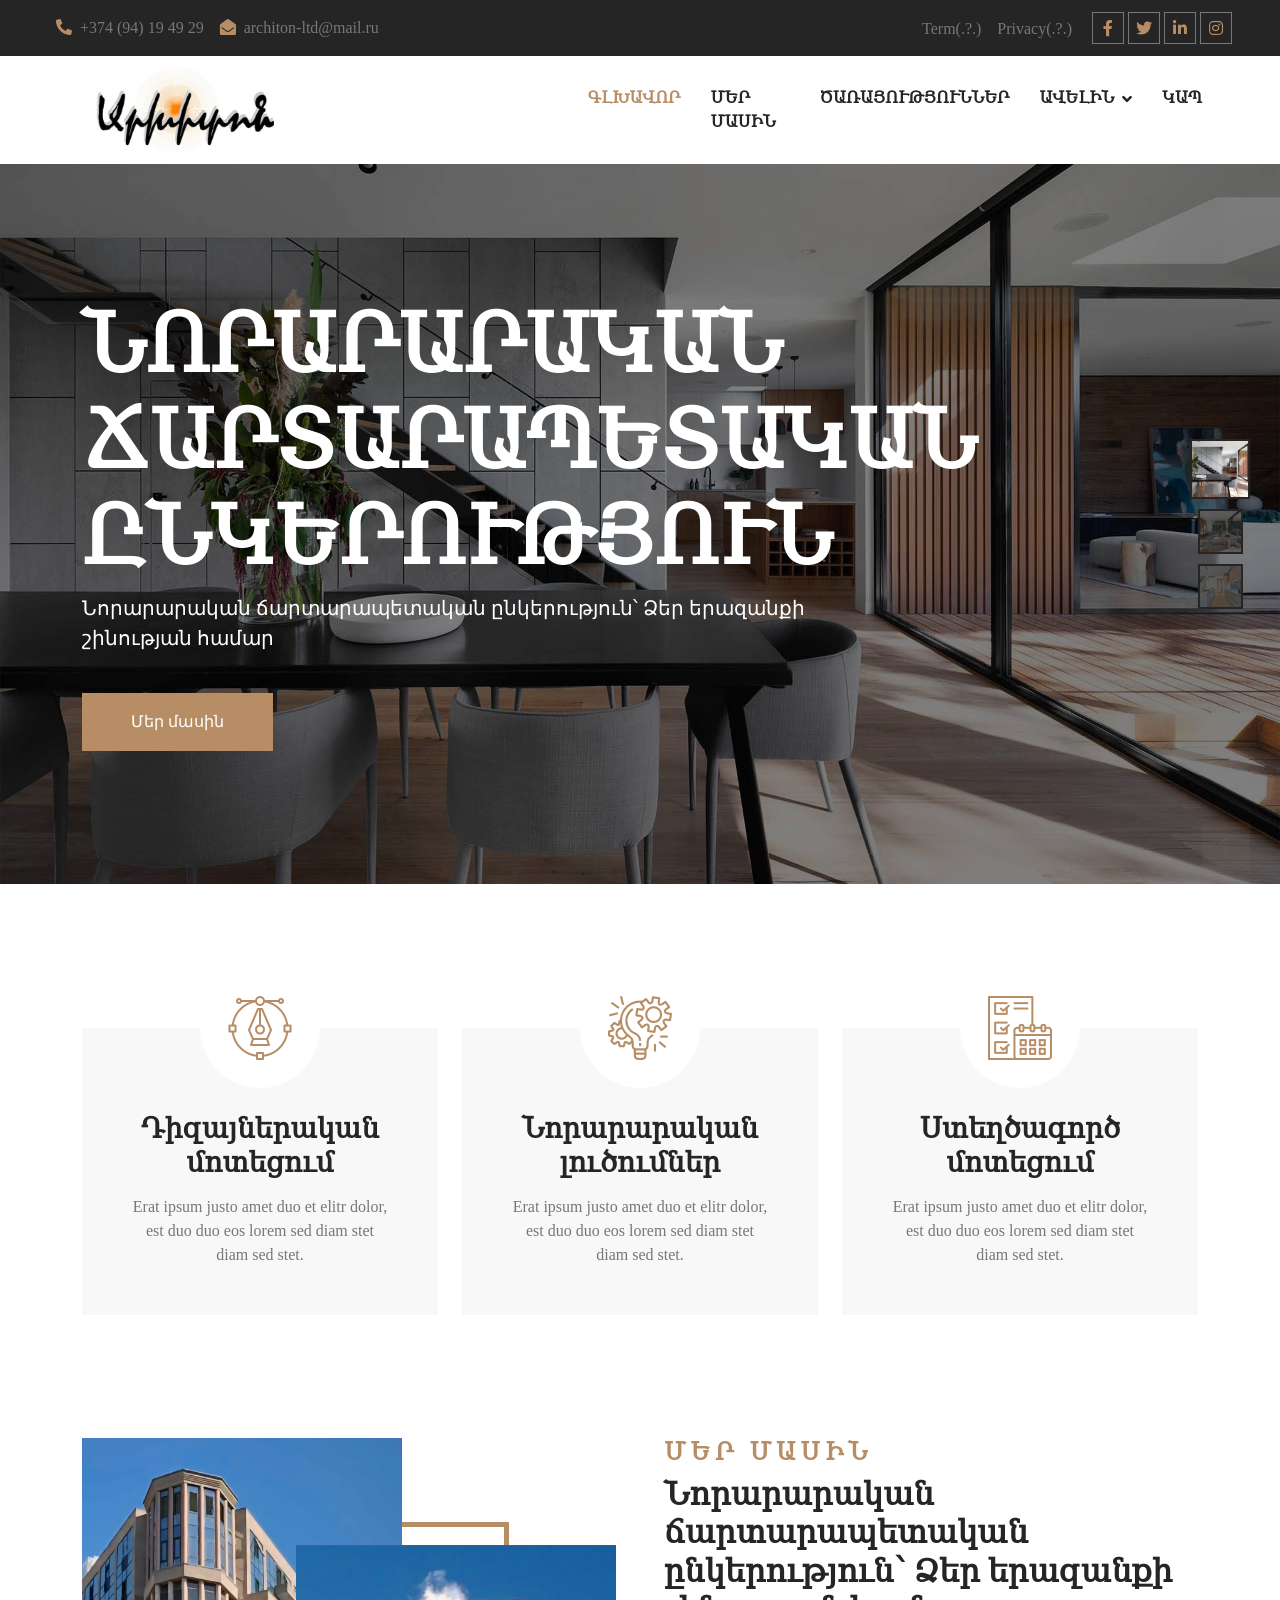
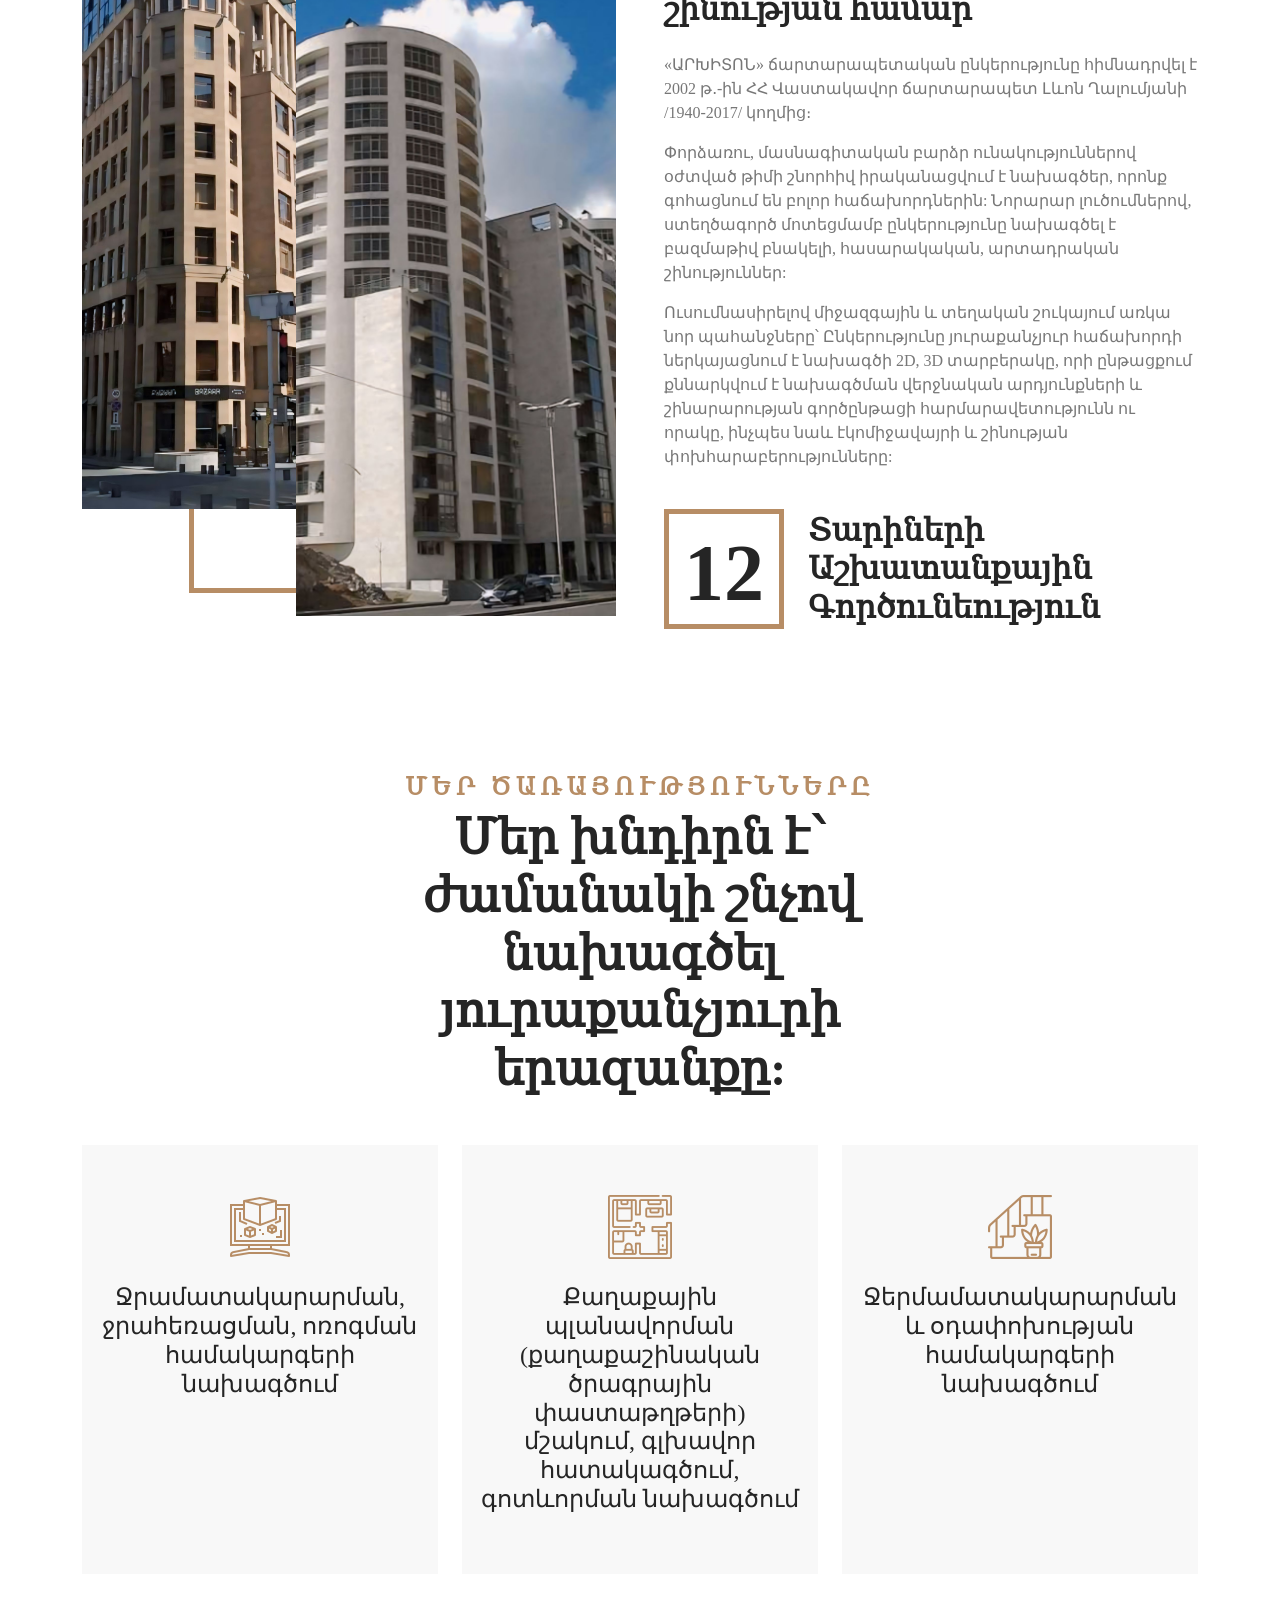
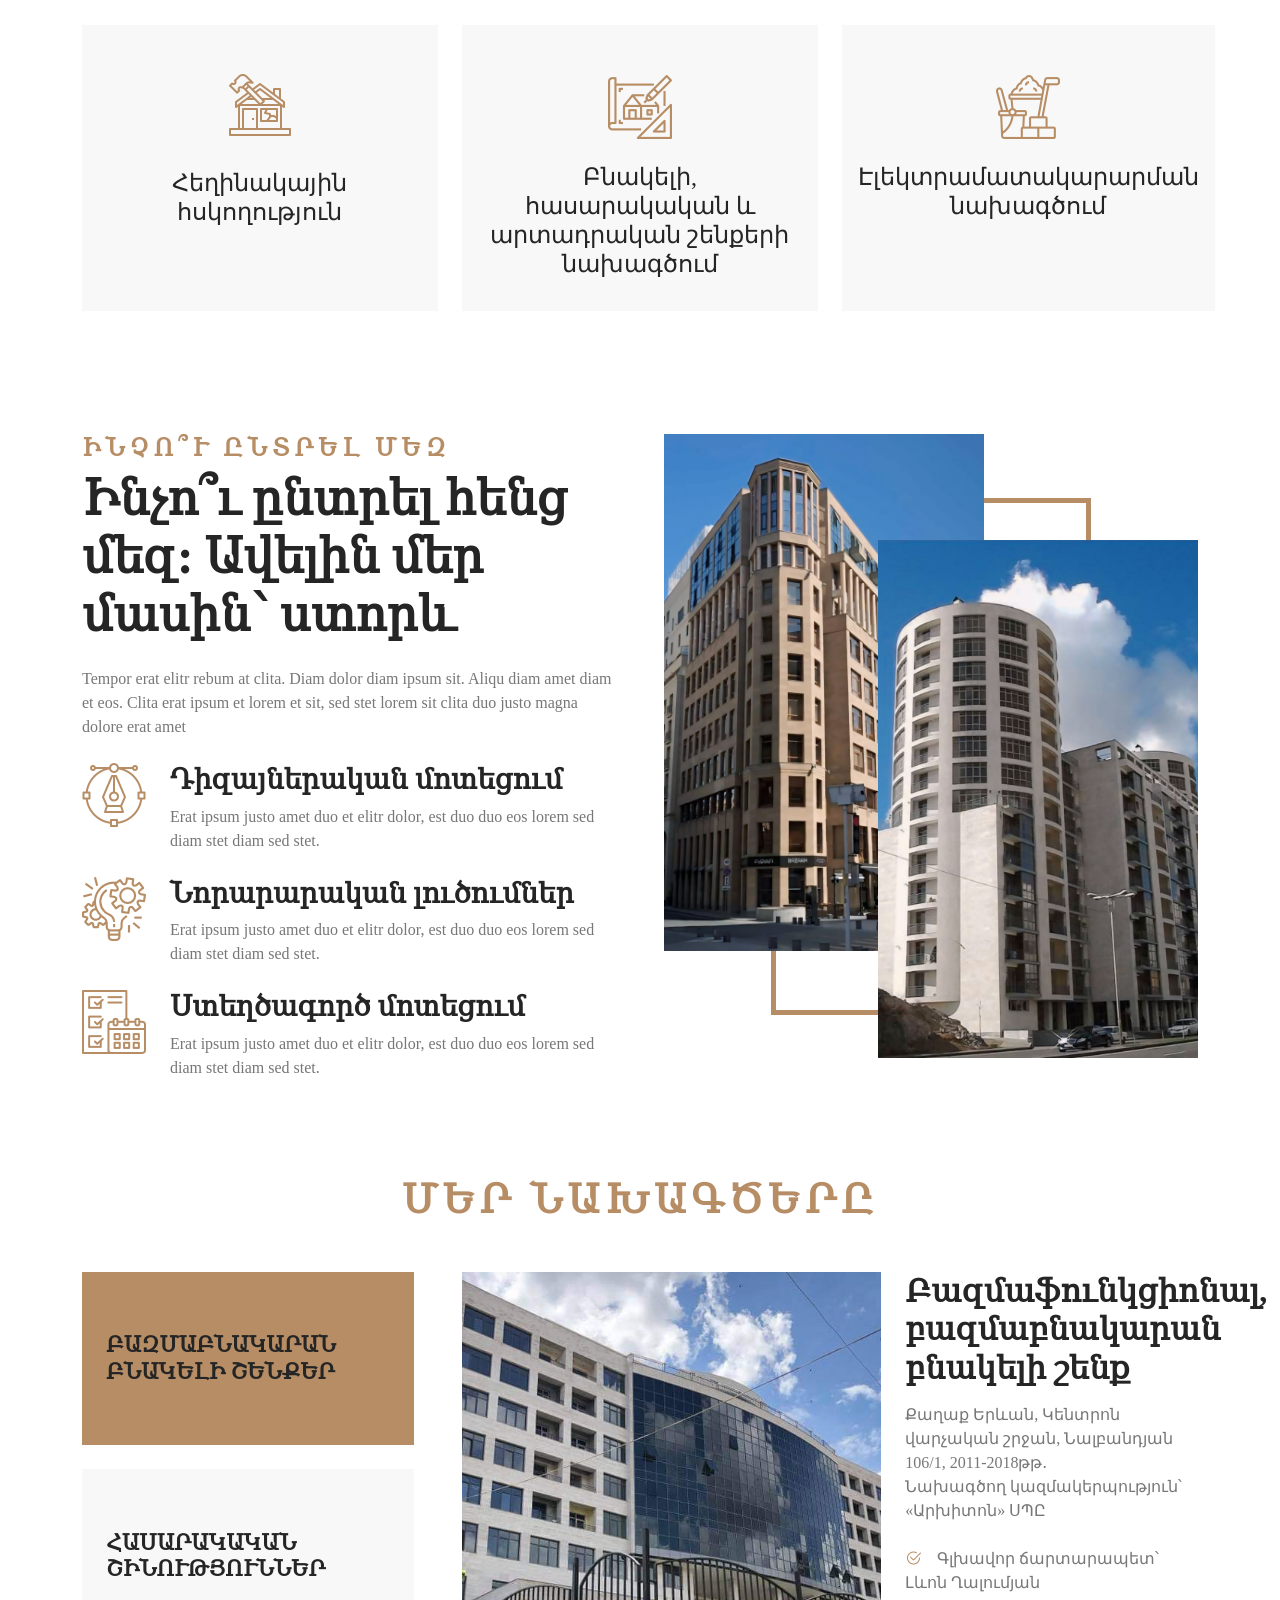
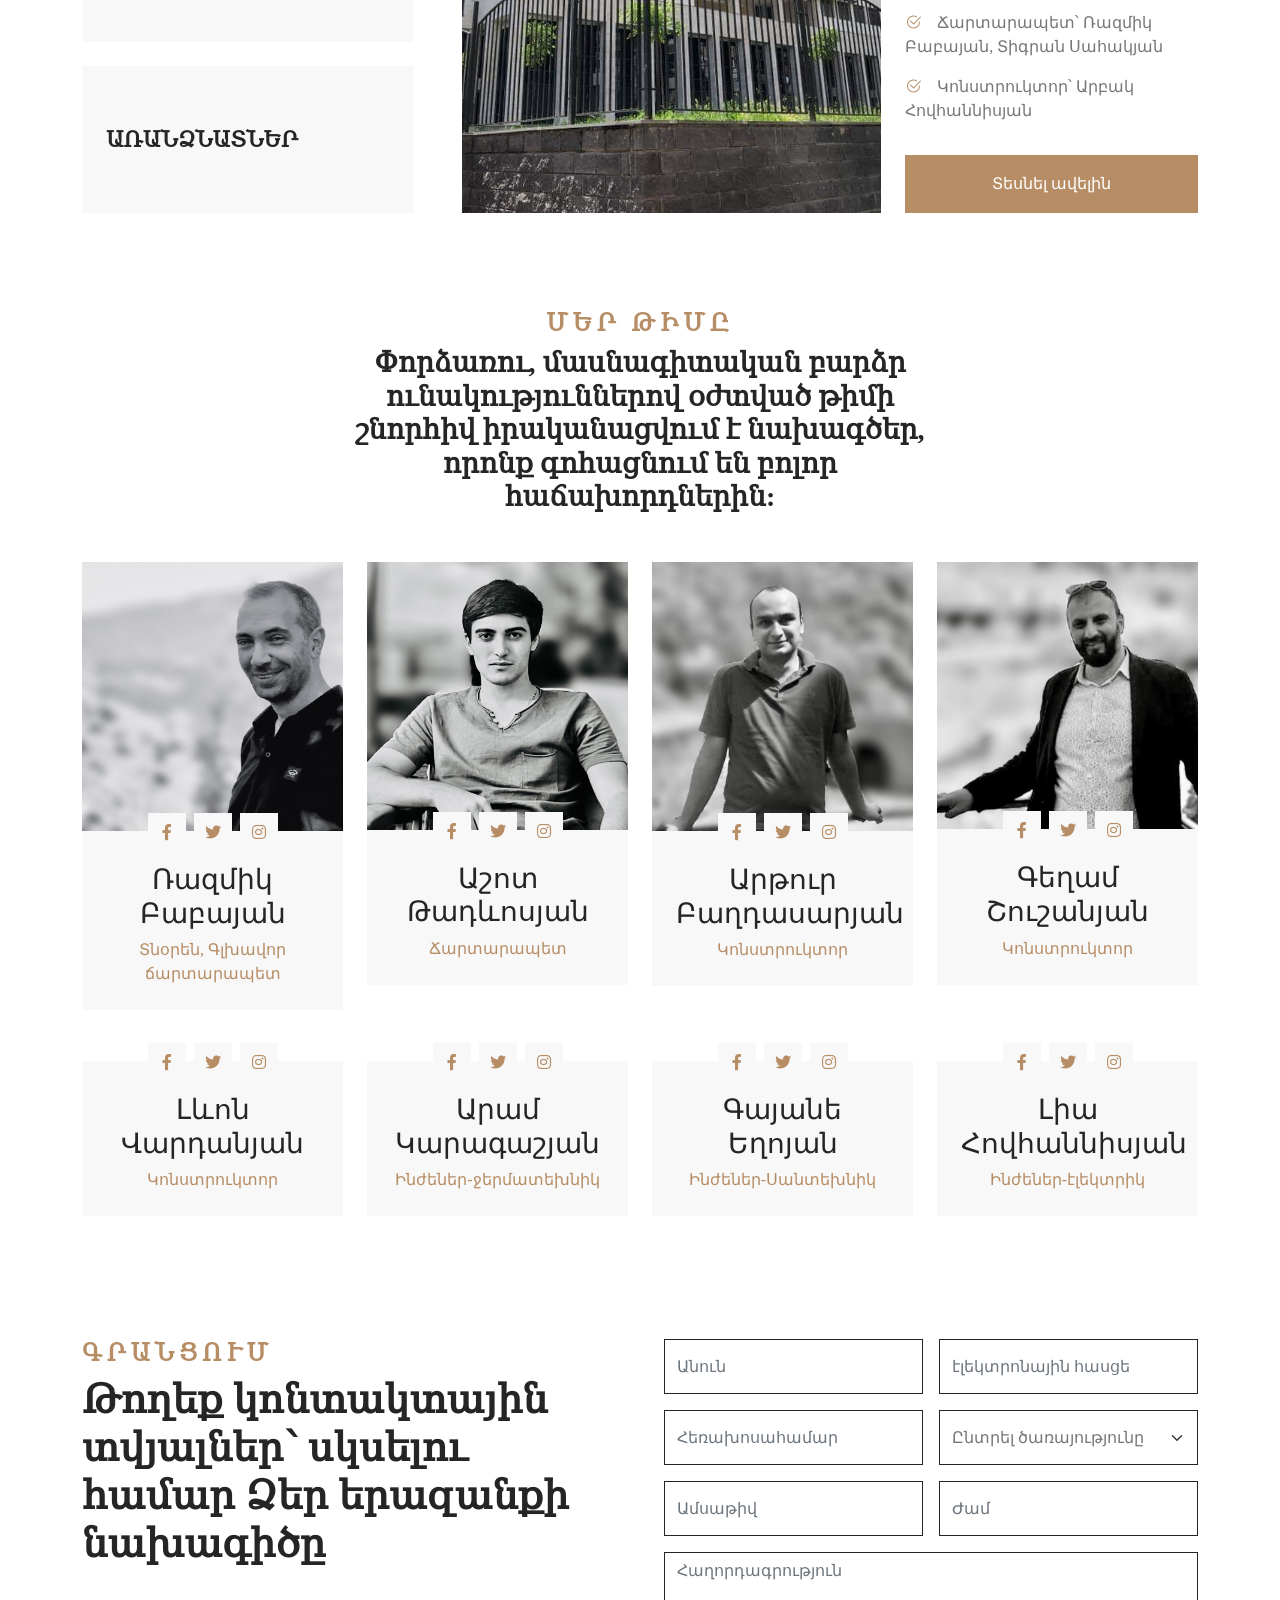
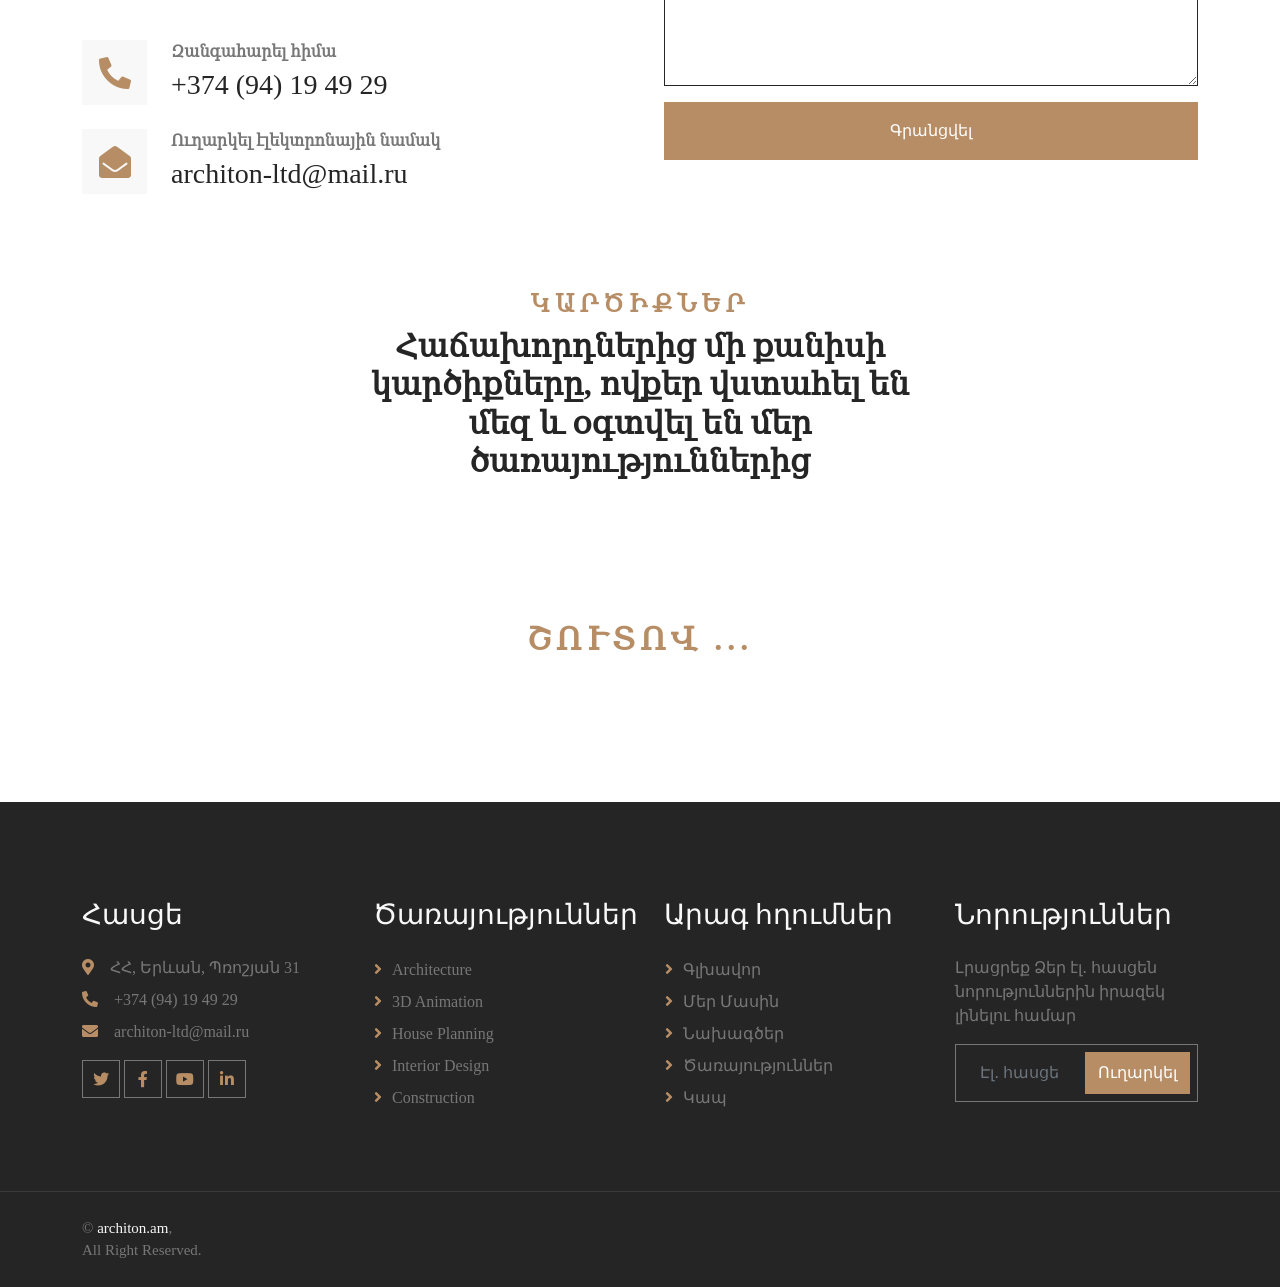
<file: index.html>
<!DOCTYPE html>
<html lang="en">

<head>
    <meta charset="utf-8">
    <title>Արխիտոն Ճարտարապետական արվեստանոց</title>
    <link rel="icon" href="realimg/architonFinalLogo.jpg">
    <meta content="width=device-width, initial-scale=1.0" name="viewport">
    <meta content="" name="keywords">
    <meta content="" name="description">

    <!-- Favicon -->
    <link href="img/favicon.ico" rel="icon">

    <!-- Google Web Fonts -->
    <link rel="preconnect" href="https://fonts.googleapis.com">
    <link rel="preconnect" href="https://fonts.gstatic.com" crossorigin>
    <link
        href="https://fonts.googleapis.com/css2?family=Open+Sans:wght@400;500;600&family=Teko:wght@400;500;600&display=swap"
        rel="stylesheet">

    <!-- Icon Font Stylesheet -->
    <link href="https://cdnjs.cloudflare.com/ajax/libs/font-awesome/5.10.0/css/all.min.css" rel="stylesheet">
    <link href="https://cdn.jsdelivr.net/npm/bootstrap-icons@1.4.1/font/bootstrap-icons.css" rel="stylesheet">

    <!-- Libraries Stylesheet -->
    <link href="lib/animate/animate.min.css" rel="stylesheet">
    <link href="lib/owlcarousel/assets/owl.carousel.min.css" rel="stylesheet">
    <link href="lib/tempusdominus/css/tempusdominus-bootstrap-4.min.css" rel="stylesheet" />

    <!-- Customized Bootstrap Stylesheet -->
    <link href="css/bootstrap.min.css" rel="stylesheet">

    <!-- Template Stylesheet -->
    <link href="css/style.css" rel="stylesheet">
</head>

<body>
    <!-- Spinner Start -->
    <div id="spinner"
        class="show bg-white position-fixed translate-middle w-100 vh-100 top-50 start-50 d-flex align-items-center justify-content-center">
        <div class="spinner-border position-relative text-primary" style="width: 6rem; height: 6rem;" role="status">
        </div>
        <img class="position-absolute top-50 start-50 translate-middle" src="img/icons/icon-1.png" alt="Icon">
    </div>
    <!-- Spinner End -->


    <!-- Topbar Start -->
    <div class="container-fluid bg-dark p-0 wow fadeIn" data-wow-delay="0.1s">
        <div class="row gx-0 d-none d-lg-flex">
            <div class="col-lg-7 px-5 text-start">
                <div class="h-100 d-inline-flex align-items-center py-3 me-3">
                    <a class="text-body px-2" href="tel:+0123456789"><i
                            class="fa fa-phone-alt text-primary me-2"></i>+374 (94) 19 49 29</a>
                    <a class="text-body px-2" href="mailto:info@example.com"><i
                            class="fa fa-envelope-open text-primary me-2"></i>architon-ltd@mail.ru</a>
                </div>
            </div>
            <div class="col-lg-5 px-5 text-end">
                <div class="h-100 d-inline-flex align-items-center py-3 me-2">
                    <a class="text-body px-2" href="">Term(.?.)</a>
                    <a class="text-body px-2" href="">Privacy(.?.)</a>
                </div>
                <div class="h-100 d-inline-flex align-items-center">
                    <a class="btn btn-sm-square btn-outline-body me-1" href=""><i class="fab fa-facebook-f"></i></a>
                    <a class="btn btn-sm-square btn-outline-body me-1" href=""><i class="fab fa-twitter"></i></a>
                    <a class="btn btn-sm-square btn-outline-body me-1" href=""><i class="fab fa-linkedin-in"></i></a>
                    <a class="btn btn-sm-square btn-outline-body me-0" href=""><i class="fab fa-instagram"></i></a>
                </div>
            </div>
        </div>
    </div>
    <!-- Topbar End -->


    <!-- Navbar Start -->
    <nav class="navbar navbar-expand-lg bg-white navbar-light sticky-top py-lg-0 px-lg-5 wow fadeIn"
        data-wow-delay="0.1s">
        <a href="index.html" class="firstNavAdapt navbar-brand ms-4 ms-lg-0">
            <div class="w-50 ">

                <img class="ms-5" style="width:68%;" src="realimg/architonFinalLogo.jpg" alt="Icon">

            </div>
        </a>
        <button type="button" class="navbar-toggler me-4" data-bs-toggle="collapse" data-bs-target="#navbarCollapse">
            <span class="navbar-toggler-icon"></span>
        </button>
        <div class="collapse navbar-collapse" id="navbarCollapse">
            <div class="navbar-nav ms-auto p-4 p-lg-0">
                <a href="index.html" class="nav-item nav-link active"><b>Գլխավոր</b></a>
                <a href="about.html" class="nav-item nav-link"><b>Մեր մասին</b></a>
                <a href="service.html" class="nav-item nav-link"><b>Ծառայություններ</b></a>
                <div class="nav-item dropdown">
                    <a href="#" class="nav-link dropdown-toggle" data-bs-toggle="dropdown"><b>Ավելին</b></a>
                    <div class="dropdown-menu border-0 m-0">
                        <a href="feature.html" class="dropdown-item"><b>Առանձնահատկություններ</b></a>
                        <a href="project.html" class="dropdown-item"><b>Նախագծեր</b></a>
                        <a href="team.html" class="dropdown-item"><b>Թիմ</b></a>
                        <a href="appointment.html" class="dropdown-item"><b>Գրանցում</b></a>
                        <!-- <a href="testimonial.html" class="dropdown-item">Testimonial</a>
                        <a href="404.html" class="dropdown-item">404 Page</a> -->
                    </div>
                </div>
                <a href="contact.html" class="nav-item nav-link"><b>Կապ</b></a>
            </div>
            <!-- <a href="https://htmlcodex.com/architecture-html-template-pro" class="btn btn-primary py-2 px-4 d-none d-lg-block">Pro Version</a> -->
        </div>
    </nav>
    <!-- Navbar End -->


    <!-- Carousel Start -->
    <div class="container-fluid p-0 pb-5 wow fadeIn" data-wow-delay="0.1s">
        <div class="owl-carousel main-carousel position-relative">
            <div class="owl-carousel-item position-relative" data-dot="<img src='img/carousel-1.jpg'>">
                <img class="img-fluid" src="img/carousel-1.jpg" alt="">
                <div class="owl-carousel-inner">
                    <div class="container">
                        <div class="row justify-content-start">
                            <div class="col-10 col-lg-8">
                                <h2 class="display-1 text-white animated slideInDown">ՆՈՐԱՐԱՐԱԿԱՆ ՃԱՐՏԱՐԱՊԵՏԱԿԱՆ
                                    ԸՆԿԵՐՈՒԹՅՈՒՆ </h2>
                                <p class="fs-5 fw-medium text-white mb-4 pb-3">Նորարարական ճարտարապետական ընկերություն՝
                                    Ձեր երազանքի շինության համար</p>
                                <a href="about.html" class="btn btn-primary py-3 px-5 animated slideInLeft">Մեր
                                    մասին</a>
                            </div>
                        </div>
                    </div>
                </div>
            </div>
            <div class="owl-carousel-item position-relative" data-dot="<img src='img/carousel-2.jpg'>">
                <img class="img-fluid" src="img/carousel-2.jpg" alt="">
                <div class="owl-carousel-inner">
                    <div class="container">
                        <div class="row justify-content-start">
                            <div class="col-10 col-lg-8">
                                <h2 class="display-1 text-white animated slideInDown">ՆՈՐԱՐԱՐԱԿԱՆ ՃԱՐՏԱՐԱՊԵՏԱԿԱՆ
                                    ԸՆԿԵՐՈՒԹՅՈՒՆ </h2>
                                <p class="fs-5 fw-medium text-white mb-4 pb-3">Նորարարական ճարտարապետական ընկերություն՝
                                    Ձեր երազանքի շինության համար</p>
                                <a href="about.html" class="btn btn-primary py-3 px-5 animated slideInLeft">Մեր
                                    մասին</a>
                            </div>

                        </div>
                    </div>
                </div>
            </div>
            <div class="owl-carousel-item position-relative" data-dot="<img src='img/carousel-3.jpg'>">
                <img class="img-fluid" src="img/carousel-3.jpg" alt="">
                <div class="owl-carousel-inner">
                    <div class="container">
                        <div class="row justify-content-start">
                            <div class="col-10 col-lg-8">
                                <h2 class="display-1 text-white animated slideInDown">ՆՈՐԱՐԱՐԱԿԱՆ ՃԱՐՏԱՐԱՊԵՏԱԿԱՆ
                                    ԸՆԿԵՐՈՒԹՅՈՒՆ </h2>
                                <p class="fs-5 fw-medium text-white mb-4 pb-3">Նորարարական ճարտարապետական ընկերություն՝
                                    Ձեր երազանքի շինության համար</p>
                                <a href="about.html" class="btn btn-primary py-3 px-5 animated slideInLeft">Մեր
                                    մասին</a>
                            </div>

                        </div>
                    </div>
                </div>
            </div>
        </div>
    </div>
    <!-- Carousel End -->


    <!-- Facts Start -->
    <div class="container-xxl py-5">
        <div class="container pt-5">
            <div class="row g-4">
                <div class="col-lg-4 col-md-6 wow fadeInUp" data-wow-delay="0.1s">
                    <div class="fact-item text-center bg-light h-100 p-5 pt-0">
                        <div class="fact-icon">
                            <img src="img/icons/icon-2.png" alt="Icon">
                        </div>
                        <h3 class="mb-3"><b>Դիզայներական մոտեցում</b></h3>
                        <p class="mb-0">Erat ipsum justo amet duo et elitr dolor, est duo duo eos lorem sed diam stet
                            diam sed stet.</p>
                    </div>
                </div>
                <div class="col-lg-4 col-md-6 wow fadeInUp" data-wow-delay="0.3s">
                    <div class="fact-item text-center bg-light h-100 p-5 pt-0">
                        <div class="fact-icon">
                            <img src="img/icons/icon-3.png" alt="Icon">
                        </div>
                        <h3 class="mb-3"><b>Նորարարական լուծումներ</b></h3>
                        <p class="mb-0">Erat ipsum justo amet duo et elitr dolor, est duo duo eos lorem sed diam stet
                            diam sed stet.</p>
                    </div>
                </div>
                <div class="col-lg-4 col-md-6 wow fadeInUp" data-wow-delay="0.5s">
                    <div class="fact-item text-center bg-light h-100 p-5 pt-0">
                        <div class="fact-icon">
                            <img src="img/icons/icon-4.png" alt="Icon">
                        </div>
                        <h3 class="mb-3"><b>Ստեղծագործ մոտեցում</b></h3>
                        <p class="mb-0">Erat ipsum justo amet duo et elitr dolor, est duo duo eos lorem sed diam stet
                            diam sed stet.</p>
                    </div>
                </div>
            </div>
        </div>
    </div>
    <!-- Facts End -->



    <!-- About Start -->
    <div class="container-xxl py-5">
        <div class="container">
            <div class="row g-5">
                <div class="col-lg-6 wow fadeIn" data-wow-delay="0.1s">
                    <div class="about-img">
                        <img class="img-fluid" src="realimg/homePic4.jpg" alt="">
                        <img class="img-fluid" src="realimg/homePic2.jpg" alt="">
                    </div>
                </div>
                <div class="col-lg-6 wow fadeIn" data-wow-delay="0.5s">
                    <h4 class="section-title"><b>ՄԵՐ ՄԱՍԻՆ</b></h4>
                    <h1 class="display-5 mb-4 fs-2">Նորարարական ճարտարապետական ընկերություն՝ Ձեր երազանքի շինության
                        համար</h1>
                    <p>«ԱՐԽԻՏՈՆ» ճարտարապետական ընկերությունը հիմնադրվել է 2002 թ․-ին ՀՀ Վաստակավոր ճարտարապետ Լևոն
                        Ղալումյանի /1940-2017/ կողմից։
                    </p>
                    <p>Փորձառու, մասնագիտական բարձր ունակություններով օժտված թիմի շնորհիվ իրականացվում է նախագծեր, որոնք
                        գոհացնում են բոլոր հաճախորդներին: Նորարար լուծումներով, ստեղծագործ մոտեցմամբ ընկերությունը
                        նախագծել է բազմաթիվ բնակելի, հասարակական, արտադրական շինություններ: </p>
                    <p>Ուսումնասիրելով միջազգային և տեղական շուկայում առկա նոր պահանջները՝ Ընկերությունը յուրաքանչյուր
                        հաճախորդի ներկայացնում է նախագծի 2D, 3D տարբերակը, որի ընթացքում քննարկվում է նախագծման
                        վերջնական արդյունքների և շինարարության գործընթացի հարմարավետությունն ու որակը, ինչպես նաև
                        էկոմիջավայրի և շինության փոխհարաբերությունները: </p>
                    <br>
                    <div class="d-flex align-items-center mb-5">
                        <div class="d-flex flex-shrink-0 align-items-center justify-content-center border border-5 border-primary"
                            style="width: 120px; height: 120px;">
                            <h2 class="display-1 mb-n2" data-toggle="counter-up">22</h>
                        </div>
                        <div class="ps-4">
                            <h2 class="mb-0">Տարիների</h2>
                            <h2 class="mb-0">Աշխատանքային</h2>
                            <h2 class="mb-0">Գործունեություն</h2>
                        </div>
                    </div>
                    <!-- <a class="btn btn-primary py-3 px-5" href="">Read More</a> -->
                </div>
            </div>
        </div>
    </div>
    <!-- About End -->


    <!-- Service Start -->
    <div class="container-xxl py-5">
        <div class="container">
            <div class="text-center mx-auto mb-5 wow fadeInUp" data-wow-delay="0.1s" style="max-width: 600px;">
                <h4 class="section-title"><b>ՄԵՐ ԾԱՌԱՅՈՒԹՅՈՒՆՆԵՐԸ</b></h4>
                <h2 class="display-5 mb-4">Մեր խնդիրն է՝ ժամանակի շնչով նախագծել յուրաքանչյուրի երազանքը:
                </h2>
            </div>
            <div class="row g-4">
                <!-- 1 -->
                <div class="col-lg-4 col-md-6 wow fadeInUp" data-wow-delay="0.5s">
                    <div class="service-item d-flex position-relative text-center h-100">
                        <img class="bg-img" src="img/service-2.jpg" alt="">
                        <div class="service-text ppp">
                            <img class="mb-4" src="img/icons/icon-6.png" alt="Icon">
                            <h4 class="mb-3">Ջրամատակարարման, ջրահեռացման, ոռոգման համակարգերի նախագծում
                            </h4>
                            <!-- <p class="mb-4">Erat ipsum justo amet duo et elitr dolor, est duo duo eos lorem sed diam stet diam sed stet.</p> -->
                            <!-- <a class="btn" href=""><i class="fa fa-plus text-primary me-3"></i>Read More</a> -->
                        </div>
                    </div>
                </div>

                <!-- 2 -->
                <div class="col-lg-4 col-md-6 wow fadeInUp" data-wow-delay="0.3s">
                    <div class="service-item d-flex position-relative text-center h-100">
                        <img class="bg-img" src="img/service-3.jpg" alt="">
                        <div class="service-text ppp">
                            <img class="mb-4" src="img/icons/icon-7.png" alt="Icon">
                            <h4 class="mb-3">Քաղաքային պլանավորման (քաղաքաշինական ծրագրային փաստաթղթերի) մշակում,
                                գլխավոր հատակագծում, գոտևորման նախագծում
                                 </h4>
                            <!-- <p class="mb-4">Erat ipsum justo amet duo et elitr dolor, est duo duo eos lorem sed diam stet diam sed stet.</p> -->
                            <!-- <a class="btn" href=""><i class="fa fa-plus text-primary me-3"></i>Read More</a> -->
                        </div>
                    </div>
                </div>
                <!-- 3 -->

                <div class="col-lg-4 col-md-6 wow fadeInUp" data-wow-delay="0.3s">
                    <div class=" service-item d-flex position-relative text-center h-100">
                        <img class="bg-img" src="img/service-4.jpg" alt="">
                        <div class="box3 service-text ppp">
                            <img class="mb-4" src="img/icons/icon-8.png" alt="Icon">
                            <h4 class="mb-3">Ջերմամատակարարման և օդափոխության համակարգերի նախագծում
                            </h4>
                            <!-- <p class="mb-4">Erat ipsum justo amet duo et elitr dolor, est duo duo eos lorem sed diam stet diam sed stet.</p> -->
                            <!-- <a class="btn" href=""><i class="fa fa-plus text-primary me-3"></i>Read More</a> -->
                        </div>
                    </div>
                </div>
                <!-- 4 -->

                <div class="col-lg-4 col-md-6 wow fadeInUp" data-wow-delay="0.5s">
                    <div class=" service-item d-flex position-relative text-center h-100">
                        <img class="bg-img" src="img/service-5.jpg" alt="">
                        <div class="box4 service-text ppp">
                            <img class="mb-4" src="img/icons/icon-9.png" alt="Icon">
                            <h4 class="mb-3 p-2 abcde">Հեղինակային հսկողություն </h4>
                            <!-- <p class="mb-4">Erat ipsum justo amet duo et elitr dolor, est duo duo eos lorem sed diam stet diam sed stet.</p> -->
                            <!-- <a class="btn" href=""><i class="fa fa-plus text-primary me-3"></i>Read More</a> -->
                        </div>
                    </div>
                </div>
                <!-- 5 -->
                <div class="col-lg-4 col-md-6 wow fadeInUp" data-wow-delay="0.1s">
                    <div class="service-item d-flex position-relative text-center h-100">
                        <img class="bg-img" src="img/service-1.jpg" alt="">
                        <div class="service-text ppp">
                            <img class="mb-4" src="img/icons/icon-5.png" alt="Icon">
                            <h4 class="mb-3">Բնակելի,<br>հասարակական և արտադրական շենքերի նախագծում
                            </h4>
                            <!-- <p class="mb-4">Erat ipsum justo amet duo et elitr dolor, est duo duo eos lorem sed diam stet diam sed stet.</p> -->
                            <!-- <a class="btn" href=""><i class="fa fa-plus text-primary me-3"></i>Read More</a> -->
                        </div>
                    </div>
                </div>
                <!-- 6 -->
                <div class="col-lg-4 col-md-6 wow fadeInUp" data-wow-delay="0.1s">
                    <div class="service-item d-flex position-relative text-center h-100">
                        <img class="bg-img" src="img/service-6.jpg" alt="">
                        <div class="box6 service-text ppp">
                            <img class="mb-4" src="img/icons/icon-10.png" alt="Icon">
                            <h4 class="mb-3 abcd">Էլեկտրամատակարարման նախագծում</h4>
                            <!-- <p class="mb-4">Erat ipsum justo amet duo et elitr dolor, est duo duo eos lorem sed diam stet diam sed stet.</p> -->
                            <!-- <a class="btn" href=""><i class="fa fa-plus text-primary me-3"></i>Read More</a> -->
                        </div>
                    </div>
                </div>

            </div>
        </div>
    </div>
    <!-- Service End -->

    <!-- Feature Start -->
    <div class="container-xxl py-5">
        <div class="container">
            <div class="row g-5">
                <div class="col-lg-6 wow fadeInUp" data-wow-delay="0.1s">
                    <h4 class="section-title"><b>ԻՆՉՈ՞Ւ ԸՆՏՐԵԼ ՄԵԶ</b></h4>
                    <h1 class="display-5 mb-4">Ինչո՞ւ ընտրել հենց մեզ։ Ավելին մեր մասին՝ ստորև</h1>
                    <p class="mb-4">Tempor erat elitr rebum at clita. Diam dolor diam ipsum sit. Aliqu diam amet diam et
                        eos. Clita erat ipsum et lorem et sit, sed stet lorem sit clita duo justo magna dolore erat amet
                    </p>
                    <div class="row g-4">
                        <div class="col-12">
                            <div class="d-flex align-items-start">
                                <img class="flex-shrink-0" src="img/icons/icon-2.png" alt="Icon">
                                <div class="ms-4">
                                    <h3><b>Դիզայներական մոտեցում</b></h3>
                                    <p class="mb-0">Erat ipsum justo amet duo et elitr dolor, est duo duo eos lorem sed
                                        diam stet diam sed stet.</p>
                                </div>
                            </div>
                        </div>
                        <div class="col-12">
                            <div class="d-flex align-items-start">
                                <img class="flex-shrink-0" src="img/icons/icon-3.png" alt="Icon">
                                <div class="ms-4">
                                    <h3><b>Նորարարական լուծումներ</b></h3>
                                    <p class="mb-0">Erat ipsum justo amet duo et elitr dolor, est duo duo eos lorem sed
                                        diam stet diam sed stet.</p>
                                </div>
                            </div>
                        </div>
                        <div class="col-12">
                            <div class="d-flex align-items-start">
                                <img class="flex-shrink-0" src="img/icons/icon-4.png" alt="Icon">
                                <div class="ms-4">
                                    <h3><b>Ստեղծագործ մոտեցում</b></h3>
                                    <p class="mb-0">Erat ipsum justo amet duo et elitr dolor, est duo duo eos lorem sed
                                        diam stet diam sed stet.</p>
                                </div>
                            </div>
                        </div>
                    </div>
                </div>
                <div class="col-lg-6 wow fadeInUp" data-wow-delay="0.5s">
                    <div class="feature-img">
                        <img class="img-fluid" src="realimg/homePic4.jpg" alt="">
                        <img class="img-fluid" src="realimg/homePic2.jpg" alt="">
                    </div>
                </div>
            </div>
        </div>
    </div>
    <!-- Feature End -->


    <!-- Project Start -->
    <div class="container-xxl project py-5">
        <div class="container">

            <div class="text-center mx-auto mb-5 wow fadeInUp" data-wow-delay="0.1s" style="max-width: 600px;">
                <h4 class="section-title fs-1"><b>Մեր Նախագծերը</b></h4>
                <!-- <h1 class="display-5 mb-4">Visit Our Latest Projects And Our Innovative Works</h1> -->
            </div>

            <div class="row g-4 wow fadeInUp" data-wow-delay="0.3s">
                <div class="col-lg-4">
                    <div class="nav nav-pills d-flex justify-content-center ali w-100 h-100 me-4">

                        <button class="nav-link w-100 d-flex align-items-center text-start p-4 mb-4 active"
                            data-bs-toggle="pill" data-bs-target="#tab-pane-1" type="button">
                            <h2 class="m-0">ԲԱԶՄԱԲՆԱԿԱՐԱՆ ԲՆԱԿԵԼԻ ՇԵՆՔԵՐ</h2>
                        </button>

                        <button class="nav-link w-100 d-flex align-items-center text-start p-4 mb-4"
                            data-bs-toggle="pill" data-bs-target="#tab-pane-2" type="button">
                            <h2 class="m-0">ՀԱՍԱՐԱԿԱԿԱՆ ՇԻՆՈՒԹՅՈՒՆՆԵՐ</h2>
                        </button>

                        <button class="nav-link w-100 d-flex align-items-center text-start p-4 mb-0"
                            data-bs-toggle="pill" data-bs-target="#tab-pane-3" type="button">
                            <h2 class="m-0">ԱՌԱՆՁՆԱՏՆԵՐ</h2>
                        </button>
                    </div>
                </div>

                <div class="col-lg-8">
                    <div class="tab-content w-100">

                        <div class="tab-pane fade show active" id="tab-pane-1">
                            <div class="row g-4">
                                <div class="col-md-7" style="min-height: 350px;">
                                    <div class="position-relative h-100">
                                        <img class="position-absolute img-fluid w-100 h-100" src="realimg/sc8.jpg"
                                            style="object-fit: cover;" alt="">
                                    </div>
                                </div>
                                <div class="col-md-5">
                                    <h2 class="mb-3">Բազմաֆունկցիոնալ, բազմաբնակարան բնակելի շենք </h2>
                                    <p class="mb-4">Քաղաք Երևան, Կենտրոն վարչական շրջան, Նալբանդյան 106/1, 2011-2018թթ․
                                        <br>
                                        Նախագծող կազմակերպություն՝ «Արխիտոն» ՍՊԸ
                                    </p>
                                    <p><i class="bi bi-check2-circle text-primary me-3"></i>Գլխավոր ճարտարապետ՝ Լևոն
                                        Ղալումյան
                                    </p>
                                    <p><i class="bi bi-check2-circle text-primary me-3"></i>Ճարտարապետ՝ Ռազմիկ Բաբայան,
                                        Տիգրան
                                        Սահակյան</p>
                                    <p><i class="bi bi-check2-circle text-primary me-3"></i>Կոնստրուկտոր՝ Արբակ
                                        Հովհաննիսյան
                                    </p>
                                    <a href="project.html" class="container btn btn-primary py-3 px-5 mt-3">Տեսնել
                                        ավելին</a>

                                </div>
                            </div>

                        </div>

                        <div class="tab-pane fade" id="tab-pane-2">
                            <div class="row g-4">
                                <div class="col-md-7" style="min-height: 350px;">
                                    <div class="position-relative h-100">
                                        <img class="position-absolute img-fluid w-100 h-100" src="realimg/mor1.jpg"
                                            style="object-fit: cover;" alt="">
                                    </div>
                                </div>
                                <div class="col-md-5">
                                    <h2 class="mb-3">«Մորենա» ռեստորանային համալիր </h2>
                                    <p class="mb-4">Քաղաք Մասիս, 2022թ․
                                        Նախագծող կազմակերպություն՝ «Արխիտոն» ՍՊԸ</p>
                                    <p><i class="fa fa-circle text-primary me-3" s></i>Գլխավոր ճարտարապետ՝ Lorem
                                        ipsum dolor </p>
                                    <p><i class="fa fa-circle text-primary me-3"></i>Ճարտարապետներ՝ Lorem ipsum
                                        dolor</p>
                                    <p><i class="fa fa-circle text-primary me-3"></i>Կոնստրուկտոր՝ Lorem ipsum dolor
                                    </p>
                                    <br>
                                    <a href="project.html" class="container btn btn-primary py-3 px-5 mt-3">Տեսնել
                                        ավելին</a>


                                    <!-- <a href="" class="btn btn-primary py-3 px-5 mt-3">Read More</a> -->
                                </div>
                            </div>
                        </div>

                        <div class="tab-pane fade" id="tab-pane-3">
                            <div class="row g-4">
                                <div class="col-md-7" style="min-height: 350px;">
                                    <div class="position-relative h-100">
                                        <img class="position-absolute img-fluid w-100 h-100" src="realimg/bn-1.jpg"
                                            style="object-fit: cover;" alt="">
                                    </div>
                                </div>
                                <div class="col-md-5">
                                    <h2 class="mb-3">Անհատական բնակելի տուն </h2>
                                    <p class="mb-4">Քաղաք Երևան, lorem վարչական շրջան, lorem ipsum, 2000-2000թթ․ <br>
                                        Նախագծող կազմակերպություն՝ «Արխիտոն» ՍՊԸ</p>
                                    <p><i class="fa fa-circle text-primary me-3"></i>Գլխավոր ճարտարապետ՝ </p>

                                    <p><i class="fa fa-circle text-primary me-3"></i>Ճարտարապետ՝ </p>
                                    <p><i class="fa fa-circle text-primary me-3"></i>Կոնստրուկտոր՝ </p>
                                    <br><br>
                                    <a href="project.html" class="container btn btn-primary py-3 px-5 mt-3">Տեսնել
                                        ավելին</a>
                                </div>
                            </div>
                        </div>

                    </div>
                </div>
            </div>
        </div>


    </div>
    <!-- Project End -->


    <!-- Team Start -->
    <div class="container-xxl py-5">
        <div class="container">
            <div class="text-center mx-auto mb-5 wow fadeInUp" data-wow-delay="0.1s" style="max-width: 600px;">
                <h4 class="section-title"><b> Մեր թիմը </b></h4>
                <h2 class="display-5 mb-4 fs-3">Փորձառու, մասնագիտական բարձր ունակություններով օժտված թիմի շնորհիվ
                    իրականացվում է նախագծեր, որոնք գոհացնում են բոլոր հաճախորդներին: </h2>
            </div>
            <div class="row g-0 team-items">
                <div class="col-lg-3 col-md-6 wow fadeInUp" data-wow-delay="0.1s">
                    <div class="team-item position-relative">
                        <div class="position-relative">
                            <img class="img-fluid" src="realimg/1r.jpg" alt="">
                            <div class="team-social text-center">
                                <a class="btn btn-square" href=""><i class="fab fa-facebook-f"></i></a>
                                <a class="btn btn-square" href=""><i class="fab fa-twitter"></i></a>
                                <a class="btn btn-square" href=""><i class="fab fa-instagram"></i></a>
                            </div>
                        </div>
                        <div class="bg-light text-center p-4">
                            <h3 class="mt-2">Ռազմիկ Բաբայան</h3>
                            <span class="text-primary">Տնօրեն, Գլխավոր ճարտարապետ</span>
                        </div>
                    </div>
                </div>
                <div class="col-lg-3 col-md-6 wow fadeInUp" data-wow-delay="0.2s">
                    <div class="team-item position-relative">
                        <div class="position-relative">
                            <img class="img-fluid" src="realimg/2a.jpg" alt="">
                            <div class="team-social text-center">
                                <a class="btn btn-square" href=""><i class="fab fa-facebook-f"></i></a>
                                <a class="btn btn-square" href=""><i class="fab fa-twitter"></i></a>
                                <a class="btn btn-square" href=""><i class="fab fa-instagram"></i></a>
                            </div>
                        </div>
                        <div class="bg-light text-center p-4">
                            <h3 class="mt-2">Աշոտ Թադևոսյան</h3>
                            <span class="text-primary">Ճարտարապետ</span>
                        </div>
                    </div>
                </div>
                <div class="col-lg-3 col-md-6 wow fadeInUp" data-wow-delay="0.3s">
                    <div class="team-item position-relative">
                        <div class="position-relative">
                            <img class="img-fluid" src="realimg/3a.jpg" alt="">
                            <div class="team-social text-center">
                                <a class="btn btn-square" href=""><i class="fab fa-facebook-f"></i></a>
                                <a class="btn btn-square" href=""><i class="fab fa-twitter"></i></a>
                                <a class="btn btn-square" href=""><i class="fab fa-instagram"></i></a>
                            </div>
                        </div>
                        <div class="bg-light text-center p-4">
                            <h3 class="mt-2">Արթուր Բաղդասարյան</h3>
                            <span class="text-primary">Կոնստրուկտոր</span>
                        </div>
                    </div>
                </div>
                <div class="col-lg-3 col-md-6 wow fadeInUp" data-wow-delay="0.4s">
                    <div class="team-item position-relative">
                        <div class="position-relative">
                            <img class="img-fluid" src="realimg/4g.jpg" alt="">
                            <div class="team-social text-center">
                                <a class="btn btn-square" href=""><i class="fab fa-facebook-f"></i></a>
                                <a class="btn btn-square" href=""><i class="fab fa-twitter"></i></a>
                                <a class="btn btn-square" href=""><i class="fab fa-instagram"></i></a>
                            </div>
                        </div>
                        <div class="bg-light text-center p-4">
                            <h3 class="mt-2">Գեղամ Շուշանյան</h3>
                            <span class="text-primary">Կոնստրուկտոր</span>
                        </div>
                    </div>
                </div>
                <div class="col-lg-3 col-md-6 wow fadeInUp" data-wow-delay="0.5s">
                    <div class="team-item position-relative">
                        <div class="position-relative">
                            <!-- <img class="img-fluid" src="img/team-2.jpg" alt=""> -->
                            <div class="team-social text-center">
                                <a class="btn btn-square" href=""><i class="fab fa-facebook-f"></i></a>
                                <a class="btn btn-square" href=""><i class="fab fa-twitter"></i></a>
                                <a class="btn btn-square" href=""><i class="fab fa-instagram"></i></a>
                            </div>
                        </div>
                        <div class="bg-light text-center p-4">
                            <h3 class="mt-2">Լևոն Վարդանյան</h3>
                            <span class="text-primary">Կոնստրուկտոր</span>
                        </div>
                    </div>
                </div>
                <div class="col-lg-3 col-md-6 wow fadeInUp" data-wow-delay="0.6s">
                    <div class="team-item position-relative">
                        <div class="position-relative">
                            <!-- <img class="img-fluid" src="img/team-3.jpg" alt=""> -->
                            <div class="team-social text-center">
                                <a class="btn btn-square" href=""><i class="fab fa-facebook-f"></i></a>
                                <a class="btn btn-square" href=""><i class="fab fa-twitter"></i></a>
                                <a class="btn btn-square" href=""><i class="fab fa-instagram"></i></a>
                            </div>
                        </div>
                        <div class="bg-light text-center p-4">
                            <h3 class="mt-2">Արամ Կարագաշյան</h3>
                            <span class="text-primary">Ինժեներ-ջերմատեխնիկ</span>
                        </div>
                    </div>
                </div>
                <div class="col-lg-3 col-md-6 wow fadeInUp" data-wow-delay="0.7s">
                    <div class="team-item position-relative">
                        <div class="position-relative">
                            <!-- <img class="img-fluid" src="img/team-4.jpg" alt=""> -->
                            <div class="team-social text-center">
                                <a class="btn btn-square" href=""><i class="fab fa-facebook-f"></i></a>
                                <a class="btn btn-square" href=""><i class="fab fa-twitter"></i></a>
                                <a class="btn btn-square" href=""><i class="fab fa-instagram"></i></a>
                            </div>
                        </div>
                        <div class="bg-light text-center p-4">
                            <h3 class="mt-2">Գայանե Եղոյան</h3>
                            <span class="text-primary">Ինժեներ-Սանտեխնիկ</span>
                        </div>
                    </div>
                </div>
                <div class="col-lg-3 col-md-6 wow fadeInUp" data-wow-delay="0.8s">
                    <div class="team-item position-relative">
                        <div class="position-relative">
                            <!-- <img class="img-fluid" src="img/team-1.jpg" alt=""> -->
                            <div class="team-social text-center">
                                <a class="btn btn-square" href=""><i class="fab fa-facebook-f"></i></a>
                                <a class="btn btn-square" href=""><i class="fab fa-twitter"></i></a>
                                <a class="btn btn-square" href=""><i class="fab fa-instagram"></i></a>
                            </div>
                        </div>
                        <div class="bg-light text-center p-4">
                            <h3 class="mt-2">Լիա Հովհաննիսյան</h3>
                            <span class="text-primary">Ինժեներ-էլեկտրիկ</span>
                        </div>
                    </div>
                </div>
            </div>
        </div>
    </div>
    <!-- Team End -->


    <!-- Appointment Start -->
    <div class="container-xxl py-5">
        <div class="container">
            <div class="row g-5">
                <div class="col-lg-6 wow fadeInUp" data-wow-delay="0.1s">
                    <h4 class="section-title"><b>Գրանցում</b></h4>
                    <h2 class="display-5 mb-4 fs-1">Թողեք կոնտակտային տվյալներ՝ սկսելու համար Ձեր երազանքի նախագիծը</h2>
                    <!-- <p class="mb-4">Tempor erat elitr rebum at clita. Diam dolor diam ipsum sit. Aliqu diam amet diam et eos. Clita erat ipsum et lorem et sit, sed stet lorem sit clita duo justo magna dolore erat amet</p>-->

                    <br> <br>

                    <div class="row g-4">
                        <div class="col-12">
                            <div class="d-flex">
                                <div class="d-flex flex-shrink-0 align-items-center justify-content-center bg-light"
                                    style="width: 65px; height: 65px;">
                                    <i class="fa fa-2x fa-phone-alt text-primary"></i>
                                </div>
                                <div class="ms-4">
                                    <p class="mb-1"><b>Զանգահարել հիմա</b></p>
                                    <h3 class="mb-0">+374 (94) 19 49 29</h3>
                                </div>
                            </div>
                        </div>
                        <div class="col-12">
                            <div class="d-flex">
                                <div class="d-flex flex-shrink-0 align-items-center justify-content-center bg-light"
                                    style="width: 65px; height: 65px;">
                                    <i class="fa fa-2x fa-envelope-open text-primary"></i>
                                </div>
                                <div class="ms-4">
                                    <p class="mb-1"><b>Ուղարկել էլեկտրոնային նամակ </b></p>
                                    <h3 class="mb-0">architon-ltd@mail.ru</h3>
                                </div>
                            </div>
                        </div>
                    </div>
                </div>
                <div class="col-lg-6 wow fadeInUp" data-wow-delay="0.5s">
                    <div class="row g-3">
                        <div class="col-12 col-sm-6">
                            <input type="text" class="form-control" placeholder="Անուն" style="height: 55px;">
                        </div>
                        <div class="col-12 col-sm-6">
                            <input type="email" class="form-control" placeholder="էլեկտրոնային հասցե"
                                style="height: 55px;">
                        </div>
                        <div class="col-12 col-sm-6">
                            <input type="tel" inputmode="numeric" class="form-control" placeholder="Հեռախոսահամար"
                                style="height: 55px;">
                        </div>
                        <div class="col-12 col-sm-6">
                            <select class="form-select" style="height: 55px;">
                                <option selected>Ընտրել ծառայությունը</option>
                                <option value="1">Բնակելի, հասարակական և արտադրական շենքերի նախագծում</option>
                                <option value="2">Քաղաքային պլանավորման (քաղաքաշինական ծրագրային փաստաթղթերի) մշակում,
                                    գլխավոր հատակագծում, գոտևորման նախագծում </option>
                                <option value="3">Ջրամատակարարման, ջրահեռացման, ոռոգման համակարգերի նախագծում</option>
                                <option value="4">Էլեկտրամատակարարման նախագծում</option>
                                <option value="5">Ջերմամատակարարման և օդափոխության համակարգերի նախագծում</option>
                                <option value="6">Հեղինակային հսկողություն</option>
                                <option value="6">Այլ</option>
                            </select>
                        </div>
                        <div class="col-12 col-sm-6">
                            <div class="date" id="date" data-target-input="nearest">
                                <input type="text" class="form-control datetimepicker-input" placeholder="Ամսաթիվ"
                                    data-target="#date" data-toggle="datetimepicker" style="height: 55px;">
                            </div>
                        </div>
                        <div class="col-12 col-sm-6">
                            <div class="time" id="time" data-target-input="nearest">
                                <input type="text" class="form-control datetimepicker-input" placeholder="Ժամ"
                                    data-target="#time" data-toggle="datetimepicker" style="height: 55px;">
                            </div>
                        </div>
                        <div class="col-12">
                            <textarea class="form-control" rows="5" placeholder="Հաղորդագրություն"></textarea>
                        </div>
                        <div class="col-12">
                            <button class="btn btn-primary w-100 py-3" type="submit">Գրանցվել</button>
                        </div>
                    </div>
                </div>
            </div>
        </div>
    </div>
    <!-- Appointment End -->


    <!-- Testimonial Start -->
    <div class="container-xxl py-5">
        <div class="container">
            <div class="text-center mx-auto mb-5 wow fadeInUp" data-wow-delay="0.1s" style="max-width: 600px;">
                <h4 class="section-title"><b>Կարծիքներ</b></h4>
                <h2 class="display-5 mb-4 fs-2">Հաճախորդներից մի քանիսի կարծիքները, ովքեր վստահել են մեզ և օգտվել են մեր
                    ծառայություններից
                    <br><br><br><br>
                    <h2 class="section-title"><b>ՇՈՒՏՈՎ ...</b></h2>
                </h2>
            </div>
            <!-- <div class="fs-5 m-auto" data-wow-delay="0.1s">ՇՈՒՏՈՎ</div> -->

            <!--  <div class="owl-carousel testimonial-carousel wow fadeInUp" data-wow-delay="0.1s">
                <div class="testimonial-item text-center" data-dot="<img class='img-fluid' src='img/testimonial-1.jpg' alt=''>">
                    <p class="fs-5">Clita clita tempor justo dolor ipsum amet kasd amet duo justo duo duo labore sed sed. Magna ut diam sit et amet stet eos sed clita erat magna elitr erat sit sit erat at rebum justo sea clita.</p>
                    <h3>Client Name</h3>
                    <span class="text-primary">Profession</span>
                </div>
                <div class="testimonial-item text-center" data-dot="<img class='img-fluid' src='img/testimonial-2.jpg' alt=''>">
                    <p class="fs-5">Clita clita tempor justo dolor ipsum amet kasd amet duo justo duo duo labore sed sed. Magna ut diam sit et amet stet eos sed clita erat magna elitr erat sit sit erat at rebum justo sea clita.</p>
                    <h3>Client Name</h3>
                    <span class="text-primary">Profession</span>
                </div>
                <div class="testimonial-item text-center" data-dot="<img class='img-fluid' src='img/testimonial-3.jpg' alt=''>">
                    <p class="fs-5">Clita clita tempor justo dolor ipsum amet kasd amet duo justo duo duo labore sed sed. Magna ut diam sit et amet stet eos sed clita erat magna elitr erat sit sit erat at rebum justo sea clita.</p>
                    <h3>Client Name</h3>
                    <span class="text-primary">Profession</span>
                </div>
            </div>  -->
        </div>
    </div>
    <!-- Testimonial End -->


    <!-- Footer Start -->
    <div class="container-fluid bg-dark text-body footer mt-5 pt-5 px-0 wow fadeIn" data-wow-delay="0.1s">
        <div class="container py-5">
            <div class="row g-5">
                <div class="col-lg-3 col-md-6">
                    <h3 class="text-light mb-4">Հասցե</h3>
                    <p class="mb-2"><i class="fa fa-map-marker-alt text-primary me-3"></i>ՀՀ, Երևան, Պռոշյան 31</p>
                    <p class="mb-2"><i class="fa fa-phone-alt text-primary me-3"></i>+374 (94) 19 49 29</p>
                    <p class="mb-2"><i class="fa fa-envelope text-primary me-3"></i>architon-ltd@mail.ru</p>
                    <div class="d-flex pt-2">
                        <a class="btn btn-square btn-outline-body me-1" href=""><i class="fab fa-twitter"></i></a>
                        <a class="btn btn-square btn-outline-body me-1" href=""><i class="fab fa-facebook-f"></i></a>
                        <a class="btn btn-square btn-outline-body me-1" href=""><i class="fab fa-youtube"></i></a>
                        <a class="btn btn-square btn-outline-body me-0" href=""><i class="fab fa-linkedin-in"></i></a>
                    </div>
                </div>
                <div class="col-lg-3 col-md-6">
                    <h3 class="text-light mb-4">Ծառայություններ</h3>
                    <a class="btn btn-link" href="">Architecture</a>
                    <a class="btn btn-link" href="">3D Animation</a>
                    <a class="btn btn-link" href="">House Planning</a>
                    <a class="btn btn-link" href="">Interior Design</a>
                    <a class="btn btn-link" href="">Construction</a>
                </div>
                <div class="col-lg-3 col-md-6">
                    <h3 class="text-light mb-4">Արագ հղումներ</h3>
                    <a class="btn btn-link" href="index.html">Գլխավոր</a>
                    <a class="btn btn-link" href="about.html">Մեր մասին</a>
                    <a class="btn btn-link" href="project.html">Նախագծեր</a>
                    <a class="btn btn-link" href="service.html">Ծառայություններ</a>
                    <a class="btn btn-link" href="contact.html">Կապ</a>
                </div>
                <div class="col-lg-3 col-md-6">
                    <h3 class="text-light mb-4">Նորություններ</h3>
                    <p>Լրացրեք Ձեր էլ․ հասցեն նորություններին իրազեկ լինելու համար</p>
                    <div class="position-relative mx-auto" style="max-width: 400px;">
                        <input class="form-control bg-transparent w-100 py-3 ps-4 pe-5" type="text"
                            placeholder="Էլ․ հասցե">
                        <button type="button"
                            class="btn btn-primary py-2 position-absolute top-0 end-0 mt-2 me-2">Ուղարկել</button>
                    </div>
                </div>
            </div>
        </div>
        <div class="container-fluid copyright">
            <div class="container">
                <div class="row">
                    <div class="col-md-6 text-center text-md-start mb-3 mb-md-0">
                        &copy; <a href="#">architon.am</a>,<br> All Right Reserved.
                    </div>
                    <div class="col-md-6 text-center text-md-end" style=" color:  #252525; font-size:1px;">
                        <!--/*** This template is free as long as you keep the footer author’s credit link/attribution link/backlink. If you'd like to use the template without the footer author’s credit link/attribution link/backlink, you can purchase the Credit Removal License from "https://htmlcodex.com/credit-removal". Thank you for your support. ***/-->
                        Designed By <a href="https://htmlcodex.com" style=" color:  #252525; font-size:1px;">HTML
                            Codex</a>
                    </div>
                </div>
            </div>
        </div>
    </div>
    <!-- Footer End -->


    <!-- Back to Top -->
    <a href="#" class="btn btn-lg btn-primary btn-lg-square back-to-top"><i class="bi bi-arrow-up"></i></a>


    <!-- JavaScript Libraries -->
    <script src="https://code.jquery.com/jquery-3.4.1.min.js"></script>
    <script src="https://cdn.jsdelivr.net/npm/bootstrap@5.0.0/dist/js/bootstrap.bundle.min.js"></script>
    <script src="lib/wow/wow.min.js"></script>
    <script src="lib/easing/easing.min.js"></script>
    <script src="lib/waypoints/waypoints.min.js"></script>
    <script src="lib/counterup/counterup.min.js"></script>
    <script src="lib/owlcarousel/owl.carousel.min.js"></script>
    <script src="lib/tempusdominus/js/moment.min.js"></script>
    <script src="lib/tempusdominus/js/moment-timezone.min.js"></script>
    <script src="lib/tempusdominus/js/tempusdominus-bootstrap-4.min.js"></script>

    <!-- Template Javascript -->
    <script src="js/main.js"></script>
</body>

</html>
</file>
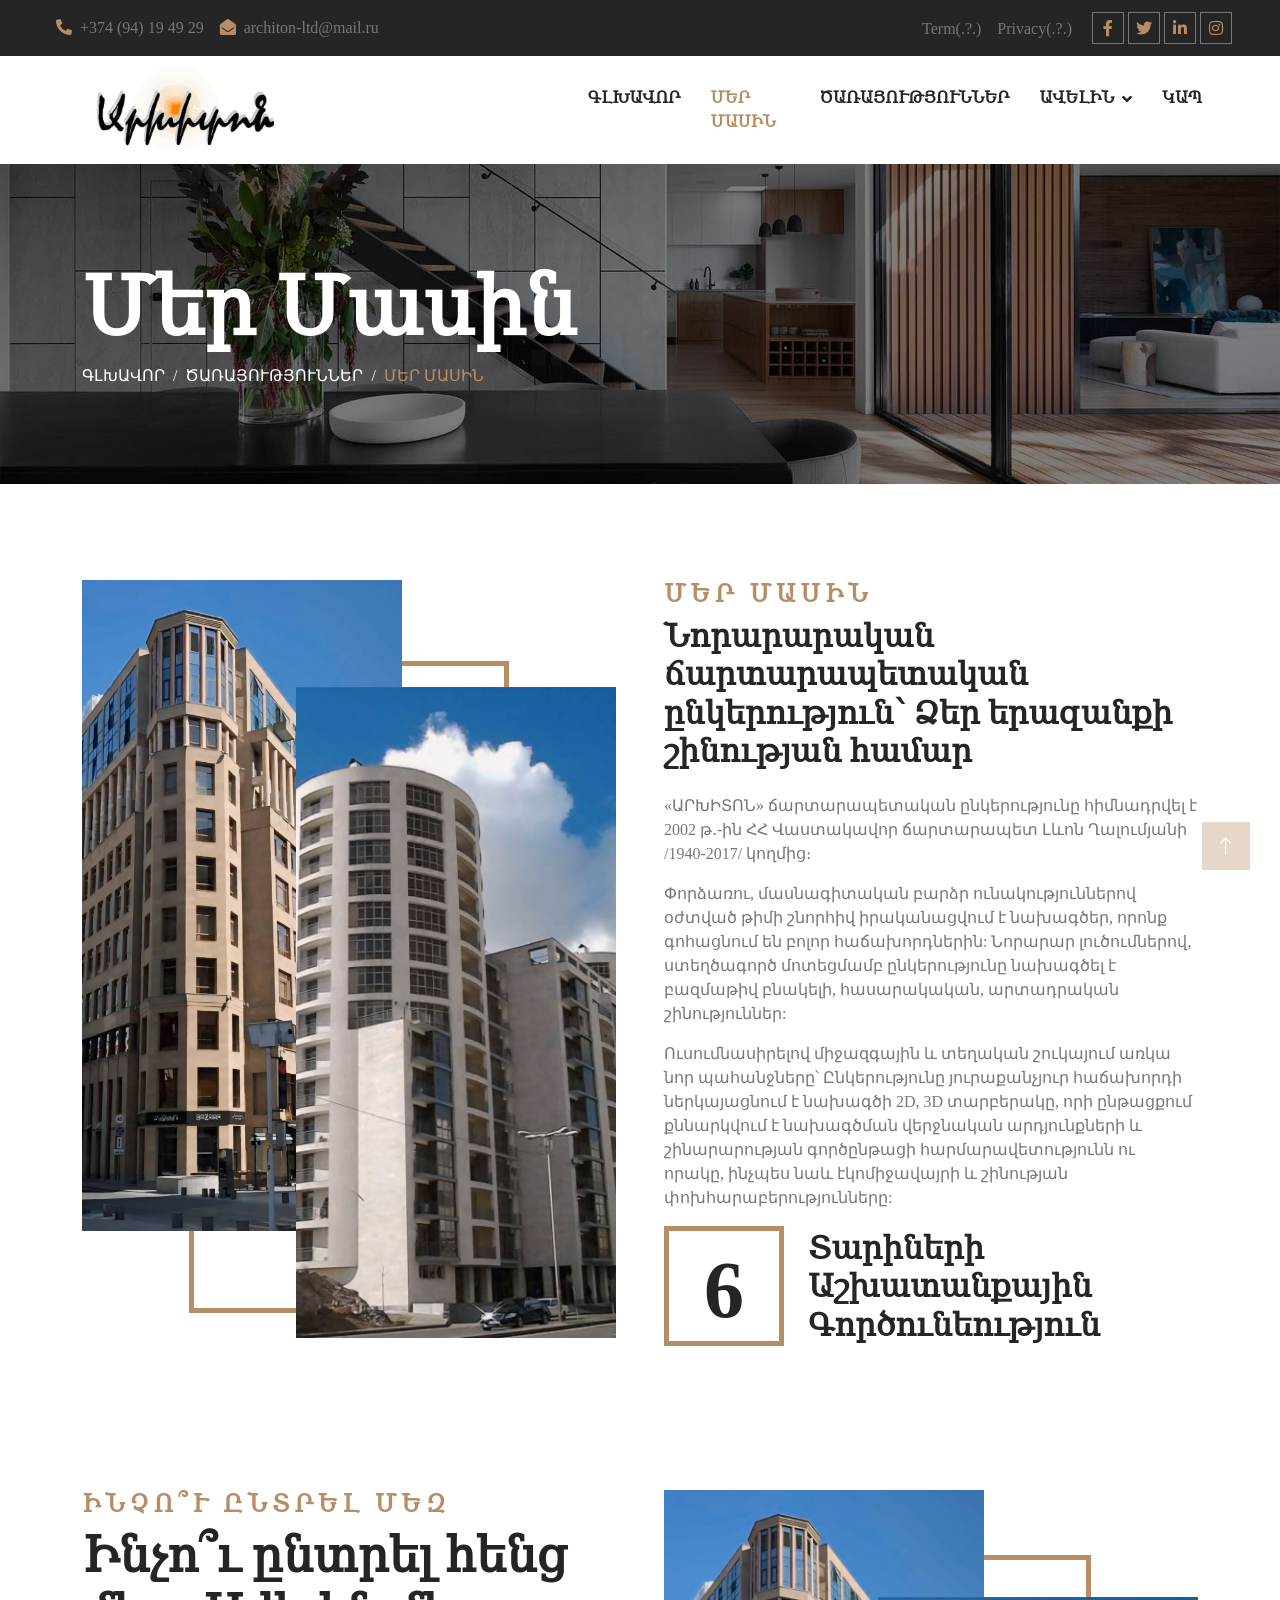
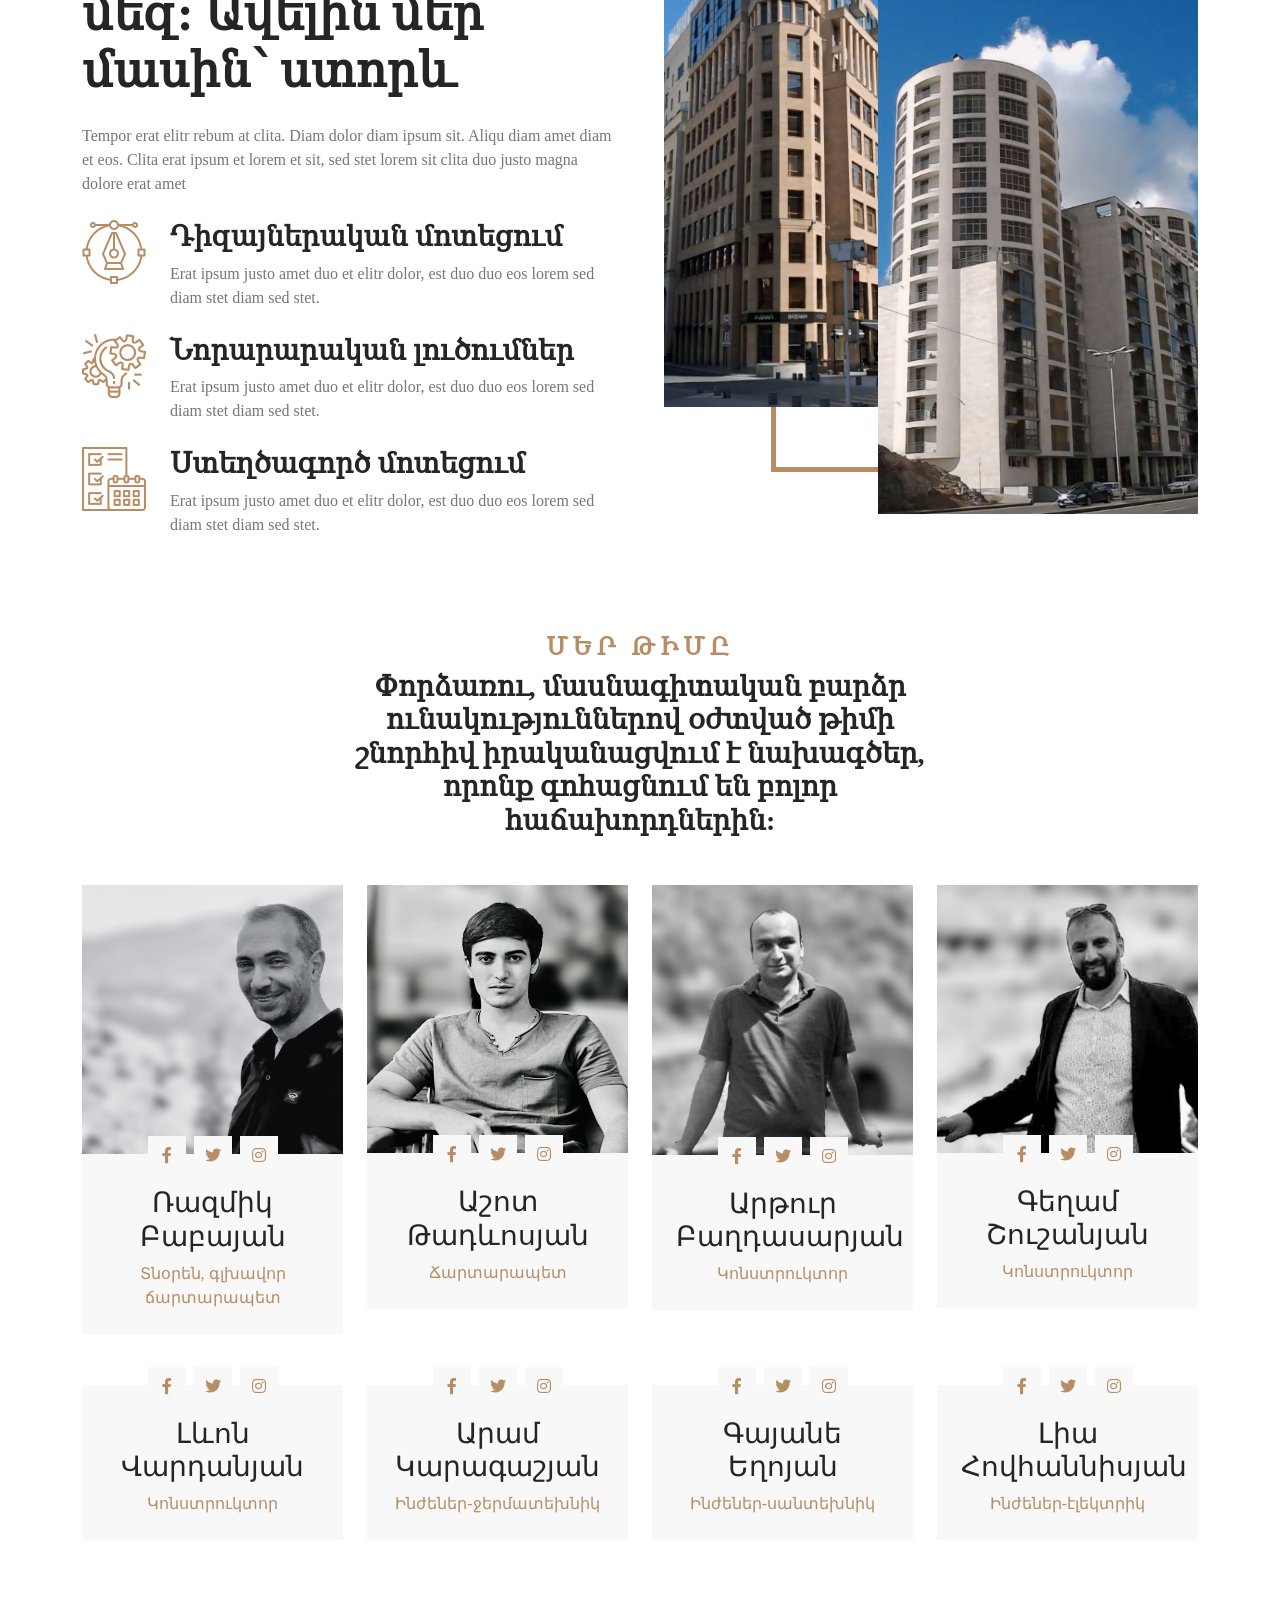
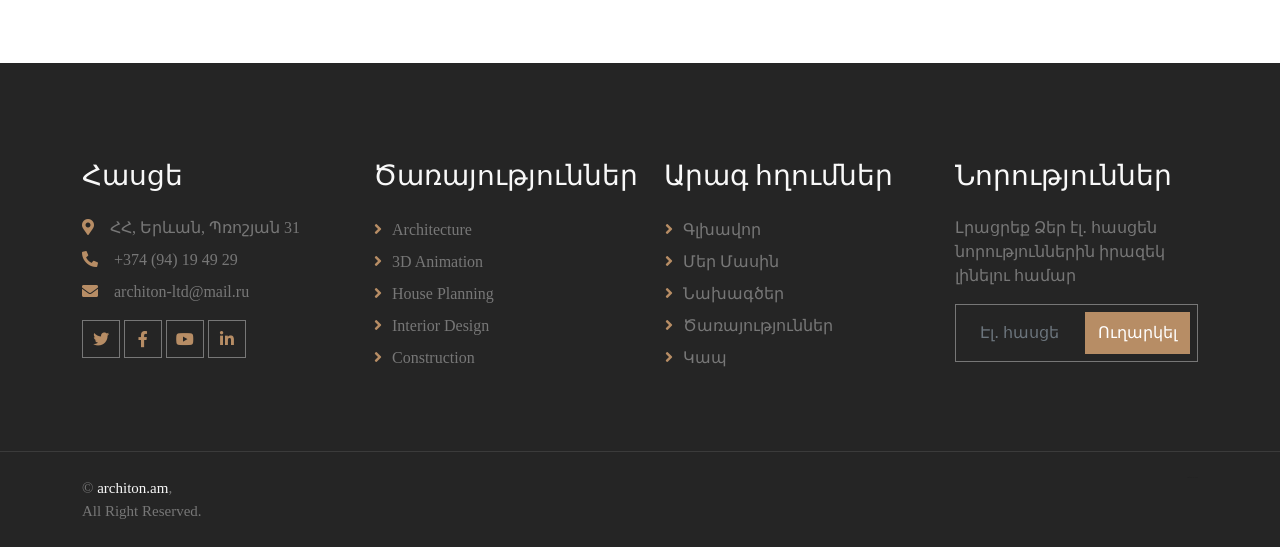
<file: about.html>
<!DOCTYPE html>
<html lang="en">

<head>
    <meta charset="utf-8">
    <title>Արխիտոն Ճարտարապետական արվեստանոց</title>
    <link rel="icon" href="realimg/architonFinalLogo.jpg">

    <meta content="width=device-width, initial-scale=1.0" name="viewport">
    <meta content="" name="keywords">
    <meta content="" name="description">

    <!-- Favicon -->
    <link href="img/favicon.ico" rel="icon" >

    <!-- Google Web Fonts -->
    <link rel="preconnect" href="https://fonts.googleapis.com">
    <link rel="preconnect" href="https://fonts.gstatic.com" crossorigin>
    <link
        href="https://fonts.googleapis.com/css2?family=Open+Sans:wght@400;500;600&family=Teko:wght@400;500;600&display=swap"
        rel="stylesheet">

    <!-- Icon Font Stylesheet -->
    <link href="https://cdnjs.cloudflare.com/ajax/libs/font-awesome/5.10.0/css/all.min.css" rel="stylesheet">
    <link href="https://cdn.jsdelivr.net/npm/bootstrap-icons@1.4.1/font/bootstrap-icons.css" rel="stylesheet">

    <!-- Libraries Stylesheet -->
    <link href="lib/animate/animate.min.css" rel="stylesheet">
    <link href="lib/owlcarousel/assets/owl.carousel.min.css" rel="stylesheet">
    <link href="lib/tempusdominus/css/tempusdominus-bootstrap-4.min.css" rel="stylesheet" />

    <!-- Customized Bootstrap Stylesheet -->
    <link href="css/bootstrap.min.css" rel="stylesheet">

    <!-- Template Stylesheet -->
    <link href="css/style.css" rel="stylesheet">
</head>

<body>
    <!-- Spinner Start -->
    <div id="spinner"
        class="show bg-white position-fixed translate-middle w-100 vh-100 top-50 start-50 d-flex align-items-center justify-content-center">
        <div class="spinner-border position-relative text-primary" style="width: 6rem; height: 6rem;" role="status">
        </div>
        <img class="position-absolute top-50 start-50 translate-middle" src="img/icons/icon-1.png" alt="Icon">
    </div>
    <!-- Spinner End -->


    <!-- Topbar Start -->
    <div class="container-fluid bg-dark p-0 wow fadeIn" data-wow-delay="0.1s">
        <div class="row gx-0 d-none d-lg-flex">
            <div class="col-lg-7 px-5 text-start">
                <div class="h-100 d-inline-flex align-items-center py-3 me-3">
                    <a class="text-body px-2" href="tel:+0123456789"><i
                            class="fa fa-phone-alt text-primary me-2"></i>+374 (94) 19 49 29</a>
                    <a class="text-body px-2" href="mailto:info@example.com"><i
                            class="fa fa-envelope-open text-primary me-2"></i>architon-ltd@mail.ru</a>
                </div>
            </div>
            <div class="col-lg-5 px-5 text-end">
                <div class="h-100 d-inline-flex align-items-center py-3 me-2">
                    <a class="text-body px-2" href="">Term(.?.)</a>
                    <a class="text-body px-2" href="">Privacy(.?.)</a>
                </div>
                <div class="h-100 d-inline-flex align-items-center">
                    <a class="btn btn-sm-square btn-outline-body me-1" href=""><i class="fab fa-facebook-f"></i></a>
                    <a class="btn btn-sm-square btn-outline-body me-1" href=""><i class="fab fa-twitter"></i></a>
                    <a class="btn btn-sm-square btn-outline-body me-1" href=""><i class="fab fa-linkedin-in"></i></a>
                    <a class="btn btn-sm-square btn-outline-body me-0" href=""><i class="fab fa-instagram"></i></a>
                </div>
            </div>
        </div>
    </div>
    <!-- Topbar End -->


    <!-- Navbar Start -->
    <nav class="navbar navbar-expand-lg bg-white navbar-light sticky-top py-lg-0 px-lg-5 wow fadeIn"
        data-wow-delay="0.1s">
        <a href="index.html" class="navbar-brand ms-4 ms-lg-0 padding: 0">
             <div class="w-50 ">

                <img class="ms-5" style="width:68%;" src="realimg/architonFinalLogo.jpg" alt="Icon">

            </div>
        </a>
        <button type="button" class="navbar-toggler me-4" data-bs-toggle="collapse" data-bs-target="#navbarCollapse">
            <span class="navbar-toggler-icon"></span>
        </button>
        <div class="collapse navbar-collapse" id="navbarCollapse">
            <div class="navbar-nav ms-auto p-4 p-lg-0">
                <a href="index.html" class="nav-item nav-link"><b>Գլխավոր</b></a>
                <a href="about.html" class="nav-item nav-link active"><b>Մեր մասին</b></a>
                <a href="service.html" class="nav-item nav-link"><b>Ծառայություններ</b></a>
                <div class="nav-item dropdown">
                    <a href="#" class="nav-link dropdown-toggle" data-bs-toggle="dropdown"><b>Ավելին</b></a>
                    <div class="dropdown-menu border-0 m-0">
                        <a href="feature.html" class="dropdown-item"><b>Առանձնահատկություններ</b></a>
                        <a href="project.html" class="dropdown-item"><b>Նախագծեր</b></a>
                        <a href="team.html" class="dropdown-item"><b>Թիմ</b></a>
                        <a href="appointment.html" class="dropdown-item"><b>Գրանցում</b></a>
                        <!-- <a href="testimonial.html" class="dropdown-item">Testimonial</a>
                        <a href="404.html" class="dropdown-item">404 Page</a> -->
                    </div>
                </div>
                <a href="contact.html" class="nav-item nav-link"><b>Կապ</b></a>
            </div>
            <!-- <a href="https://htmlcodex.com/architecture-html-template-pro" class="btn btn-primary py-2 px-4 d-none d-lg-block">Pro Version</a> -->
        </div>
    </nav>
    <!-- Navbar End -->


    <!-- Page Header Start -->
    <div class="container-fluid page-header py-5 mb-5 wow fadeIn" data-wow-delay="0.1s">
        <div class="container py-5">
            <h2 class="display-1 text-white animated slideInDown">Մեր Մասին</h2>
            <nav aria-label="breadcrumb animated slideInDown">
                <ol class="breadcrumb text-uppercase mb-0">
                    <li class="breadcrumb-item"><a class="text-white" href="index.html">Գլխավոր</a></li>
                    <li class="breadcrumb-item"><a class="text-white" href="service.html">Ծառայություններ</a></li>
                    <li class="breadcrumb-item text-primary active" aria-current="page">Մեր մասին</li>
                </ol>
            </nav>
        </div>
    </div>
    <!-- Page Header End -->


    <!-- About Start -->
    <div class="container-xxl py-5">
        <div class="container">
            <div class="row g-5">
                <div class="col-lg-6 wow fadeIn" data-wow-delay="0.1s">
                    <div class="about-img">
                        <img class="img-fluid" src="realimg/homePic4.jpg" alt="">
                        <img class="img-fluid" src="realimg/homePic2.jpg" alt="">
                    </div>
                </div>
                <div class="col-lg-6 wow fadeIn" data-wow-delay="0.5s">
                    <h4 class="section-title"><b>ՄԵՐ ՄԱՍԻՆ</b></h4>
                    <h1 class="display-5 mb-4 fs-2">Նորարարական ճարտարապետական ընկերություն՝ Ձեր երազանքի շինության
                        համար</h1>
                    <p>«ԱՐԽԻՏՈՆ» ճարտարապետական ընկերությունը հիմնադրվել է 2002 թ․-ին ՀՀ Վաստակավոր ճարտարապետ Լևոն
                        Ղալումյանի /1940-2017/ կողմից։
                    </p>
                    <p>Փորձառու, մասնագիտական բարձր ունակություններով օժտված թիմի շնորհիվ իրականացվում է նախագծեր, որոնք
                        գոհացնում են բոլոր հաճախորդներին: Նորարար լուծումներով, ստեղծագործ մոտեցմամբ ընկերությունը
                        նախագծել է բազմաթիվ բնակելի, հասարակական, արտադրական շինություններ: </p>
                    <p>Ուսումնասիրելով միջազգային և տեղական շուկայում առկա նոր պահանջները՝ Ընկերությունը յուրաքանչյուր
                        հաճախորդի ներկայացնում է նախագծի 2D, 3D տարբերակը, որի ընթացքում քննարկվում է նախագծման
                        վերջնական արդյունքների և շինարարության գործընթացի հարմարավետությունն ու որակը, ինչպես նաև
                        էկոմիջավայրի և շինության փոխհարաբերությունները: </p>
                    <div class="d-flex align-items-center mb-5">
                        <div class="d-flex flex-shrink-0 align-items-center justify-content-center border border-5 border-primary"
                            style="width: 120px; height: 120px;">
                            <h1 class="display-1 mb-n2" data-toggle="counter-up">22</h1>
                        </div>
                        <br>
                        <div class="ps-4">
                            <h2 class="mb-0">Տարիների</h2>
                            <h2 class="mb-0">Աշխատանքային</h2>
                            <h2 class="mb-0">Գործունեություն</h2>
                        </div>
                    </div>
                    <!-- <a class="btn btn-primary py-3 px-5" href="">Read More</a> -->
                </div>
            </div>
        </div>
    </div>
    <!-- About End -->


    <!-- Feature Start -->
    <div class="container-xxl py-5">
        <div class="container">
            <div class="row g-5">
                <div class="col-lg-6 wow fadeInUp" data-wow-delay="0.1s">
                    <h4 class="section-title"><b>ԻՆՉՈ՞Ւ ԸՆՏՐԵԼ ՄԵԶ</b></h4>
                    <h1 class="display-5 mb-4">Ինչո՞ւ ընտրել հենց մեզ։ Ավելին մեր մասին՝ ստորև</h1>
                    <p class="mb-4">Tempor erat elitr rebum at clita. Diam dolor diam ipsum sit. Aliqu diam amet diam et
                        eos. Clita erat ipsum et lorem et sit, sed stet lorem sit clita duo justo magna dolore erat amet
                    </p>
                    <div class="row g-4">
                        <div class="col-12">
                            <div class="d-flex align-items-start">
                                <img class="flex-shrink-0" src="img/icons/icon-2.png" alt="Icon">
                                <div class="ms-4">
                                    <h3><b>Դիզայներական մոտեցում</b></h3>
                                    <p class="mb-0">Erat ipsum justo amet duo et elitr dolor, est duo duo eos lorem sed
                                        diam stet diam sed stet.</p>
                                </div>
                            </div>
                        </div>
                        <div class="col-12">
                            <div class="d-flex align-items-start">
                                <img class="flex-shrink-0" src="img/icons/icon-3.png" alt="Icon">
                                <div class="ms-4">
                                    <h3><b>Նորարարական լուծումներ</b></h3>
                                    <p class="mb-0">Erat ipsum justo amet duo et elitr dolor, est duo duo eos lorem sed
                                        diam stet diam sed stet.</p>
                                </div>
                            </div>
                        </div>
                        <div class="col-12">
                            <div class="d-flex align-items-start">
                                <img class="flex-shrink-0" src="img/icons/icon-4.png" alt="Icon">
                                <div class="ms-4">
                                    <h3><b>Ստեղծագործ մոտեցում</b></h3>
                                    <p class="mb-0">Erat ipsum justo amet duo et elitr dolor, est duo duo eos lorem sed
                                        diam stet diam sed stet.</p>
                                </div>
                            </div>
                        </div>
                    </div>
                </div>
                <div class="col-lg-6 wow fadeInUp" data-wow-delay="0.5s">
                    <div class="feature-img">
                        <img class="img-fluid" src="realimg/homePic4.jpg" alt="">
                        <img class="img-fluid" src="realimg/homePic2.jpg" alt="">
                    </div>
                </div>
            </div>
        </div>
    </div>
    <!-- Feature End -->


    <!-- Team Start -->
    <div class="container-xxl py-5">
        <div class="container">
            <div class="text-center mx-auto mb-5 wow fadeInUp" data-wow-delay="0.1s" style="max-width: 600px;">
                <h4 class="section-title"><b>Մեր թիմը</b></h4>
                <h2 class="display-5 mb-4 fs-3">Փորձառու, մասնագիտական բարձր ունակություններով օժտված թիմի շնորհիվ
                    իրականացվում է նախագծեր, որոնք գոհացնում են բոլոր հաճախորդներին: </h2>
            </div>
            <div class="row g-0 team-items">
                <div class="col-lg-3 col-md-6 wow fadeInUp" data-wow-delay="0.1s">
                    <div class="team-item position-relative">
                        <div class="position-relative">
                            <img class="img-fluid" src="realimg/1r.jpg" alt="">
                            <div class="team-social text-center">
                                <a class="btn btn-square" href=""><i class="fab fa-facebook-f"></i></a>
                                <a class="btn btn-square" href=""><i class="fab fa-twitter"></i></a>
                                <a class="btn btn-square" href=""><i class="fab fa-instagram"></i></a>
                            </div>
                        </div>
                        <div class="bg-light text-center p-4">
                            <h3 class="mt-2">Ռազմիկ <br>Բաբայան</h3>
                            <span class="text-primary">Տնօրեն, գլխավոր ճարտարապետ</span>
                        </div>
                    </div>
                </div>

                <div class="col-lg-3 col-md-6 wow fadeInUp" data-wow-delay="0.3s">
                    <div class="team-item position-relative">
                        <div class="position-relative">
                            <img class="img-fluid" src="realimg/2a.jpg" alt="">
                            <div class="team-social text-center">
                                <a class="btn btn-square" href=""><i class="fab fa-facebook-f"></i></a>
                                <a class="btn btn-square" href=""><i class="fab fa-twitter"></i></a>
                                <a class="btn btn-square" href=""><i class="fab fa-instagram"></i></a>
                            </div>
                        </div>
                        <div class="bg-light text-center p-4">
                            <h3 class="mt-2"> Աշոտ <br>Թադևոսյան</h3>
                            <span class="text-primary">Ճարտարապետ</span>
                        </div>
                    </div>
                </div>
                <div class="col-lg-3 col-md-6 wow fadeInUp" data-wow-delay="0.5s">
                    <div class="team-item position-relative">
                        <div class="position-relative">
                            <img class="img-fluid" src="realimg/3a.jpg" alt="">
                            <div class="team-social text-center">
                                <a class="btn btn-square" href=""><i class="fab fa-facebook-f"></i></a>
                                <a class="btn btn-square" href=""><i class="fab fa-twitter"></i></a>
                                <a class="btn btn-square" href=""><i class="fab fa-instagram"></i></a>
                            </div>
                        </div>
                        <div class="bg-light text-center p-4">
                            <h3 class="mt-2">Արթուր <br>Բաղդասարյան</h3>
                            <span class="text-primary">Կոնստրուկտոր</span>
                        </div>
                    </div>
                </div>
                <div class="col-lg-3 col-md-6 wow fadeInUp" data-wow-delay="0.7s">
                    <div class="team-item position-relative">
                        <div class="position-relative">
                            <img class="img-fluid" src="realimg/4g.jpg" alt="">
                            <div class="team-social text-center">
                                <a class="btn btn-square" href=""><i class="fab fa-facebook-f"></i></a>
                                <a class="btn btn-square" href=""><i class="fab fa-twitter"></i></a>
                                <a class="btn btn-square" href=""><i class="fab fa-instagram"></i></a>
                            </div>
                        </div>
                        <div class="bg-light text-center p-4">
                            <h3 class="mt-2">Գեղամ <br>Շուշանյան</h3>
                            <span class="text-primary">Կոնստրուկտոր</span>
                        </div>
                    </div>
                </div>
                <!-- 1 -->
                <div class="col-lg-3 col-md-6 wow fadeInUp" data-wow-delay="0.9s">
                    <div class="team-item position-relative">
                        <div class="position-relative">
                            <!-- <img class="img-fluid" src="realimg/4g-small-z.jpg" alt=""> -->
                            <div class="team-social text-center">
                                <a class="btn btn-square" href=""><i class="fab fa-facebook-f"></i></a>
                                <a class="btn btn-square" href=""><i class="fab fa-twitter"></i></a>
                                <a class="btn btn-square" href=""><i class="fab fa-instagram"></i></a>
                            </div>
                        </div>
                        <div class="bg-light text-center p-4">
                            <h3 class="mt-2">Լևոն <br>Վարդանյան</h3>
                            <span class="text-primary">Կոնստրուկտոր</span>
                        </div>
                    </div>
                </div>
                <!-- 2 -->
                <div class="col-lg-3 col-md-6 wow fadeInUp" data-wow-delay="1.1s">
                    <div class="team-item position-relative">
                        <div class="position-relative">
                            <!-- <img class="img-fluid" src="realimg/4g-small-z.jpg" alt=""> -->
                            <div class="team-social text-center">
                                <a class="btn btn-square" href=""><i class="fab fa-facebook-f"></i></a>
                                <a class="btn btn-square" href=""><i class="fab fa-twitter"></i></a>
                                <a class="btn btn-square" href=""><i class="fab fa-instagram"></i></a>
                            </div>
                        </div>
                        <div class="bg-light text-center p-4">
                            <h3 class="mt-2">Արամ <br>Կարագաշյան</h3>
                            <span class="text-primary">Ինժեներ-ջերմատեխնիկ</span>
                        </div>
                    </div>
                </div>
                <!-- 3 -->
                <div class="col-lg-3 col-md-6 wow fadeInUp" data-wow-delay="1.3s">
                    <div class="team-item position-relative">
                        <div class="position-relative">
                            <!-- <img class="img-fluid" src="realimg/4g-small-z.jpg" alt=""> -->
                            <div class="team-social text-center">
                                <a class="btn btn-square" href=""><i class="fab fa-facebook-f"></i></a>
                                <a class="btn btn-square" href=""><i class="fab fa-twitter"></i></a>
                                <a class="btn btn-square" href=""><i class="fab fa-instagram"></i></a>
                            </div>
                        </div>
                        <div class="bg-light text-center p-4">
                            <h3 class="mt-2">Գայանե <br>Եղոյան</h3>
                            <span class="text-primary">Ինժեներ-սանտեխնիկ</span>
                        </div>
                    </div>
                </div>
                <!-- 4 -->
                <div class="col-lg-3 col-md-6 wow fadeInUp" data-wow-delay="1.5s">
                    <div class="team-item position-relative">
                        <div class="position-relative">
                            <!-- <img class="img-fluid" src="realimg/4g-small-z.jpg" alt=""> -->
                            <div class="team-social text-center">
                                <a class="btn btn-square" href=""><i class="fab fa-facebook-f"></i></a>
                                <a class="btn btn-square" href=""><i class="fab fa-twitter"></i></a>
                                <a class="btn btn-square" href=""><i class="fab fa-instagram"></i></a>
                            </div>
                        </div>
                        <div class="bg-light text-center p-4">
                            <h3 class="mt-2">Լիա <br>Հովհաննիսյան</h3>
                            <span class="text-primary">Ինժեներ-էլեկտրիկ</span>
                        </div>
                    </div>
                </div>
            </div>
        </div>
    </div>
    <!-- Team End -->


    <!-- Footer Start -->
    <div class="container-fluid bg-dark text-body footer mt-5 pt-5 px-0 wow fadeIn" data-wow-delay="0.1s">
        <div class="container py-5">
            <div class="row g-5">
                <div class="col-lg-3 col-md-6">
                    <h3 class="text-light mb-4">Հասցե</h3>
                    <p class="mb-2"><i class="fa fa-map-marker-alt text-primary me-3"></i>ՀՀ, Երևան, Պռոշյան 31</p>
                    <p class="mb-2"><i class="fa fa-phone-alt text-primary me-3"></i>+374 (94) 19 49 29</p>
                    <p class="mb-2"><i class="fa fa-envelope text-primary me-3"></i>architon-ltd@mail.ru</p>
                    <div class="d-flex pt-2">
                        <a class="btn btn-square btn-outline-body me-1" href=""><i class="fab fa-twitter"></i></a>
                        <a class="btn btn-square btn-outline-body me-1" href=""><i class="fab fa-facebook-f"></i></a>
                        <a class="btn btn-square btn-outline-body me-1" href=""><i class="fab fa-youtube"></i></a>
                        <a class="btn btn-square btn-outline-body me-0" href=""><i class="fab fa-linkedin-in"></i></a>
                    </div>
                </div>
                <div class="col-lg-3 col-md-6">
                    <h3 class="text-light mb-4">Ծառայություններ</h3>
                    <a class="btn btn-link" href="">Architecture</a>
                    <a class="btn btn-link" href="">3D Animation</a>
                    <a class="btn btn-link" href="">House Planning</a>
                    <a class="btn btn-link" href="">Interior Design</a>
                    <a class="btn btn-link" href="">Construction</a>
                </div>
                <div class="col-lg-3 col-md-6">
                    <h3 class="text-light mb-4">Արագ հղումներ</h3>
                    <a class="btn btn-link" href="index.html">Գլխավոր</a>
                    <a class="btn btn-link" href="about.html">Մեր մասին</a>
                    <a class="btn btn-link" href="project.html">Նախագծեր</a>
                    <a class="btn btn-link" href="service.html">Ծառայություններ</a>
                    <a class="btn btn-link" href="contact.html">Կապ</a>
                </div>
                <div class="col-lg-3 col-md-6">
                    <h3 class="text-light mb-4">Նորություններ</h3>
                    <p>Լրացրեք Ձեր էլ․ հասցեն նորություններին իրազեկ լինելու համար</p>
                    <div class="position-relative mx-auto" style="max-width: 400px;">
                        <input class="form-control bg-transparent w-100 py-3 ps-4 pe-5" type="text"
                            placeholder="Էլ․ հասցե">
                        <button type="button"
                            class="btn btn-primary py-2 position-absolute top-0 end-0 mt-2 me-2">Ուղարկել</button>
                    </div>
                </div>
            </div>
        </div>
        <div class="container-fluid copyright">
            <div class="container">
                <div class="row">
                    <div class="col-md-6 text-center text-md-start mb-3 mb-md-0">
                        &copy; <a href="#">architon.am</a>,<br> All Right Reserved.
                    </div>
                    <div class="col-md-6 text-center text-md-end" style=" color:  #252525; font-size:1px;">
                        <!--/*** This template is free as long as you keep the footer author’s credit link/attribution link/backlink. If you'd like to use the template without the footer author’s credit link/attribution link/backlink, you can purchase the Credit Removal License from "https://htmlcodex.com/credit-removal". Thank you for your support. ***/-->
                        Designed By <a href="https://htmlcodex.com" style=" color:  #252525; font-size:1px;">HTML
                            Codex</a>
                    </div>
                </div>
            </div>
        </div>
    </div>
    <!-- Footer End -->


    <!-- Back to Top -->
    <a href="#" class="btn btn-lg btn-primary btn-lg-square back-to-top"><i class="bi bi-arrow-up"></i></a>


    <!-- JavaScript Libraries -->
    <script src="https://code.jquery.com/jquery-3.4.1.min.js"></script>
    <script src="https://cdn.jsdelivr.net/npm/bootstrap@5.0.0/dist/js/bootstrap.bundle.min.js"></script>
    <script src="lib/wow/wow.min.js"></script>
    <script src="lib/easing/easing.min.js"></script>
    <script src="lib/waypoints/waypoints.min.js"></script>
    <script src="lib/counterup/counterup.min.js"></script>
    <script src="lib/owlcarousel/owl.carousel.min.js"></script>
    <script src="lib/tempusdominus/js/moment.min.js"></script>
    <script src="lib/tempusdominus/js/moment-timezone.min.js"></script>
    <script src="lib/tempusdominus/js/tempusdominus-bootstrap-4.min.js"></script>

    <!-- Template Javascript -->
    <script src="js/main.js"></script>
</body>

</html>
</file>
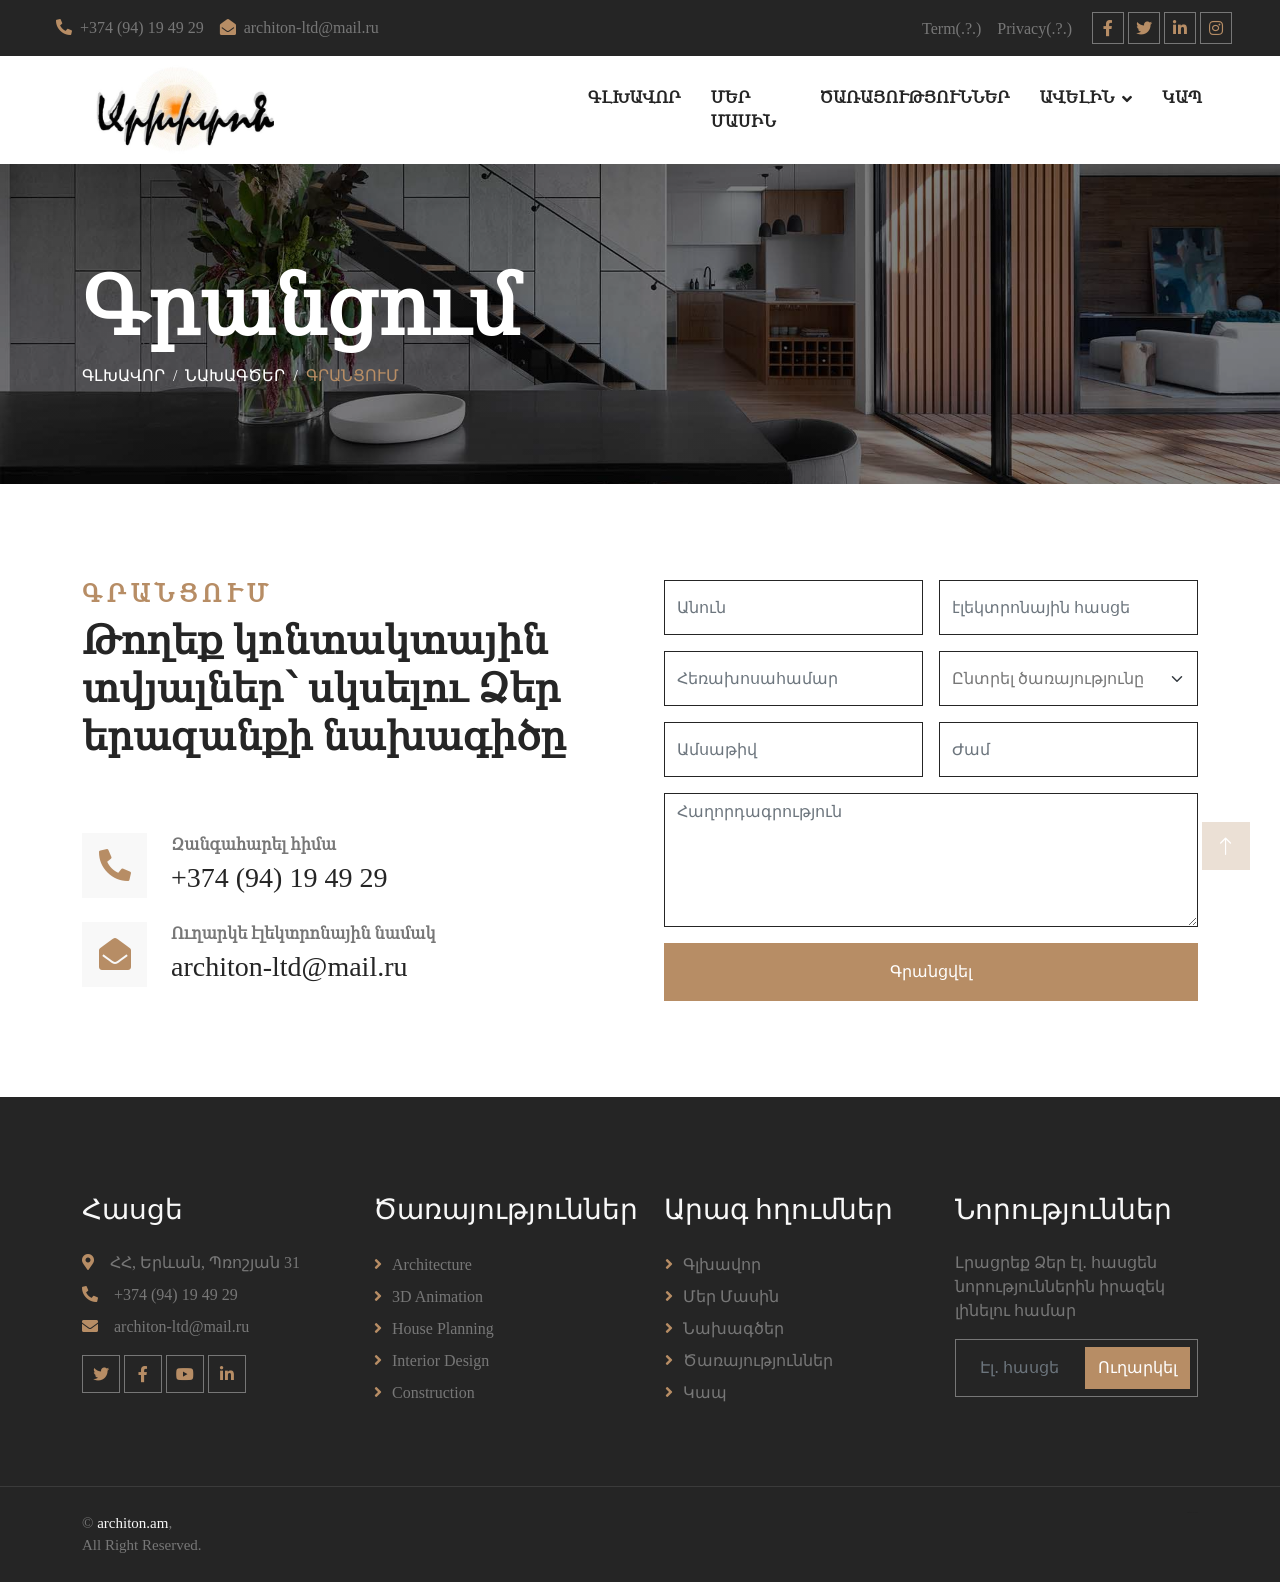
<file: appointment.html>
<!DOCTYPE html>
<html lang="en">

<head>
    <meta charset="utf-8">
    <title>Արխիտոն Ճարտարապետական արվեստանոց</title>
    <link rel="icon" href="realimg/architonFinalLogo.jpg">

    <meta content="width=device-width, initial-scale=1.0" name="viewport">
    <meta content="" name="keywords">
    <meta content="" name="description">

    <!-- Favicon -->
    <link href="img/favicon.ico" rel="icon">

    <!-- Google Web Fonts -->
    <link rel="preconnect" href="https://fonts.googleapis.com">
    <link rel="preconnect" href="https://fonts.gstatic.com" crossorigin>
    <link href="https://fonts.googleapis.com/css2?family=Open+Sans:wght@400;500;600&family=Teko:wght@400;500;600&display=swap" rel="stylesheet">

    <!-- Icon Font Stylesheet -->
    <link href="https://cdnjs.cloudflare.com/ajax/libs/font-awesome/5.10.0/css/all.min.css" rel="stylesheet">
    <link href="https://cdn.jsdelivr.net/npm/bootstrap-icons@1.4.1/font/bootstrap-icons.css" rel="stylesheet">

    <!-- Libraries Stylesheet -->
    <link href="lib/animate/animate.min.css" rel="stylesheet">
    <link href="lib/owlcarousel/assets/owl.carousel.min.css" rel="stylesheet">
    <link href="lib/tempusdominus/css/tempusdominus-bootstrap-4.min.css" rel="stylesheet" />

    <!-- Customized Bootstrap Stylesheet -->
    <link href="css/bootstrap.min.css" rel="stylesheet">

    <!-- Template Stylesheet -->
    <link href="css/style.css" rel="stylesheet">
</head>

<body>
    <!-- Spinner Start -->
    <div id="spinner" class="show bg-white position-fixed translate-middle w-100 vh-100 top-50 start-50 d-flex align-items-center justify-content-center">
        <div class="spinner-border position-relative text-primary" style="width: 6rem; height: 6rem;" role="status"></div>
        <img class="position-absolute top-50 start-50 translate-middle" src="img/icons/icon-1.png" alt="Icon">
    </div>
    <!-- Spinner End -->


     <!-- Topbar Start -->
     <div class="container-fluid bg-dark p-0 wow fadeIn" data-wow-delay="0.1s">
        <div class="row gx-0 d-none d-lg-flex">
            <div class="col-lg-7 px-5 text-start">
                <div class="h-100 d-inline-flex align-items-center py-3 me-3">
                    <a class="text-body px-2" href="tel:+0123456789"><i class="fa fa-phone-alt text-primary me-2"></i>+374 (94) 19 49 29</a>
                    <a class="text-body px-2" href="mailto:info@example.com"><i class="fa fa-envelope-open text-primary me-2"></i>architon-ltd@mail.ru</a>
                </div>
            </div>
            <div class="col-lg-5 px-5 text-end">
                <div class="h-100 d-inline-flex align-items-center py-3 me-2">
                    <a class="text-body px-2" href="">Term(.?.)</a>
                    <a class="text-body px-2" href="">Privacy(.?.)</a>
                </div>
                <div class="h-100 d-inline-flex align-items-center">
                    <a class="btn btn-sm-square btn-outline-body me-1" href=""><i class="fab fa-facebook-f"></i></a>
                    <a class="btn btn-sm-square btn-outline-body me-1" href=""><i class="fab fa-twitter"></i></a>
                    <a class="btn btn-sm-square btn-outline-body me-1" href=""><i class="fab fa-linkedin-in"></i></a>
                    <a class="btn btn-sm-square btn-outline-body me-0" href=""><i class="fab fa-instagram"></i></a>
                </div>
            </div>
        </div>
    </div>
    <!-- Topbar End -->


    <!-- Navbar Start -->
    <nav class="navbar navbar-expand-lg bg-white navbar-light sticky-top py-lg-0 px-lg-5 wow fadeIn" data-wow-delay="0.1s">
        <a href="index.html" class="navbar-brand ms-4 ms-lg-0">
             <div class="w-50 ">

                <img class="ms-5" style="width:68%;" src="realimg/architonFinalLogo.jpg" alt="Icon">

            </div>
                </a>
        <button type="button" class="navbar-toggler me-4" data-bs-toggle="collapse" data-bs-target="#navbarCollapse">
            <span class="navbar-toggler-icon"></span>
        </button>
        <div class="collapse navbar-collapse" id="navbarCollapse">
            <div class="navbar-nav ms-auto p-4 p-lg-0">
                <a href="index.html" class="nav-item nav-link "><b>Գլխավոր</b></a>
                <a href="about.html" class="nav-item nav-link"><b>Մեր մասին</b></a>
                <a href="service.html" class="nav-item nav-link"><b>Ծառայություններ</b></a>
                <div class="nav-item dropdown">
                    <a href="#" class="nav-link dropdown-toggle" data-bs-toggle="dropdown"><b>Ավելին</b></a>
                    <div class="dropdown-menu border-0 m-0">
                        <a href="feature.html" class="dropdown-item"><b>Առանձնահատկություններ</b></a>
                        <a href="project.html" class="dropdown-item"><b>Նախագծեր</b></a>
                        <a href="team.html" class="dropdown-item"><b>Թիմ</b></a>
                        <a href="appointment.html" class="dropdown-item active"><b>Գրանցում</b></a>
                        <!-- <a href="testimonial.html" class="dropdown-item">Testimonial</a>
                        <a href="404.html" class="dropdown-item">404 Page</a> -->
                    </div>
                </div>
                <a href="contact.html" class="nav-item nav-link"><b>Կապ</b></a>
            </div>
            <!-- <a href="https://htmlcodex.com/architecture-html-template-pro" class="btn btn-primary py-2 px-4 d-none d-lg-block">Pro Version</a> -->
        </div>
    </nav>
    <!-- Navbar End -->


    <!-- Page Header Start -->
    <div class="container-fluid page-header py-5 mb-5 wow fadeIn" data-wow-delay="0.1s">
        <div class="container py-5">
            <h2 class="display-1 text-white animated slideInDown">Գրանցում</h2>
            <nav aria-label="breadcrumb animated slideInDown">
                <ol class="breadcrumb text-uppercase mb-0">
                    <li class="breadcrumb-item"><a class="text-white" href="index.html">Գլխավոր</a></li>
                    <li class="breadcrumb-item"><a class="text-white" href="project.html">Նախագծեր</a></li>
                    <li class="breadcrumb-item text-primary active" aria-current="page">Գրանցում</li>
                </ol>
            </nav>
        </div>
    </div>
    <!-- Page Header End -->


    <!-- Appointment Start -->
    <div class="container-xxl py-5">
        <div class="container">
            <div class="row g-5">
                <div class="col-lg-6 wow fadeInUp" data-wow-delay="0.1s">
                    <h4 class="section-title"><b>Գրանցում</b></h4>
                    <h2 class="display-5 mb-4 fs-1">Թողեք կոնտակտային տվյալներ՝ սկսելու Ձեր երազանքի նախագիծը</h2>
                    <!-- <p class="mb-4">Tempor erat elitr rebum at clita. Diam dolor diam ipsum sit. Aliqu diam amet diam et eos. Clita erat ipsum et lorem et sit, sed stet lorem sit clita duo justo magna dolore erat amet</p>-->

<br> <br> 
                    <div class="row g-4">
                        <div class="col-12">
                            <div class="d-flex">
                                <div class="d-flex flex-shrink-0 align-items-center justify-content-center bg-light" style="width: 65px; height: 65px;">
                                    <i class="fa fa-2x fa-phone-alt text-primary"></i>
                                </div>
                                <div class="ms-4">
                                    <p class="mb-1"><b>Զանգահարել հիմա</b></p>
                                    <h3 class="mb-0">+374 (94) 19 49 29</h3>
                                </div>
                            </div>
                        </div>
                        <div class="col-12">
                            <div class="d-flex">
                                <div class="d-flex flex-shrink-0 align-items-center justify-content-center bg-light" style="width: 65px; height: 65px;">
                                    <i class="fa fa-2x fa-envelope-open text-primary"></i>
                                </div>
                                <div class="ms-4">
                                    <p class="mb-1"><b>Ուղարկե էլեկտրոնային նամակ</b></p>
                                    <h3 class="mb-0">architon-ltd@mail.ru</h3>
                                </div>
                            </div>
                        </div>
                    </div>
                </div>
                <div class="col-lg-6 wow fadeInUp" data-wow-delay="0.5s">
                    <div class="row g-3">
                        <div class="col-12 col-sm-6">
                            <input type="text" class="form-control" placeholder="Անուն" style="height: 55px;">
                        </div>
                        <div class="col-12 col-sm-6">
                            <input type="email" class="form-control" placeholder="էլեկտրոնային հասցե" style="height: 55px;">
                        </div>
                        <div class="col-12 col-sm-6">
                            <input type="tel"  inputmode="numeric" class="form-control" placeholder="Հեռախոսահամար" style="height: 55px;">
                        </div>
                        <div class="col-12 col-sm-6">
                            <select class="form-select" style="height: 55px;">
                                <option selected>Ընտրել ծառայությունը</option>
                                <option value="1">Բնակելի, հասարակական և արտադրական շենքերի նախագծում</option>
                                <option value="2">Քաղաքային պլանավորման (քաղաքաշինական ծրագրային փաստաթղթերի) մշակում, գլխավոր հատակագծում, գոտևորման նախագծում </option>
                                <option value="3">Ջրամատակարարման, ջրահեռացման, ոռոգման համակարգերի նախագծում</option>
                                <option value="4">Էլեկտրամատակարարման նախագծում</option>
                                <option value="5">Ջերմամատակարարման և օդափոխության համակարգերի նախագծում</option>
                                <option value="6">Հեղինակային հսկողություն</option>
                                <option value="7">Այլ</option>
                            </select>
                        </div>
                        <div class="col-12 col-sm-6">
                            <div class="date" id="date" data-target-input="nearest">
                                <input type="text"
                                    class="form-control datetimepicker-input"
                                    placeholder="Ամսաթիվ" data-target="#date" data-toggle="datetimepicker" style="height: 55px;">
                            </div>
                        </div>
                        <div class="col-12 col-sm-6">
                            <div class="time" id="time" data-target-input="nearest">
                                <input type="text"
                                    class="form-control datetimepicker-input"
                                    placeholder="Ժամ" data-target="#time" data-toggle="datetimepicker" style="height: 55px;">
                            </div>
                        </div>
                        <div class="col-12">
                            <textarea class="form-control" rows="5" placeholder="Հաղորդագրություն"></textarea>
                        </div>
                        <div class="col-12">
                            <button class="btn btn-primary w-100 py-3" type="submit">Գրանցվել</button>
                        </div>
                    </div>
                </div>
            </div>
        </div>
    </div>
    <!-- Appointment End -->
        

    <!-- Footer Start -->
    <div class="container-fluid bg-dark text-body footer mt-5 pt-5 px-0 wow fadeIn" data-wow-delay="0.1s">
        <div class="container py-5">
            <div class="row g-5">
                <div class="col-lg-3 col-md-6">
                    <h3 class="text-light mb-4">Հասցե</h3>
                    <p class="mb-2"><i class="fa fa-map-marker-alt text-primary me-3"></i>ՀՀ, Երևան, Պռոշյան 31</p>
                    <p class="mb-2"><i class="fa fa-phone-alt text-primary me-3"></i>+374 (94) 19 49 29</p>
                    <p class="mb-2"><i class="fa fa-envelope text-primary me-3"></i>architon-ltd@mail.ru</p>
                    <div class="d-flex pt-2">
                        <a class="btn btn-square btn-outline-body me-1" href=""><i class="fab fa-twitter"></i></a>
                        <a class="btn btn-square btn-outline-body me-1" href=""><i class="fab fa-facebook-f"></i></a>
                        <a class="btn btn-square btn-outline-body me-1" href=""><i class="fab fa-youtube"></i></a>
                        <a class="btn btn-square btn-outline-body me-0" href=""><i class="fab fa-linkedin-in"></i></a>
                    </div>
                </div>
                <div class="col-lg-3 col-md-6">
                    <h3 class="text-light mb-4">Ծառայություններ</h3>
                    <a class="btn btn-link" href="">Architecture</a>
                    <a class="btn btn-link" href="">3D Animation</a>
                    <a class="btn btn-link" href="">House Planning</a>
                    <a class="btn btn-link" href="">Interior Design</a>
                    <a class="btn btn-link" href="">Construction</a>
                </div>
                <div class="col-lg-3 col-md-6">
                    <h3 class="text-light mb-4">Արագ հղումներ</h3>
                    <a class="btn btn-link" href="index.html">Գլխավոր</a>
                    <a class="btn btn-link" href="about.html">Մեր մասին</a>
                    <a class="btn btn-link" href="project.html">Նախագծեր</a>
                    <a class="btn btn-link" href="service.html">Ծառայություններ</a>
                    <a class="btn btn-link" href="contact.html">Կապ</a>
                </div>
                <div class="col-lg-3 col-md-6">
                    <h3 class="text-light mb-4">Նորություններ</h3>
                    <p>Լրացրեք Ձեր էլ․ հասցեն նորություններին իրազեկ լինելու համար</p>
                    <div class="position-relative mx-auto" style="max-width: 400px;">
                        <input class="form-control bg-transparent w-100 py-3 ps-4 pe-5" type="text" placeholder="Էլ․ հասցե">
                        <button type="button" class="btn btn-primary py-2 position-absolute top-0 end-0 mt-2 me-2">Ուղարկել</button>
                    </div>
                </div>
            </div>
        </div>
       <div class="container-fluid copyright">
            <div class="container">
                <div class="row">
                    <div class="col-md-6 text-center text-md-start mb-3 mb-md-0">
                        &copy; <a href="#">architon.am</a>,<br> All Right Reserved.
                    </div>
                    <div class="col-md-6 text-center text-md-end" style=" color:  #252525; font-size:1px;">
                        <!--/*** This template is free as long as you keep the footer author’s credit link/attribution link/backlink. If you'd like to use the template without the footer author’s credit link/attribution link/backlink, you can purchase the Credit Removal License from "https://htmlcodex.com/credit-removal". Thank you for your support. ***/-->
                        Designed By <a href="https://htmlcodex.com" style=" color:  #252525; font-size:1px;">HTML
                            Codex</a>
                    </div>
                </div>
            </div>
        </div>
    </div>
    <!-- Footer End -->


    <!-- Back to Top -->
    <a href="#" class="btn btn-lg btn-primary btn-lg-square back-to-top"><i class="bi bi-arrow-up"></i></a>


    <!-- JavaScript Libraries -->
    <script src="https://code.jquery.com/jquery-3.4.1.min.js"></script>
    <script src="https://cdn.jsdelivr.net/npm/bootstrap@5.0.0/dist/js/bootstrap.bundle.min.js"></script>
    <script src="lib/wow/wow.min.js"></script>
    <script src="lib/easing/easing.min.js"></script>
    <script src="lib/waypoints/waypoints.min.js"></script>
    <script src="lib/counterup/counterup.min.js"></script>
    <script src="lib/owlcarousel/owl.carousel.min.js"></script>
    <script src="lib/tempusdominus/js/moment.min.js"></script>
    <script src="lib/tempusdominus/js/moment-timezone.min.js"></script>
    <script src="lib/tempusdominus/js/tempusdominus-bootstrap-4.min.js"></script>

    <!-- Template Javascript -->
    <script src="js/main.js"></script>
</body>

</html>
</file>
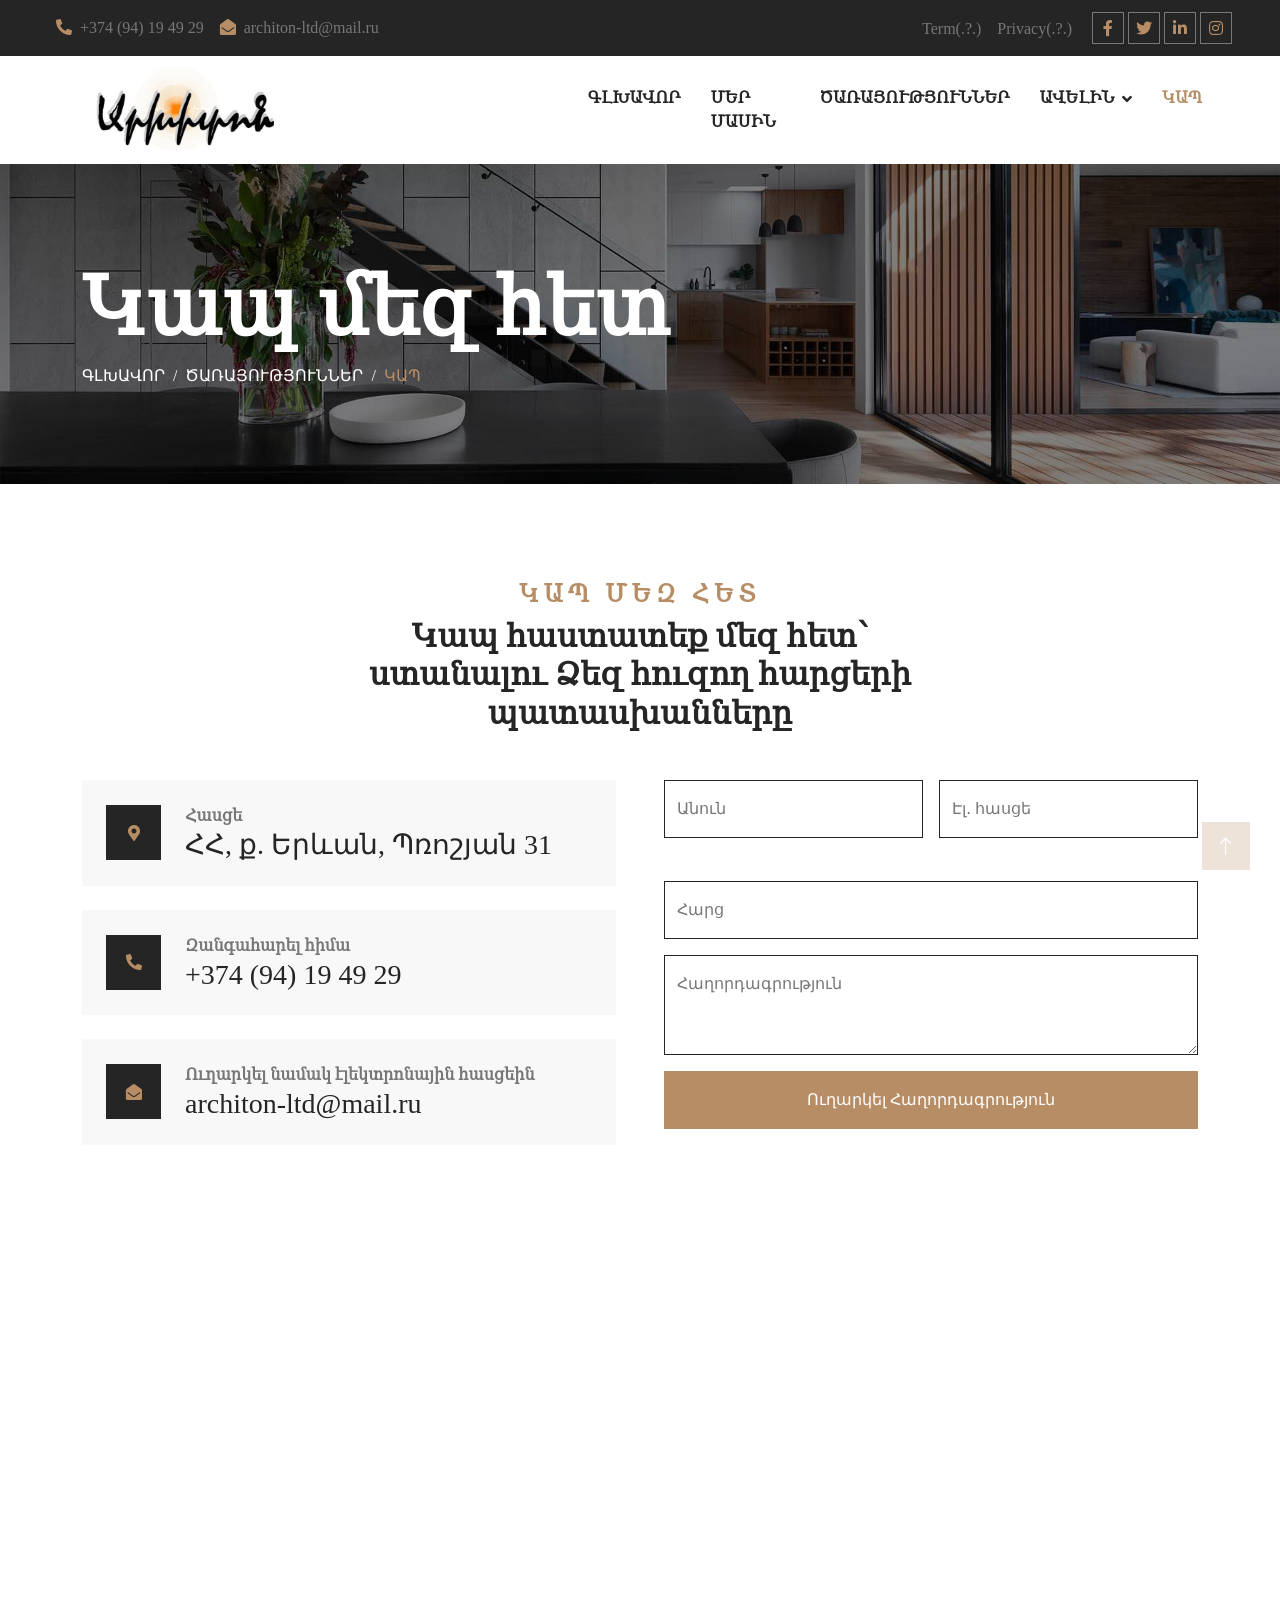
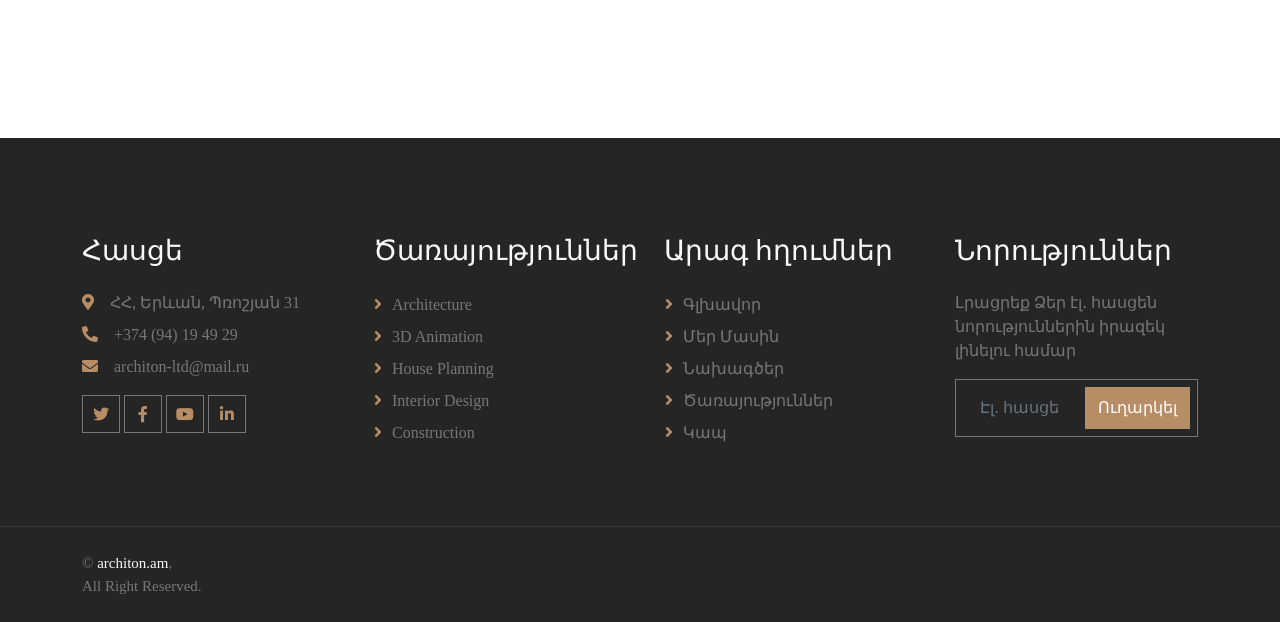
<file: contact.html>
<!DOCTYPE html>
<html lang="en">

<head>
    <meta charset="utf-8">
    <title>Արխիտոն Ճարտարապետական արվեստանոց</title>
    <link rel="icon" href="realimg/architonFinalLogo.jpg">

    <meta content="width=device-width, initial-scale=1.0" name="viewport">
    <meta content="" name="keywords">
    <meta content="" name="description">

    <!-- Favicon -->
    <link href="img/favicon.ico" rel="icon">

    <!-- Google Web Fonts -->
    <link rel="preconnect" href="https://fonts.googleapis.com">
    <link rel="preconnect" href="https://fonts.gstatic.com" crossorigin>
    <link
        href="https://fonts.googleapis.com/css2?family=Open+Sans:wght@400;500;600&family=Teko:wght@400;500;600&display=swap"
        rel="stylesheet">

    <!-- Icon Font Stylesheet -->
    <link href="https://cdnjs.cloudflare.com/ajax/libs/font-awesome/5.10.0/css/all.min.css" rel="stylesheet">
    <link href="https://cdn.jsdelivr.net/npm/bootstrap-icons@1.4.1/font/bootstrap-icons.css" rel="stylesheet">

    <!-- Libraries Stylesheet -->
    <link href="lib/animate/animate.min.css" rel="stylesheet">
    <link href="lib/owlcarousel/assets/owl.carousel.min.css" rel="stylesheet">
    <link href="lib/tempusdominus/css/tempusdominus-bootstrap-4.min.css" rel="stylesheet" />

    <!-- Customized Bootstrap Stylesheet -->
    <link href="css/bootstrap.min.css" rel="stylesheet">

    <!-- Template Stylesheet -->
    <link href="css/style.css" rel="stylesheet">
</head>

<body>
    <!-- Spinner Start -->
    <div id="spinner"
        class="show bg-white position-fixed translate-middle w-100 vh-100 top-50 start-50 d-flex align-items-center justify-content-center">
        <div class="spinner-border position-relative text-primary" style="width: 6rem; height: 6rem;" role="status">
        </div>
        <img class="position-absolute top-50 start-50 translate-middle" src="img/icons/icon-1.png" alt="Icon">
    </div>
    <!-- Spinner End -->


    <!-- Topbar Start -->
    <div class="container-fluid bg-dark p-0 wow fadeIn" data-wow-delay="0.1s">
        <div class="row gx-0 d-none d-lg-flex">
            <div class="col-lg-7 px-5 text-start">
                <div class="h-100 d-inline-flex align-items-center py-3 me-3">
                    <a class="text-body px-2" href="tel:+0123456789"><i
                            class="fa fa-phone-alt text-primary me-2"></i>+374 (94) 19 49 29</a>
                    <a class="text-body px-2" href="mailto:info@example.com"><i
                            class="fa fa-envelope-open text-primary me-2"></i>architon-ltd@mail.ru</a>
                </div>
            </div>
            <div class="col-lg-5 px-5 text-end">
                <div class="h-100 d-inline-flex align-items-center py-3 me-2">
                    <a class="text-body px-2" href="">Term(.?.)</a>
                    <a class="text-body px-2" href="">Privacy(.?.)</a>
                </div>
                <div class="h-100 d-inline-flex align-items-center">
                    <a class="btn btn-sm-square btn-outline-body me-1" href=""><i class="fab fa-facebook-f"></i></a>
                    <a class="btn btn-sm-square btn-outline-body me-1" href=""><i class="fab fa-twitter"></i></a>
                    <a class="btn btn-sm-square btn-outline-body me-1" href=""><i class="fab fa-linkedin-in"></i></a>
                    <a class="btn btn-sm-square btn-outline-body me-0" href=""><i class="fab fa-instagram"></i></a>
                </div>
            </div>
        </div>
    </div>
    <!-- Topbar End -->


    <!-- Navbar Start -->
    <nav class="navbar navbar-expand-lg bg-white navbar-light sticky-top py-lg-0 px-lg-5 wow fadeIn"
        data-wow-delay="0.1s">
        <a href="index.html" class="navbar-brand ms-4 ms-lg-0">
            <div class="w-50 ">

                <img class="ms-5" style="width:68%;" src="realimg/architonFinalLogo.jpg" alt="Icon">

            </div>
        </a>
        <button type="button" class="navbar-toggler me-4" data-bs-toggle="collapse" data-bs-target="#navbarCollapse">
            <span class="navbar-toggler-icon"></span>
        </button>
        <div class="collapse navbar-collapse" id="navbarCollapse">
            <div class="navbar-nav ms-auto p-4 p-lg-0">
                <a href="index.html" class="nav-item nav-link "><b>Գլխավոր</b></a>
                <a href="about.html" class="nav-item nav-link"><b>Մեր մասին</b></a>
                <a href="service.html" class="nav-item nav-link"><b>Ծառայություններ</b></a>
                <div class="nav-item dropdown">
                    <a href="#" class="nav-link dropdown-toggle" data-bs-toggle="dropdown"><b>Ավելին</b></a>
                    <div class="dropdown-menu border-0 m-0">
                        <a href="feature.html" class="dropdown-item"><b>Առանձնահատկություններ</b></a>
                        <a href="project.html" class="dropdown-item"><b>Նախագծեր</b></a>
                        <a href="team.html" class="dropdown-item"><b>Թիմ</b></a>
                        <a href="appointment.html" class="dropdown-item "><b>Գրանցում</b></a>
                        <!-- <a href="testimonial.html" class="dropdown-item">Testimonial</a>
                        <a href="404.html" class="dropdown-item">404 Page</a> -->
                    </div>
                </div>
                <a href="contact.html" class="nav-item nav-link active"><b>Կապ</b></a>
            </div>
            <!-- <a href="https://htmlcodex.com/architecture-html-template-pro" class="btn btn-primary py-2 px-4 d-none d-lg-block">Pro Version</a> -->
        </div>
    </nav>
    <!-- Navbar End -->


    <!-- Page Header Start -->
    <div class="container-fluid page-header py-5 mb-5 wow fadeIn" data-wow-delay="0.1s">
        <div class="container py-5">
            <h2 class="display-1 text-white animated slideInDown">Կապ մեզ հետ</h2>
            <nav aria-label="breadcrumb animated slideInDown">
                <ol class="breadcrumb text-uppercase mb-0">
                    <li class="breadcrumb-item"><a class="text-white" href="index.html">Գլխավոր</a></li>
                    <li class="breadcrumb-item"><a class="text-white" href="service.html">Ծառայություններ</a></li>
                    <li class="breadcrumb-item text-primary active" aria-current="page">Կապ</li>
                </ol>
            </nav>
        </div>
    </div>
    <!-- Page Header End -->


    <!-- Contact Start -->
    <div class="container-xxl py-5">
        <div class="container">
            <div class="text-center mx-auto mb-5 wow fadeInUp" data-wow-delay="0.1s" style="max-width: 600px;">
                <h4 class="section-title"><b>Կապ Մեզ Հետ</b></h4>
                <h2 class="display-5 mb-4 fs-2">Կապ հաստատեք մեզ հետ՝ ստանալու Ձեզ հուզող հարցերի պատասխանները</h2>
            </div>
            <div class="row g-5">
                <div class="col-lg-6 wow fadeInUp" data-wow-delay="0.1s">
                    <div class="d-flex flex-column justify-content-between h-100">
                        <div class="bg-light d-flex align-items-center w-100 p-4 mb-4">
                            <div class="d-flex flex-shrink-0 align-items-center justify-content-center bg-dark"
                                style="width: 55px; height: 55px;">
                                <i class="fa fa-map-marker-alt text-primary"></i>
                            </div>
                            <div class="ms-4">
                                <p class="mb-0"><b>Հասցե</b></p>
                                <h3 class="mb-0">ՀՀ, ք. Երևան, Պռոշյան 31</h3>
                            </div>
                        </div>
                        <div class="bg-light d-flex align-items-center w-100 p-4 mb-4">
                            <div class="d-flex flex-shrink-0 align-items-center justify-content-center bg-dark"
                                style="width: 55px; height: 55px;">
                                <i class="fa fa-phone-alt text-primary"></i>
                            </div>
                            <div class="ms-4">
                                <p class="mb-0"><b>Զանգահարել հիմա</b></p>
                                <h3 class="mb-0">+374 (94) 19 49 29</h3>
                            </div>
                        </div>
                        <div class="bg-light d-flex align-items-center w-100 p-4">
                            <div class="d-flex flex-shrink-0 align-items-center justify-content-center bg-dark"
                                style="width: 55px; height: 55px;">
                                <i class="fa fa-envelope-open text-primary"></i>
                            </div>
                            <div class="ms-4">
                                <p class="mb-0"><b>Ուղարկել նամակ էլեկտրոնային հասցեին</b></p>
                                <h3 class="mb-0">architon-ltd@mail.ru</h3>
                            </div>
                        </div>
                    </div>
                </div>
                <div class="col-lg-6 wow fadeInUp" data-wow-delay="0.5s">
                    <!-- <p class="mb-4">The contact form is currently inactive. Get a functional and working contact form with Ajax & PHP in a few minutes. Just copy and paste the files, add a little code and you're done. <a href="https://htmlcodex.com/contact-form">Download Now</a>.</p> -->
                    <form>
                        <div class="row g-3">
                            <div class="col-md-6">
                                <div class="form-floating">
                                    <input type="text" class="form-control" id="name" placeholder="Your Name">
                                    <label for="name">Անուն</label>
                                </div>
                            </div>
                            <div class="col-md-6">
                                <div class="form-floating">
                                    <input type="email" class="form-control" id="email" placeholder="Your Email">
                                    <label for="email">Էլ․ հասցե</label>
                                </div>
                            </div>
                            <div class="col-12">
                                <div class="form-floating">
                                    <input type="text" class="form-control" id="subject" placeholder="Subject">
                                    <label for="subject">Հարց</label>
                                </div>
                            </div>
                            <div class="col-12">
                                <div class="form-floating">
                                    <textarea class="form-control" placeholder="Leave a message here" id="message"
                                        style="height: 100px"></textarea>
                                    <label for="message">Հաղորդագրություն</label>
                                </div>
                            </div>
                            <div class="col-12">
                                <button class="btn btn-primary w-100 py-3" type="submit">Ուղարկել
                                    Հաղորդագրություն</button>
                            </div>
                        </div>
                    </form>
                </div>
            </div>
        </div>
    </div>
    <!-- Contact End -->


    <!-- Google Map Start -->
    <div class="container-xxl pt-5 px-0 wow fadeIn" data-wow-delay="0.1s">
        <iframe class="w-100 mb-n2" style="height: 450px;"
            src="https://www.google.com/maps/embed?pb=!1m18!1m12!1m3!1d3047.925123251264!2d44.50123441047107!3d40.18847977135824!2m3!1f0!2f0!3f0!3m2!1i1024!2i768!4f13.1!3m3!1m2!1s0x406abd1b013f4f6d%3A0x59affea1841ab416!2s31%20Proshyan%20Street%2C%20Yerevan!5e0!3m2!1sen!2sam!4v1752766076272!5m2!1sen!2sam"
            frameborder="0" allowfullscreen="" aria-hidden="false" tabindex="0"></iframe>
       
    </div>
     
    <!-- Google Map End --> 


    <!-- Footer Start -->
    <div class="container-fluid bg-dark text-body footer mt-5 pt-5 px-0 wow fadeIn" data-wow-delay="0.1s">
        <div class="container py-5">
            <div class="row g-5">
                <div class="col-lg-3 col-md-6">
                    <h3 class="text-light mb-4">Հասցե</h3>
                    <p class="mb-2"><i class="fa fa-map-marker-alt text-primary me-3"></i>ՀՀ, Երևան, Պռոշյան 31</p>
                    <p class="mb-2"><i class="fa fa-phone-alt text-primary me-3"></i>+374 (94) 19 49 29</p>
                    <p class="mb-2"><i class="fa fa-envelope text-primary me-3"></i>architon-ltd@mail.ru</p>
                    <div class="d-flex pt-2">
                        <a class="btn btn-square btn-outline-body me-1" href=""><i class="fab fa-twitter"></i></a>
                        <a class="btn btn-square btn-outline-body me-1" href=""><i class="fab fa-facebook-f"></i></a>
                        <a class="btn btn-square btn-outline-body me-1" href=""><i class="fab fa-youtube"></i></a>
                        <a class="btn btn-square btn-outline-body me-0" href=""><i class="fab fa-linkedin-in"></i></a>
                    </div>
                </div>
                <div class="col-lg-3 col-md-6">
                    <h3 class="text-light mb-4">Ծառայություններ</h3>
                    <a class="btn btn-link" href="">Architecture</a>
                    <a class="btn btn-link" href="">3D Animation</a>
                    <a class="btn btn-link" href="">House Planning</a>
                    <a class="btn btn-link" href="">Interior Design</a>
                    <a class="btn btn-link" href="">Construction</a>
                </div>
                <div class="col-lg-3 col-md-6">
                    <h3 class="text-light mb-4">Արագ հղումներ</h3>
                    <a class="btn btn-link" href="index.html">Գլխավոր</a>
                    <a class="btn btn-link" href="about.html">Մեր մասին</a>
                    <a class="btn btn-link" href="project.html">Նախագծեր</a>
                    <a class="btn btn-link" href="service.html">Ծառայություններ</a>
                    <a class="btn btn-link" href="contact.html">Կապ</a>
                </div>
                <div class="col-lg-3 col-md-6">
                    <h3 class="text-light mb-4">Նորություններ</h3>
                    <p>Լրացրեք Ձեր էլ․ հասցեն նորություններին իրազեկ լինելու համար</p>
                    <div class="position-relative mx-auto" style="max-width: 400px;">
                        <input class="form-control bg-transparent w-100 py-3 ps-4 pe-5" type="text"
                            placeholder="Էլ․ հասցե">
                        <button type="button"
                            class="btn btn-primary py-2 position-absolute top-0 end-0 mt-2 me-2">Ուղարկել</button>
                    </div>
                </div>
            </div>
        </div>
       <div class="container-fluid copyright">
            <div class="container">
                <div class="row">
                    <div class="col-md-6 text-center text-md-start mb-3 mb-md-0">
                        &copy; <a href="#">architon.am</a>,<br> All Right Reserved.
                    </div>
                    <div class="col-md-6 text-center text-md-end" style=" color:  #252525; font-size:1px;">
                        <!--/*** This template is free as long as you keep the footer author’s credit link/attribution link/backlink. If you'd like to use the template without the footer author’s credit link/attribution link/backlink, you can purchase the Credit Removal License from "https://htmlcodex.com/credit-removal". Thank you for your support. ***/-->
                        Designed By <a href="https://htmlcodex.com" style=" color:  #252525; font-size:1px;">HTML
                            Codex</a>
                    </div>
                </div>
            </div>
        </div>
    </div>
    <!-- Footer End -->


    <!-- Back to Top -->
    <a href="#" class="btn btn-lg btn-primary btn-lg-square back-to-top"><i class="bi bi-arrow-up"></i></a>


    <!-- JavaScript Libraries -->
    <script src="https://code.jquery.com/jquery-3.4.1.min.js"></script>
    <script src="https://cdn.jsdelivr.net/npm/bootstrap@5.0.0/dist/js/bootstrap.bundle.min.js"></script>
    <script src="lib/wow/wow.min.js"></script>
    <script src="lib/easing/easing.min.js"></script>
    <script src="lib/waypoints/waypoints.min.js"></script>
    <script src="lib/counterup/counterup.min.js"></script>
    <script src="lib/owlcarousel/owl.carousel.min.js"></script>
    <script src="lib/tempusdominus/js/moment.min.js"></script>
    <script src="lib/tempusdominus/js/moment-timezone.min.js"></script>
    <script src="lib/tempusdominus/js/tempusdominus-bootstrap-4.min.js"></script>

    <!-- Template Javascript -->
    <script src="js/main.js"></script>
</body>

</html>
</file>
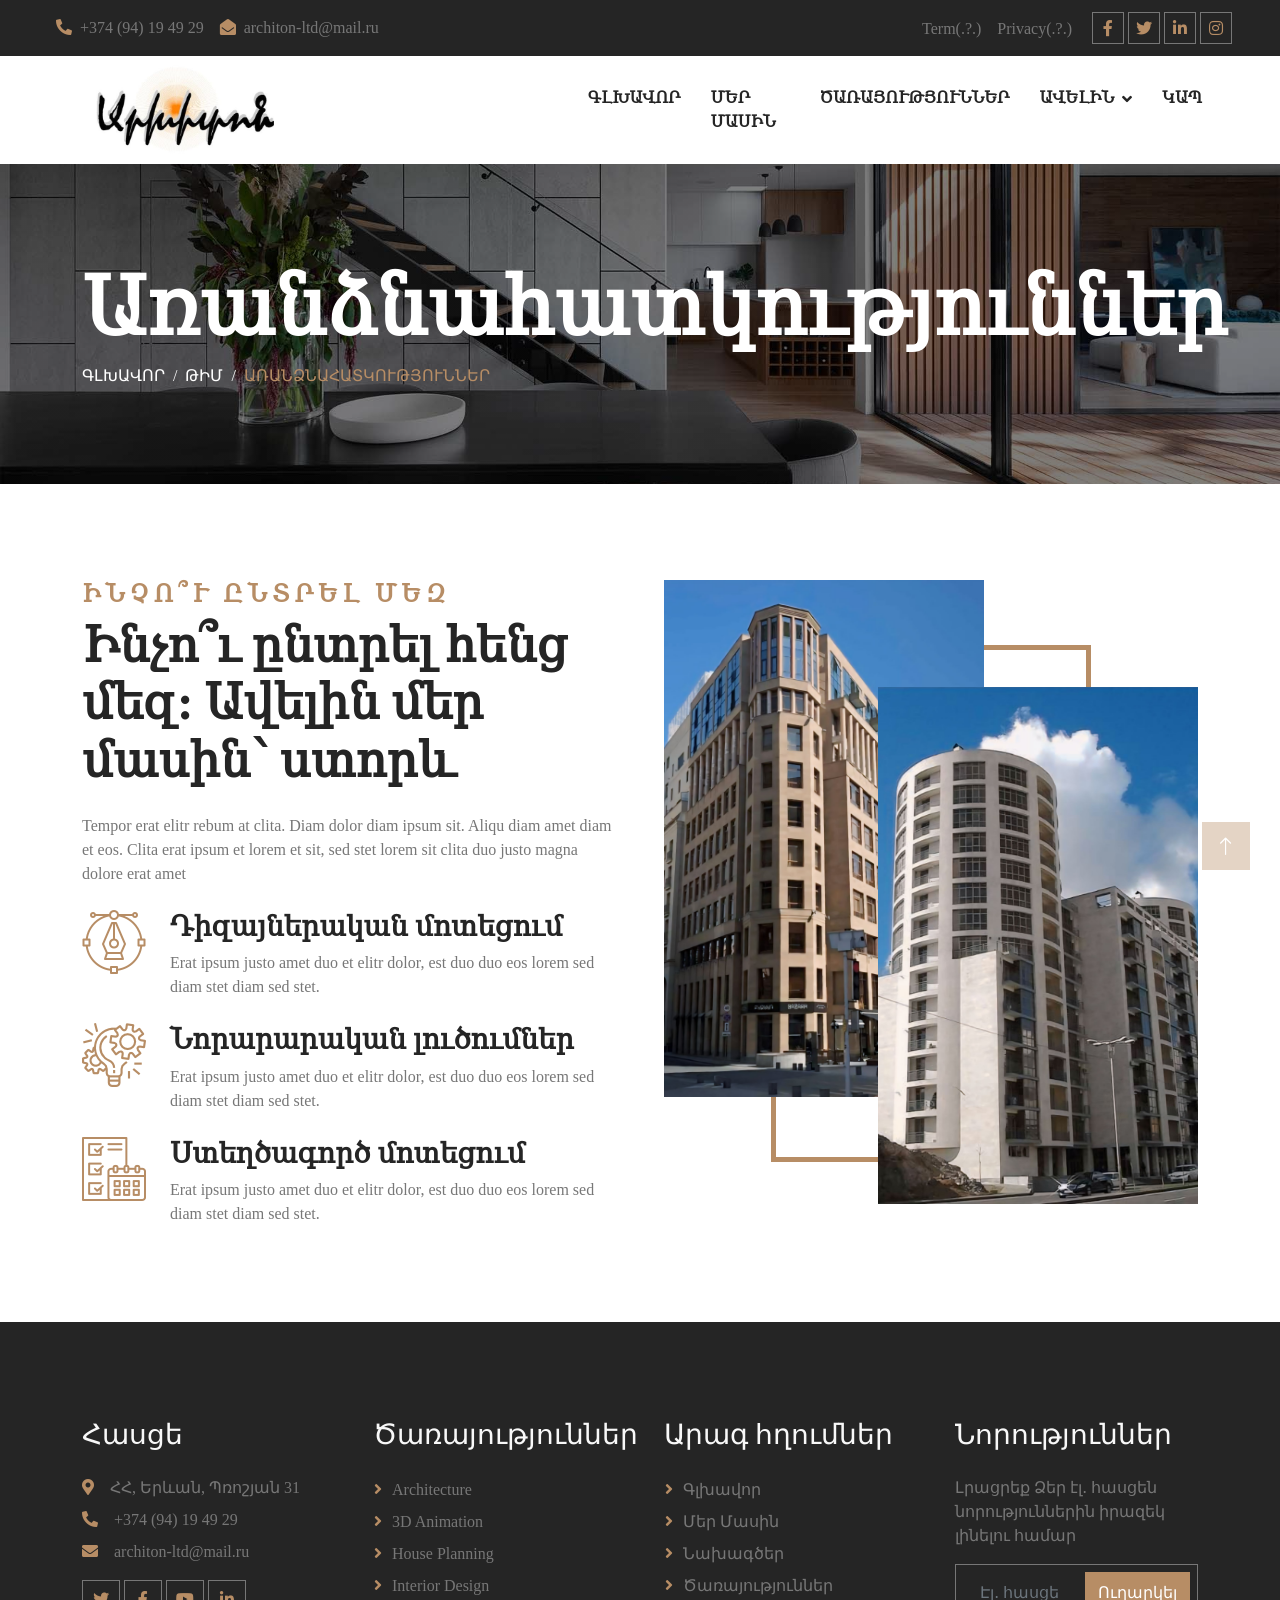
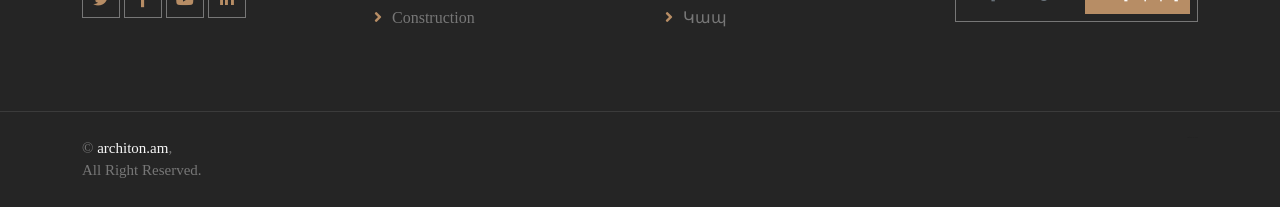
<file: feature.html>
<!DOCTYPE html>
<html lang="en">

<head>
    <meta charset="utf-8">
    <title>Արխիտոն Ճարտարապետական արվեստանոց</title>
    <link rel="icon" href="realimg/architonFinalLogo.jpg">

    <meta content="width=device-width, initial-scale=1.0" name="viewport">
    <meta content="" name="keywords">
    <meta content="" name="description">

    <!-- Favicon -->
    <link href="img/favicon.ico" rel="icon">

    <!-- Google Web Fonts -->
    <link rel="preconnect" href="https://fonts.googleapis.com">
    <link rel="preconnect" href="https://fonts.gstatic.com" crossorigin>
    <link href="https://fonts.googleapis.com/css2?family=Open+Sans:wght@400;500;600&family=Teko:wght@400;500;600&display=swap" rel="stylesheet">

    <!-- Icon Font Stylesheet -->
    <link href="https://cdnjs.cloudflare.com/ajax/libs/font-awesome/5.10.0/css/all.min.css" rel="stylesheet">
    <link href="https://cdn.jsdelivr.net/npm/bootstrap-icons@1.4.1/font/bootstrap-icons.css" rel="stylesheet">

    <!-- Libraries Stylesheet -->
    <link href="lib/animate/animate.min.css" rel="stylesheet">
    <link href="lib/owlcarousel/assets/owl.carousel.min.css" rel="stylesheet">
    <link href="lib/tempusdominus/css/tempusdominus-bootstrap-4.min.css" rel="stylesheet" />

    <!-- Customized Bootstrap Stylesheet -->
    <link href="css/bootstrap.min.css" rel="stylesheet">

    <!-- Template Stylesheet -->
    <link href="css/style.css" rel="stylesheet">
</head>

<body>
    <!-- Spinner Start -->
    <div id="spinner" class="show bg-white position-fixed translate-middle w-100 vh-100 top-50 start-50 d-flex align-items-center justify-content-center">
        <div class="spinner-border position-relative text-primary" style="width: 6rem; height: 6rem;" role="status"></div>
        <img class="position-absolute top-50 start-50 translate-middle" src="img/icons/icon-1.png" alt="Icon">
    </div>
    <!-- Spinner End -->


     <!-- Topbar Start -->
     <div class="container-fluid bg-dark p-0 wow fadeIn" data-wow-delay="0.1s">
        <div class="row gx-0 d-none d-lg-flex">
            <div class="col-lg-7 px-5 text-start">
                <div class="h-100 d-inline-flex align-items-center py-3 me-3">
                    <a class="text-body px-2" href="tel:+0123456789"><i class="fa fa-phone-alt text-primary me-2"></i>+374 (94) 19 49 29</a>
                    <a class="text-body px-2" href="mailto:info@example.com"><i class="fa fa-envelope-open text-primary me-2"></i>architon-ltd@mail.ru</a>
                </div>
            </div>
            <div class="col-lg-5 px-5 text-end">
                <div class="h-100 d-inline-flex align-items-center py-3 me-2">
                    <a class="text-body px-2" href="">Term(.?.)</a>
                    <a class="text-body px-2" href="">Privacy(.?.)</a>
                </div>
                <div class="h-100 d-inline-flex align-items-center">
                    <a class="btn btn-sm-square btn-outline-body me-1" href=""><i class="fab fa-facebook-f"></i></a>
                    <a class="btn btn-sm-square btn-outline-body me-1" href=""><i class="fab fa-twitter"></i></a>
                    <a class="btn btn-sm-square btn-outline-body me-1" href=""><i class="fab fa-linkedin-in"></i></a>
                    <a class="btn btn-sm-square btn-outline-body me-0" href=""><i class="fab fa-instagram"></i></a>
                </div>
            </div>
        </div>
    </div>
    <!-- Topbar End -->


    <!-- Navbar Start -->
    <nav class="navbar navbar-expand-lg bg-white navbar-light sticky-top py-lg-0 px-lg-5 wow fadeIn" data-wow-delay="0.1s">
        <a href="index.html" class="navbar-brand ms-4 ms-lg-0">
             <div class="w-50 ">

                <img class="ms-5" style="width:68%;" src="realimg/architonFinalLogo.jpg" alt="Icon">

            </div>
                </a>
        <button type="button" class="navbar-toggler me-4" data-bs-toggle="collapse" data-bs-target="#navbarCollapse">
            <span class="navbar-toggler-icon"></span>
        </button>
        <div class="collapse navbar-collapse" id="navbarCollapse">
            <div class="navbar-nav ms-auto p-4 p-lg-0">
                <a href="index.html" class="nav-item nav-link "><b>Գլխավոր</b></a>
                <a href="about.html" class="nav-item nav-link"><b>Մեր մասին</b></a>
                <a href="service.html" class="nav-item nav-link"><b>Ծառայություններ</b></a>
                <div class="nav-item dropdown">
                    <a href="#" class="nav-link dropdown-toggle" data-bs-toggle="dropdown"><b>Ավելին</b></a>
                    <div class="dropdown-menu border-0 m-0">
                        <a href="feature.html" class="dropdown-item active"><b>Առանձնահատկություններ</b></a>
                        <a href="project.html" class="dropdown-item "><b>Նախագծեր</b></a>
                        <a href="team.html" class="dropdown-item"><b>Թիմ</b></a>
                        <a href="appointment.html" class="dropdown-item"><b>Գրանցում</b></a>
                        <!-- <a href="testimonial.html" class="dropdown-item">Testimonial</a>
                        <a href="404.html" class="dropdown-item">404 Page</a> -->
                    </div>
                </div>
                <a href="contact.html" class="nav-item nav-link"><b>Կապ</b></a>
            </div>
            <!-- <a href="https://htmlcodex.com/architecture-html-template-pro" class="btn btn-primary py-2 px-4 d-none d-lg-block">Pro Version</a> -->
        </div>
    </nav>
    <!-- Navbar End -->


    <!-- Page Header Start -->
    <div class="container-fluid page-header py-5 mb-5 wow fadeIn" data-wow-delay="0.1s">
        <div class="container py-5">
            <h2 class="arandzn display-1 text-white animated slideInDown">Առանձնահատկություններ</h2>
            <nav aria-label="breadcrumb animated slideInDown">
                <ol class="breadcrumb text-uppercase mb-0">
                    <li class="breadcrumb-item"><a class="text-white" href="index.html">Գլխավոր</a></li>
                    <li class="breadcrumb-item"><a class="text-white" href="team.html">Թիմ</a></li>
                    <li class="breadcrumb-item text-primary active" aria-current="page">Առանձնահատկություններ</li>
                </ol>
            </nav>
        </div>
    </div>
    <!-- Page Header End -->


    <!-- Feature Start -->
    <div class="container-xxl py-5">
        <div class="container">
            <div class="row g-5">
                <div class="col-lg-6 wow fadeInUp" data-wow-delay="0.1s">
                    <h4 class="section-title"><b>ԻՆՉՈ՞Ւ ԸՆՏՐԵԼ ՄԵԶ</b></h4>
                    <h2 class="display-5 mb-4">Ինչո՞ւ ընտրել հենց մեզ։ Ավելին մեր մասին՝ ստորև</h2>
                    <p class="mb-4">Tempor erat elitr rebum at clita. Diam dolor diam ipsum sit. Aliqu diam amet diam et eos. Clita erat ipsum et lorem et sit, sed stet lorem sit clita duo justo magna dolore erat amet</p>
                    <div class="row g-4">
                        <div class="col-12">
                            <div class="d-flex align-items-start">
                                <img class="flex-shrink-0" src="img/icons/icon-2.png" alt="Icon">
                                <div class="ms-4">
                                    <h3><b>Դիզայներական մոտեցում</b></h3>
                                    <p class="mb-0">Erat ipsum justo amet duo et elitr dolor, est duo duo eos lorem sed diam stet diam sed stet.</p>
                                </div>
                            </div>
                        </div>
                        <div class="col-12">
                            <div class="d-flex align-items-start">
                                <img class="flex-shrink-0" src="img/icons/icon-3.png" alt="Icon">
                                <div class="ms-4">
                                    <h3><b>Նորարարական լուծումներ</b></h3>
                                    <p class="mb-0">Erat ipsum justo amet duo et elitr dolor, est duo duo eos lorem sed diam stet diam sed stet.</p>
                                </div>
                            </div>
                        </div>
                        <div class="col-12">
                            <div class="d-flex align-items-start">
                                <img class="flex-shrink-0" src="img/icons/icon-4.png" alt="Icon">
                                <div class="ms-4">
                                    <h3><b>Ստեղծագործ մոտեցում</b></h3>
                                    <p class="mb-0">Erat ipsum justo amet duo et elitr dolor, est duo duo eos lorem sed diam stet diam sed stet.</p>
                                </div>
                            </div>
                        </div>
                    </div>
                </div>
                <div class="col-lg-6 wow fadeInUp" data-wow-delay="0.5s">
                    <div class="feature-img">
                        <img class="img-fluid" src="realimg/homePic4.jpg" alt="">
                        <img class="img-fluid" src="realimg/homePic2.jpg" alt="">
                    </div>
                </div>
            </div>
        </div>
    </div>
    <!-- Feature End -->
        

    <!-- Footer Start -->
    <div class="container-fluid bg-dark text-body footer mt-5 pt-5 px-0 wow fadeIn" data-wow-delay="0.1s">
        <div class="container py-5">
            <div class="row g-5">
                <div class="col-lg-3 col-md-6">
                    <h3 class="text-light mb-4">Հասցե</h3>
                    <p class="mb-2"><i class="fa fa-map-marker-alt text-primary me-3"></i>ՀՀ, Երևան, Պռոշյան 31</p>
                    <p class="mb-2"><i class="fa fa-phone-alt text-primary me-3"></i>+374 (94) 19 49 29</p>
                    <p class="mb-2"><i class="fa fa-envelope text-primary me-3"></i>architon-ltd@mail.ru</p>
                    <div class="d-flex pt-2">
                        <a class="btn btn-square btn-outline-body me-1" href=""><i class="fab fa-twitter"></i></a>
                        <a class="btn btn-square btn-outline-body me-1" href=""><i class="fab fa-facebook-f"></i></a>
                        <a class="btn btn-square btn-outline-body me-1" href=""><i class="fab fa-youtube"></i></a>
                        <a class="btn btn-square btn-outline-body me-0" href=""><i class="fab fa-linkedin-in"></i></a>
                    </div>
                </div>
                <div class="col-lg-3 col-md-6">
                    <h3 class="text-light mb-4">Ծառայություններ</h3>
                    <a class="btn btn-link" href="">Architecture</a>
                    <a class="btn btn-link" href="">3D Animation</a>
                    <a class="btn btn-link" href="">House Planning</a>
                    <a class="btn btn-link" href="">Interior Design</a>
                    <a class="btn btn-link" href="">Construction</a>
                </div>
                <div class="col-lg-3 col-md-6">
                    <h3 class="text-light mb-4">Արագ հղումներ</h3>
                    <a class="btn btn-link" href="index.html">Գլխավոր</a>
                    <a class="btn btn-link" href="about.html">Մեր մասին</a>
                    <a class="btn btn-link" href="project.html">Նախագծեր</a>
                    <a class="btn btn-link" href="service.html">Ծառայություններ</a>
                    <a class="btn btn-link" href="contact.html">Կապ</a>
                </div>
                <div class="col-lg-3 col-md-6">
                    <h3 class="text-light mb-4">Նորություններ</h3>
                    <p>Լրացրեք Ձեր էլ․ հասցեն նորություններին իրազեկ լինելու համար</p>
                    <div class="position-relative mx-auto" style="max-width: 400px;">
                        <input class="form-control bg-transparent w-100 py-3 ps-4 pe-5" type="text" placeholder="Էլ․ հասցե">
                        <button type="button" class="btn btn-primary py-2 position-absolute top-0 end-0 mt-2 me-2">Ուղարկել</button>
                    </div>
                </div>
            </div>
        </div>
        <div class="container-fluid copyright">
            <div class="container">
                <div class="row">
                    <div class="col-md-6 text-center text-md-start mb-3 mb-md-0">
                        &copy; <a href="#">architon.am</a>,<br> All Right Reserved.
                    </div>
                    <div class="col-md-6 text-center text-md-end" style=" color:  #252525; font-size:1px;">
                        <!--/*** This template is free as long as you keep the footer author’s credit link/attribution link/backlink. If you'd like to use the template without the footer author’s credit link/attribution link/backlink, you can purchase the Credit Removal License from "https://htmlcodex.com/credit-removal". Thank you for your support. ***/-->
                        Designed By <a href="https://htmlcodex.com" style=" color:  #252525; font-size:1px;">HTML
                            Codex</a>
                    </div>
                </div>
            </div>
        </div>
    </div>
    <!-- Footer End -->


    <!-- Back to Top -->
    <a href="#" class="btn btn-lg btn-primary btn-lg-square back-to-top"><i class="bi bi-arrow-up"></i></a>


    <!-- JavaScript Libraries -->
    <script src="https://code.jquery.com/jquery-3.4.1.min.js"></script>
    <script src="https://cdn.jsdelivr.net/npm/bootstrap@5.0.0/dist/js/bootstrap.bundle.min.js"></script>
    <script src="lib/wow/wow.min.js"></script>
    <script src="lib/easing/easing.min.js"></script>
    <script src="lib/waypoints/waypoints.min.js"></script>
    <script src="lib/counterup/counterup.min.js"></script>
    <script src="lib/owlcarousel/owl.carousel.min.js"></script>
    <script src="lib/tempusdominus/js/moment.min.js"></script>
    <script src="lib/tempusdominus/js/moment-timezone.min.js"></script>
    <script src="lib/tempusdominus/js/tempusdominus-bootstrap-4.min.js"></script>

    <!-- Template Javascript -->
    <script src="js/main.js"></script>
</body>

</html>
</file>
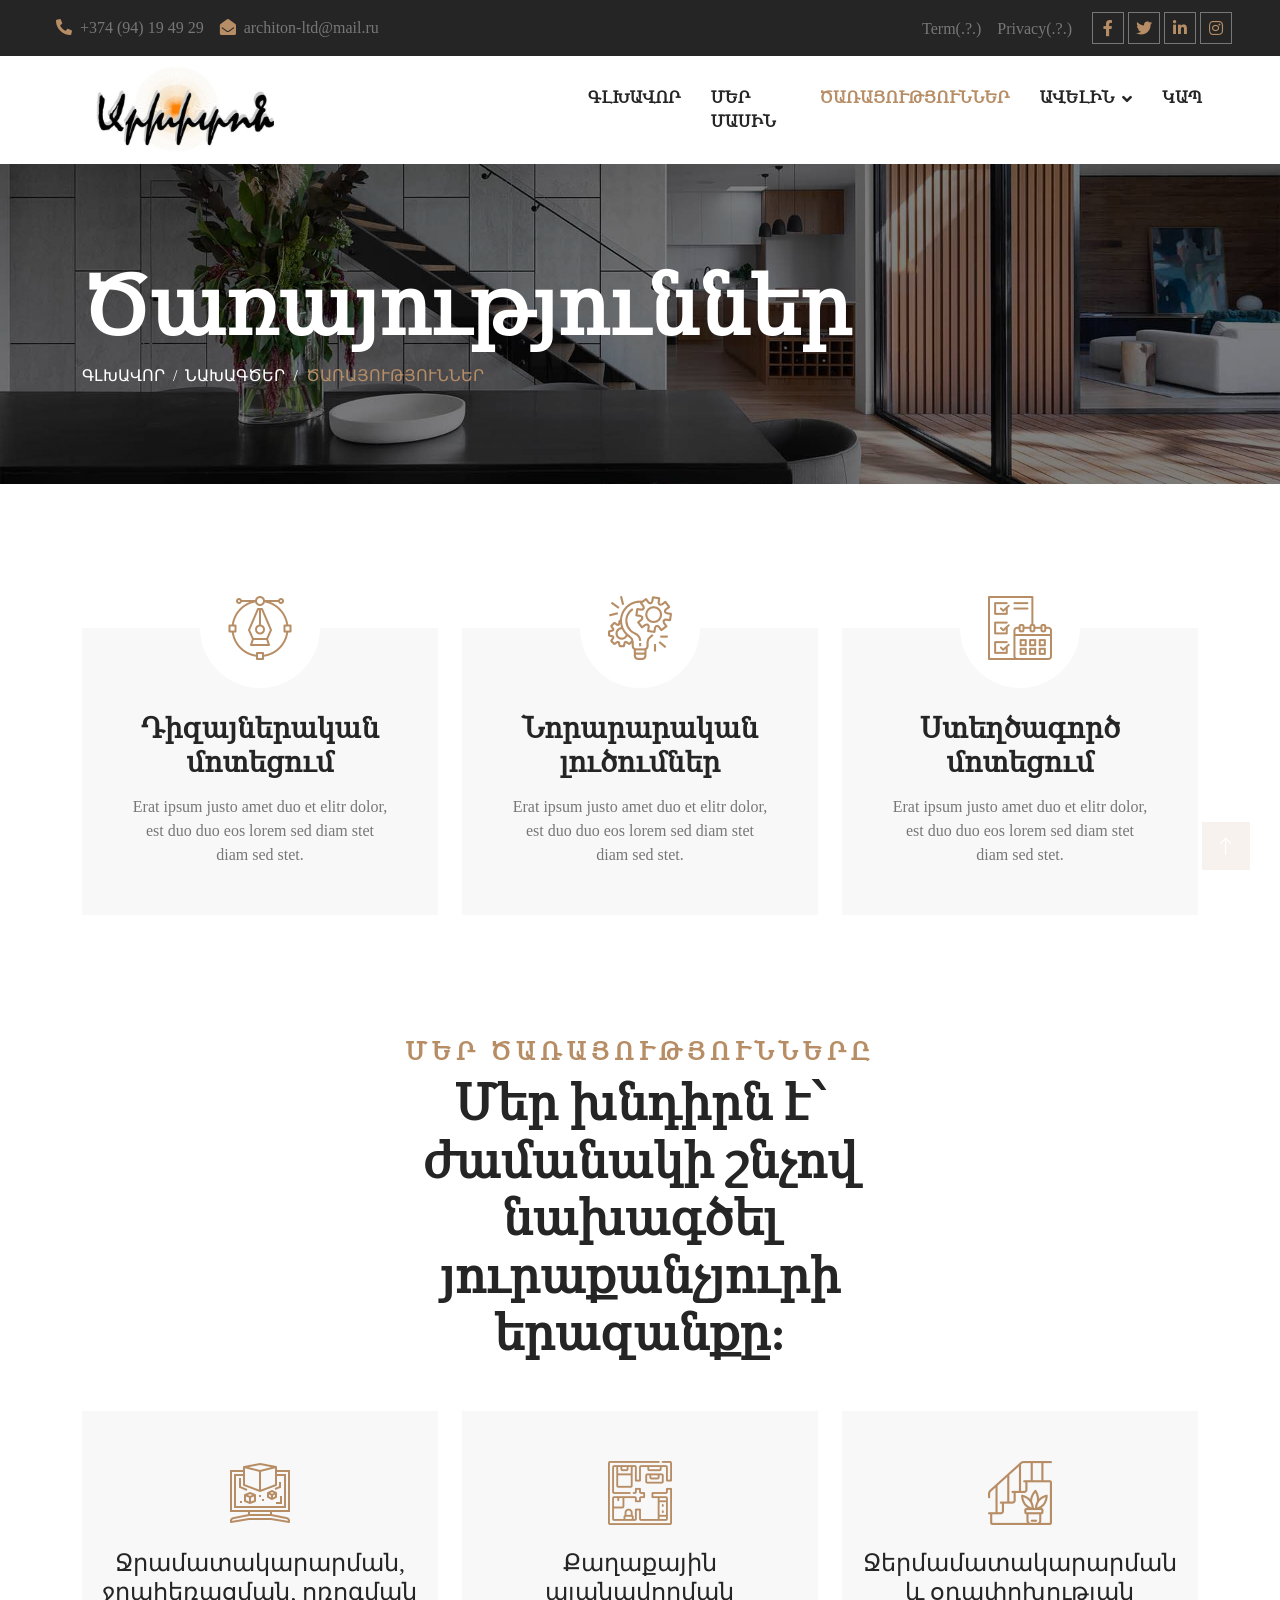
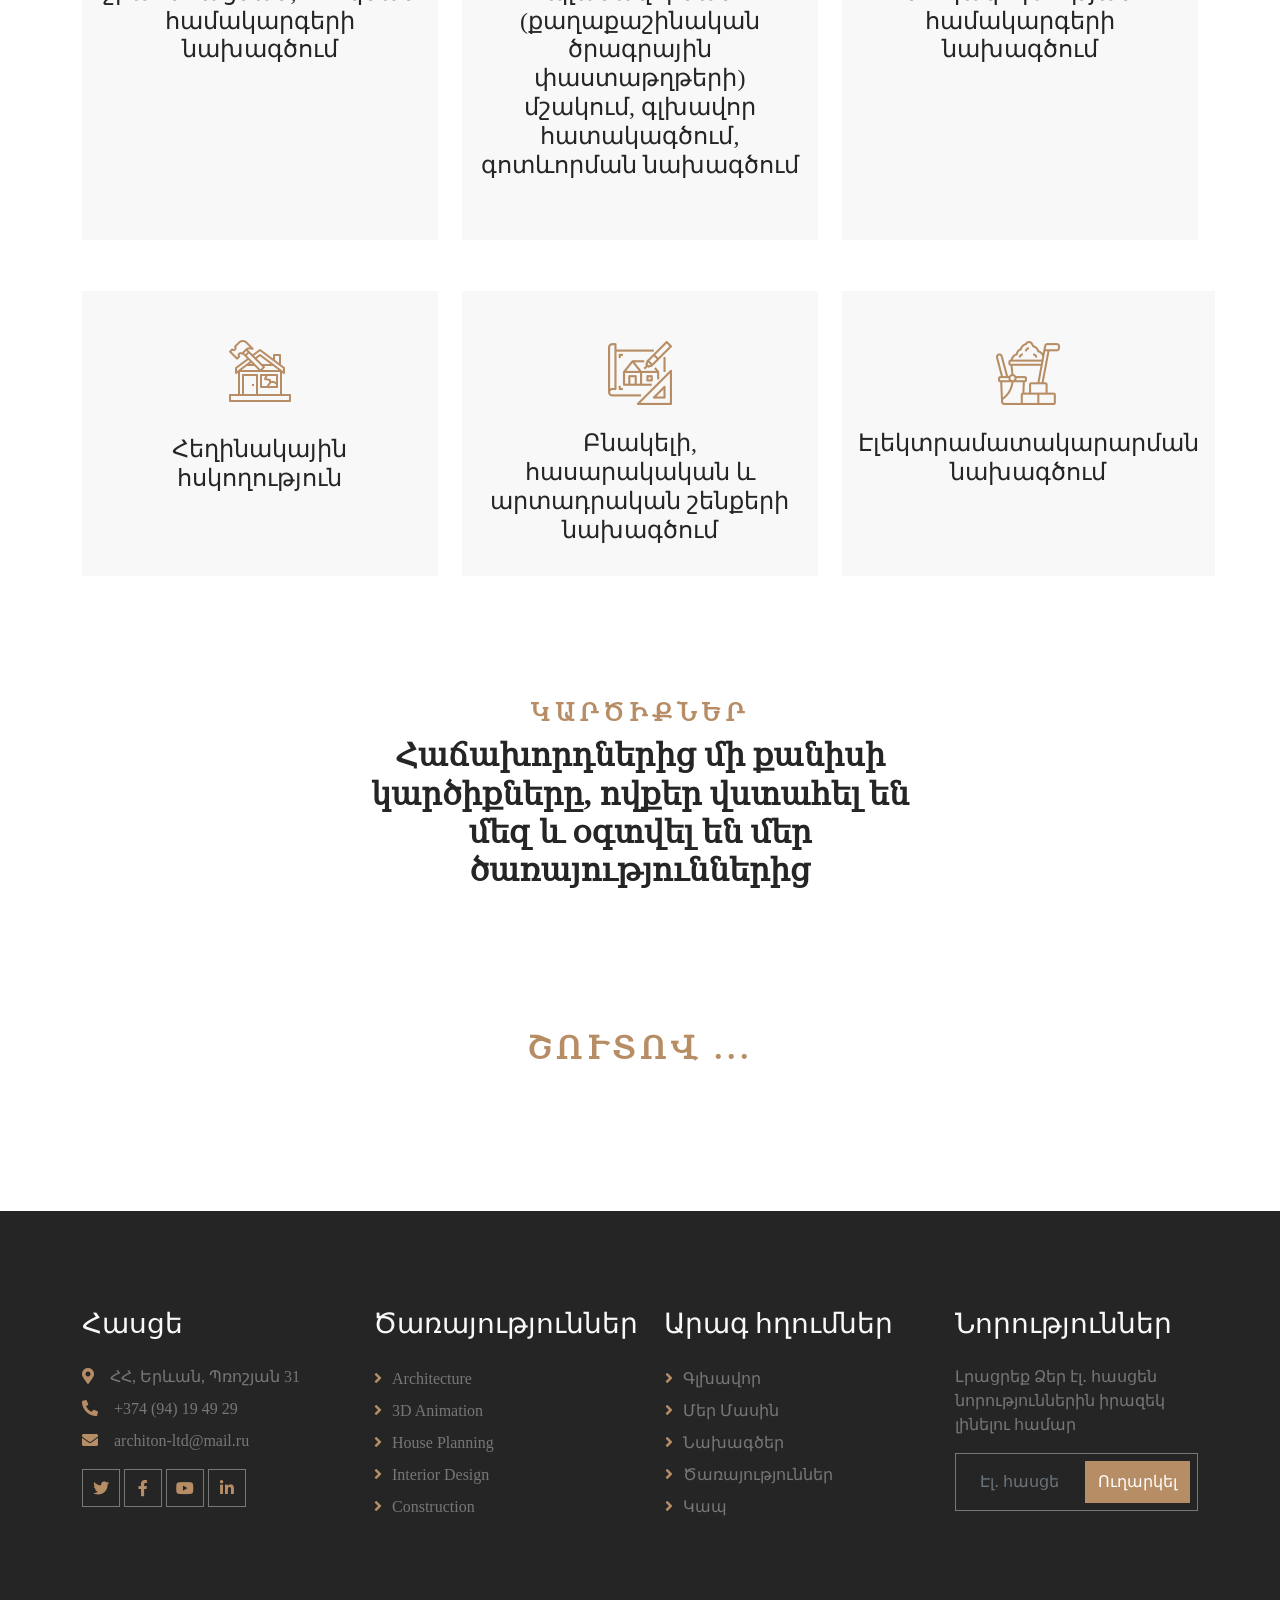
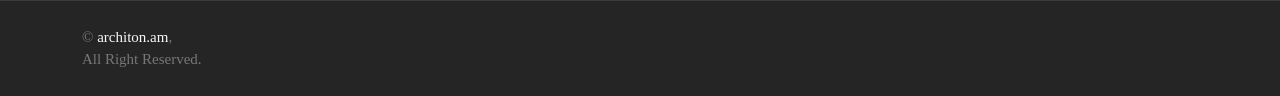
<file: service.html>
<!DOCTYPE html>
<html lang="en">

<head>
    <meta charset="utf-8">
     <title>Արխիտոն Ճարտարապետական արվեստանոց</title>
    <link rel="icon" href="realimg/logogoo.png">

    <meta content="width=device-width, initial-scale=1.0" name="viewport">
    <meta content="" name="keywords">
    <meta content="" name="description">

    <!-- Favicon -->
    <link href="img/favicon.ico" rel="icon">

    <!-- Google Web Fonts -->
    <link rel="preconnect" href="https://fonts.googleapis.com">
    <link rel="preconnect" href="https://fonts.gstatic.com" crossorigin>
    <link href="https://fonts.googleapis.com/css2?family=Open+Sans:wght@400;500;600&family=Teko:wght@400;500;600&display=swap" rel="stylesheet">

    <!-- Icon Font Stylesheet -->
    <link href="https://cdnjs.cloudflare.com/ajax/libs/font-awesome/5.10.0/css/all.min.css" rel="stylesheet">
    <link href="https://cdn.jsdelivr.net/npm/bootstrap-icons@1.4.1/font/bootstrap-icons.css" rel="stylesheet">

    <!-- Libraries Stylesheet -->
    <link href="lib/animate/animate.min.css" rel="stylesheet">
    <link href="lib/owlcarousel/assets/owl.carousel.min.css" rel="stylesheet">
    <link href="lib/tempusdominus/css/tempusdominus-bootstrap-4.min.css" rel="stylesheet" />

    <!-- Customized Bootstrap Stylesheet -->
    <link href="css/bootstrap.min.css" rel="stylesheet">

    <!-- Template Stylesheet -->
    <link href="css/style.css" rel="stylesheet">
</head>

<body>
    <!-- Spinner Start -->
    <div id="spinner" class="show bg-white position-fixed translate-middle w-100 vh-100 top-50 start-50 d-flex align-items-center justify-content-center">
        <div class="spinner-border position-relative text-primary" style="width: 6rem; height: 6rem;" role="status"></div>
        <img class="position-absolute top-50 start-50 translate-middle" src="img/icons/icon-1.png" alt="Icon">
    </div>
    <!-- Spinner End -->


    <!-- Topbar Start -->
    <div class="container-fluid bg-dark p-0 wow fadeIn" data-wow-delay="0.1s">
        <div class="row gx-0 d-none d-lg-flex">
            <div class="col-lg-7 px-5 text-start">
                <div class="h-100 d-inline-flex align-items-center py-3 me-3">
                    <a class="text-body px-2" href="tel:+0123456789"><i class="fa fa-phone-alt text-primary me-2"></i>+374 (94) 19 49 29</a>
                    <a class="text-body px-2" href="mailto:info@example.com"><i class="fa fa-envelope-open text-primary me-2"></i>architon-ltd@mail.ru</a>
                </div>
            </div>
            <div class="col-lg-5 px-5 text-end">
                <div class="h-100 d-inline-flex align-items-center py-3 me-2">
                    <a class="text-body px-2" href="">Term(.?.)</a>
                    <a class="text-body px-2" href="">Privacy(.?.)</a>
                </div>
                <div class="h-100 d-inline-flex align-items-center">
                    <a class="btn btn-sm-square btn-outline-body me-1" href=""><i class="fab fa-facebook-f"></i></a>
                    <a class="btn btn-sm-square btn-outline-body me-1" href=""><i class="fab fa-twitter"></i></a>
                    <a class="btn btn-sm-square btn-outline-body me-1" href=""><i class="fab fa-linkedin-in"></i></a>
                    <a class="btn btn-sm-square btn-outline-body me-0" href=""><i class="fab fa-instagram"></i></a>
                </div>
            </div>
        </div>
    </div>
    <!-- Topbar End -->


    <!-- Navbar Start -->
    <nav class="navbar navbar-expand-lg bg-white navbar-light sticky-top py-lg-0 px-lg-5 wow fadeIn" data-wow-delay="0.1s">
        <a href="index.html" class="navbar-brand ms-4 ms-lg-0">
             <div class="w-50 ">

                <img class="ms-5" style="width:68%;" src="realimg/architonFinalLogo.jpg" alt="Icon">

            </div>
                </a>
        <button type="button" class="navbar-toggler me-4" data-bs-toggle="collapse" data-bs-target="#navbarCollapse">
            <span class="navbar-toggler-icon"></span>
        </button>
        <div class="collapse navbar-collapse" id="navbarCollapse">
            <div class="navbar-nav ms-auto p-4 p-lg-0">
                <a href="index.html" class="nav-item nav-link "><b>Գլխավոր</b></a>
                <a href="about.html" class="nav-item nav-link"><b>Մեր մասին</b></a>
                <a href="service.html" class="nav-item nav-link active"><b>Ծառայություններ</b></a>
                <div class="nav-item dropdown">
                    <a href="#" class="nav-link dropdown-toggle" data-bs-toggle="dropdown"><b>Ավելին</b></a>
                    <div class="dropdown-menu border-0 m-0">
                        <a href="feature.html" class="dropdown-item"><b>Առանձնահատկություններ</b></a>
                        <a href="project.html" class="dropdown-item"><b>Նախագծեր</b></a>
                        <a href="team.html" class="dropdown-item"><b>Թիմ</b></a>
                        <a href="appointment.html" class="dropdown-item"><b>Գրանցում</b></a>
                        <!-- <a href="testimonial.html" class="dropdown-item">Testimonial</a>
                        <a href="404.html" class="dropdown-item">404 Page</a> -->
                    </div>
                </div>
                <a href="contact.html" class="nav-item nav-link"><b>Կապ</b></a>
            </div>
            <!-- <a href="https://htmlcodex.com/architecture-html-template-pro" class="btn btn-primary py-2 px-4 d-none d-lg-block">Pro Version</a> -->
        </div>
    </nav>
    <!-- Navbar End -->


    <!-- Page Header Start -->
    <div class="container-fluid page-header py-5 mb-5 wow fadeIn" data-wow-delay="0.1s">
        <div class="container py-5">
            <h2 class="serv display-1 text-white animated slideInDown">Ծառայություններ</h2>
            <nav aria-label="breadcrumb animated slideInDown">
                <ol class="breadcrumb text-uppercase mb-0">
                    <li class="breadcrumb-item"><a class="text-white" href="index.html">Գլխավոր</a></li>
                    <li class="breadcrumb-item"><a class="text-white" href="project.html">նախագծեր</a></li>
                    <li class="breadcrumb-item text-primary active" aria-current="page">Ծառայություններ</li>
                </ol>
            </nav>
        </div>
    </div>
    <!-- Page Header End -->


    <!-- Facts Start -->
    <div class="container-xxl py-5">
        <div class="container pt-5">
            <div class="row g-4">
                <div class="col-lg-4 col-md-6 wow fadeInUp" data-wow-delay="0.1s">
                    <div class="fact-item text-center bg-light h-100 p-5 pt-0">
                        <div class="fact-icon">
                            <img src="img/icons/icon-2.png" alt="Icon">
                        </div>
                        <h3 class="mb-3"><b>Դիզայներական մոտեցում</b></h3>
                        <p class="mb-0">Erat ipsum justo amet duo et elitr dolor, est duo duo eos lorem sed diam stet diam sed stet.</p>
                    </div>
                </div>
                <div class="col-lg-4 col-md-6 wow fadeInUp" data-wow-delay="0.3s">
                    <div class="fact-item text-center bg-light h-100 p-5 pt-0">
                        <div class="fact-icon">
                            <img src="img/icons/icon-3.png" alt="Icon">
                        </div>
                        <h3 class="mb-3"><b>Նորարարական լուծումներ</b></h3>
                        <p class="mb-0">Erat ipsum justo amet duo et elitr dolor, est duo duo eos lorem sed diam stet diam sed stet.</p>
                    </div>
                </div>
                <div class="col-lg-4 col-md-6 wow fadeInUp" data-wow-delay="0.5s">
                    <div class="fact-item text-center bg-light h-100 p-5 pt-0">
                        <div class="fact-icon">
                            <img src="img/icons/icon-4.png" alt="Icon">
                        </div>
                        <h3 class="mb-3"><b>Ստեղծագործ մոտեցում</b></h3>
                        <p class="mb-0">Erat ipsum justo amet duo et elitr dolor, est duo duo eos lorem sed diam stet diam sed stet.</p>
                    </div>
                </div>
            </div>
        </div>
    </div>
    <!-- Facts End -->


    <!-- Service Start -->
    <div class="container-xxl py-5">
        <div class="container">
            <div class="text-center mx-auto mb-5 wow fadeInUp" data-wow-delay="0.1s" style="max-width: 600px;">
                <h4 class="section-title"><b>ՄԵՐ ԾԱՌԱՅՈՒԹՅՈՒՆՆԵՐԸ</b></h4>
                <h2 class="display-5 mb-4">Մեր խնդիրն է՝ ժամանակի շնչով նախագծել յուրաքանչյուրի երազանքը:
                </h2>
            </div>
            <div class="row g-4">
                <!-- 1 -->
                 <div class="col-lg-4 col-md-6 wow fadeInUp" data-wow-delay="0.5s">
                    <div class="service-item d-flex position-relative text-center h-100">
                        <img class="bg-img" src="img/service-2.jpg" alt="">
                        <div class="service-text ppp">
                            <img class="mb-4" src="img/icons/icon-6.png" alt="Icon">
                            <h4 class="mb-3">Ջրամատակարարման, ջրահեռացման, ոռոգման համակարգերի նախագծում
                            </h4>
                            <!-- <p class="mb-4">Erat ipsum justo amet duo et elitr dolor, est duo duo eos lorem sed diam stet diam sed stet.</p> -->
                            <!-- <a class="btn" href=""><i class="fa fa-plus text-primary me-3"></i>Read More</a> -->
                        </div>
                    </div>
                </div>
               
                <!-- 2 -->
                <div class="col-lg-4 col-md-6 wow fadeInUp" data-wow-delay="0.3s">
                    <div class="service-item d-flex position-relative text-center h-100">
                        <img class="bg-img" src="img/service-3.jpg" alt="">
                        <div class="service-text ppp">
                            <img class="mb-4" src="img/icons/icon-7.png" alt="Icon">
                            <h4 class="mb-3">Քաղաքային պլանավորման (քաղաքաշինական ծրագրային փաստաթղթերի) մշակում, 
                                գլխավոր հատակագծում,  գոտևորման նախագծում
                         </h4>
                            <!-- <p class="mb-4">Erat ipsum justo amet duo et elitr dolor, est duo duo eos lorem sed diam stet diam sed stet.</p> -->
                            <!-- <a class="btn" href=""><i class="fa fa-plus text-primary me-3"></i>Read More</a> -->
                        </div>
                    </div>
                </div>
                <!-- 3 -->
               
                <div class="col-lg-4 col-md-6 wow fadeInUp" data-wow-delay="0.3s">
                    <div class=" service-item d-flex position-relative text-center h-100">
                        <img class="bg-img" src="img/service-4.jpg" alt="">
                        <div class="box3 service-text ppp">
                            <img class="mb-4" src="img/icons/icon-8.png" alt="Icon">
                            <h4 class="mb-3">Ջերմամատակարարման և  օդափոխության համակարգերի նախագծում
                            </h4>
                            <!-- <p class="mb-4">Erat ipsum justo amet duo et elitr dolor, est duo duo eos lorem sed diam stet diam sed stet.</p> -->
                            <!-- <a class="btn" href=""><i class="fa fa-plus text-primary me-3"></i>Read More</a> -->
                        </div>
                    </div>
                </div>
                <!-- 4 -->
                
                <div class="col-lg-4 col-md-6 wow fadeInUp" data-wow-delay="0.5s">
                    <div class=" service-item d-flex position-relative text-center h-100">
                        <img class="bg-img" src="img/service-5.jpg" alt="">
                        <div class="box4 service-text ppp">
                            <img class="mb-4" src="img/icons/icon-9.png" alt="Icon">
                            <h4 class="mb-3 p-2 abcde">Հեղինակային հսկողություն  </h4>
                            <!-- <p class="mb-4">Erat ipsum justo amet duo et elitr dolor, est duo duo eos lorem sed diam stet diam sed stet.</p> -->
                            <!-- <a class="btn" href=""><i class="fa fa-plus text-primary me-3"></i>Read More</a> -->
                        </div>
                    </div>
                </div>
                <!-- 5 -->
                <div class="col-lg-4 col-md-6 wow fadeInUp" data-wow-delay="0.1s">
                    <div class="service-item d-flex position-relative text-center h-100">
                        <img class="bg-img" src="img/service-1.jpg" alt="">
                        <div class="service-text ppp">
                            <img class="mb-4" src="img/icons/icon-5.png" alt="Icon">
                            <h4 class="mb-3">Բնակելի,<br>հասարակական և արտադրական շենքերի նախագծում
                            </h4>
                            <!-- <p class="mb-4">Erat ipsum justo amet duo et elitr dolor, est duo duo eos lorem sed diam stet diam sed stet.</p> -->
                            <!-- <a class="btn" href=""><i class="fa fa-plus text-primary me-3"></i>Read More</a> -->
                        </div>
                    </div>
                </div>
                <!-- 6 -->
                <div class="col-lg-4 col-md-6 wow fadeInUp" data-wow-delay="0.1s">
                    <div class="service-item d-flex position-relative text-center h-100">
                        <img class="bg-img" src="img/service-6.jpg" alt="">
                        <div class="box6 service-text ppp">
                            <img class="mb-4" src="img/icons/icon-10.png" alt="Icon">
                            <h4 class="mb-3 abcd">Էլեկտրամատակարարման նախագծում</h4>
                            <!-- <p class="mb-4">Erat ipsum justo amet duo et elitr dolor, est duo duo eos lorem sed diam stet diam sed stet.</p> -->
                            <!-- <a class="btn" href=""><i class="fa fa-plus text-primary me-3"></i>Read More</a> -->
                        </div>
                    </div>
                </div>
                
            </div>
        </div>
    </div>
    <!-- Service End -->


    <!-- Testimonial Start -->
    <div class="container-xxl py-5">
        <div class="container">
            <div class="text-center mx-auto mb-5 wow fadeInUp" data-wow-delay="0.1s" style="max-width: 600px;">
                <h4 class="section-title"><b>Կարծիքներ</b></h4>
                <h2 class="display-5 mb-4 fs-2">Հաճախորդներից մի քանիսի կարծիքները, ովքեր վստահել են մեզ և օգտվել են մեր ծառայություններից
<br><br><br><br><h2 class="section-title"><b>ՇՈՒՏՈՎ ...</b></h2>
</h2>
            </div>
 <!-- <div class="fs-5 m-auto" data-wow-delay="0.1s">ՇՈՒՏՈՎ</div> -->

           <!--  <div class="owl-carousel testimonial-carousel wow fadeInUp" data-wow-delay="0.1s">
                <div class="testimonial-item text-center" data-dot="<img class='img-fluid' src='img/testimonial-1.jpg' alt=''>">
                    <p class="fs-5">Clita clita tempor justo dolor ipsum amet kasd amet duo justo duo duo labore sed sed. Magna ut diam sit et amet stet eos sed clita erat magna elitr erat sit sit erat at rebum justo sea clita.</p>
                    <h3>Client Name</h3>
                    <span class="text-primary">Profession</span>
                </div>
                <div class="testimonial-item text-center" data-dot="<img class='img-fluid' src='img/testimonial-2.jpg' alt=''>">
                    <p class="fs-5">Clita clita tempor justo dolor ipsum amet kasd amet duo justo duo duo labore sed sed. Magna ut diam sit et amet stet eos sed clita erat magna elitr erat sit sit erat at rebum justo sea clita.</p>
                    <h3>Client Name</h3>
                    <span class="text-primary">Profession</span>
                </div>
                <div class="testimonial-item text-center" data-dot="<img class='img-fluid' src='img/testimonial-3.jpg' alt=''>">
                    <p class="fs-5">Clita clita tempor justo dolor ipsum amet kasd amet duo justo duo duo labore sed sed. Magna ut diam sit et amet stet eos sed clita erat magna elitr erat sit sit erat at rebum justo sea clita.</p>
                    <h3>Client Name</h3>
                    <span class="text-primary">Profession</span>
                </div>
            </div>  -->    
        </div>
    </div>
    <!-- Testimonial End -->
        

    <!-- Footer Start -->
    <div class="container-fluid bg-dark text-body footer mt-5 pt-5 px-0 wow fadeIn" data-wow-delay="0.1s">
        <div class="container py-5">
            <div class="row g-5">
                <div class="col-lg-3 col-md-6">
                    <h3 class="text-light mb-4">Հասցե</h3>
                    <p class="mb-2"><i class="fa fa-map-marker-alt text-primary me-3"></i>ՀՀ, Երևան, Պռոշյան 31</p>
                    <p class="mb-2"><i class="fa fa-phone-alt text-primary me-3"></i>+374 (94) 19 49 29</p>
                    <p class="mb-2"><i class="fa fa-envelope text-primary me-3"></i>architon-ltd@mail.ru</p>
                    <div class="d-flex pt-2">
                        <a class="btn btn-square btn-outline-body me-1" href=""><i class="fab fa-twitter"></i></a>
                        <a class="btn btn-square btn-outline-body me-1" href=""><i class="fab fa-facebook-f"></i></a>
                        <a class="btn btn-square btn-outline-body me-1" href=""><i class="fab fa-youtube"></i></a>
                        <a class="btn btn-square btn-outline-body me-0" href=""><i class="fab fa-linkedin-in"></i></a>
                    </div>
                </div>
                <div class="col-lg-3 col-md-6">
                    <h3 class="text-light mb-4">Ծառայություններ</h3>
                    <a class="btn btn-link" href="">Architecture</a>
                    <a class="btn btn-link" href="">3D Animation</a>
                    <a class="btn btn-link" href="">House Planning</a>
                    <a class="btn btn-link" href="">Interior Design</a>
                    <a class="btn btn-link" href="">Construction</a>
                </div>
                <div class="col-lg-3 col-md-6">
                    <h3 class="text-light mb-4">Արագ հղումներ</h3>
                    <a class="btn btn-link" href="index.html">Գլխավոր</a>
                    <a class="btn btn-link" href="about.html">Մեր մասին</a>
                    <a class="btn btn-link" href="project.html">Նախագծեր</a>
                    <a class="btn btn-link" href="service.html">Ծառայություններ</a>
                    <a class="btn btn-link" href="contact.html">Կապ</a>
                </div>
                <div class="col-lg-3 col-md-6">
                    <h3 class="text-light mb-4">Նորություններ</h3>
                    <p>Լրացրեք Ձեր էլ․ հասցեն նորություններին իրազեկ լինելու համար</p>
                    <div class="position-relative mx-auto" style="max-width: 400px;">
                        <input class="form-control bg-transparent w-100 py-3 ps-4 pe-5" type="text" placeholder="Էլ․ հասցե">
                        <button type="button" class="btn btn-primary py-2 position-absolute top-0 end-0 mt-2 me-2">Ուղարկել</button>
                    </div>
                </div>
            </div>
        </div>
        <div class="container-fluid copyright">
            <div class="container">
                <div class="row">
                    <div class="col-md-6 text-center text-md-start mb-3 mb-md-0">
                        &copy; <a href="#">architon.am</a>,<br> All Right Reserved.
                    </div>
                    <div class="col-md-6 text-center text-md-end" style=" color:  #252525; font-size:1px;">
                        <!--/*** This template is free as long as you keep the footer author’s credit link/attribution link/backlink. If you'd like to use the template without the footer author’s credit link/attribution link/backlink, you can purchase the Credit Removal License from "https://htmlcodex.com/credit-removal". Thank you for your support. ***/-->
                        Designed By <a href="https://htmlcodex.com" style=" color:  #252525; font-size:1px;">HTML
                            Codex</a>
                    </div>
                </div>
            </div>
        </div>
    </div>
    <!-- Footer End -->


    <!-- Back to Top -->
    <a href="#" class="btn btn-lg btn-primary btn-lg-square back-to-top"><i class="bi bi-arrow-up"></i></a>


    <!-- JavaScript Libraries -->
    <script src="https://code.jquery.com/jquery-3.4.1.min.js"></script>
    <script src="https://cdn.jsdelivr.net/npm/bootstrap@5.0.0/dist/js/bootstrap.bundle.min.js"></script>
    <script src="lib/wow/wow.min.js"></script>
    <script src="lib/easing/easing.min.js"></script>
    <script src="lib/waypoints/waypoints.min.js"></script>
    <script src="lib/counterup/counterup.min.js"></script>
    <script src="lib/owlcarousel/owl.carousel.min.js"></script>
    <script src="lib/tempusdominus/js/moment.min.js"></script>
    <script src="lib/tempusdominus/js/moment-timezone.min.js"></script>
    <script src="lib/tempusdominus/js/tempusdominus-bootstrap-4.min.js"></script>

    <!-- Template Javascript -->
    <script src="js/main.js"></script>
</body>

</html>
</file>
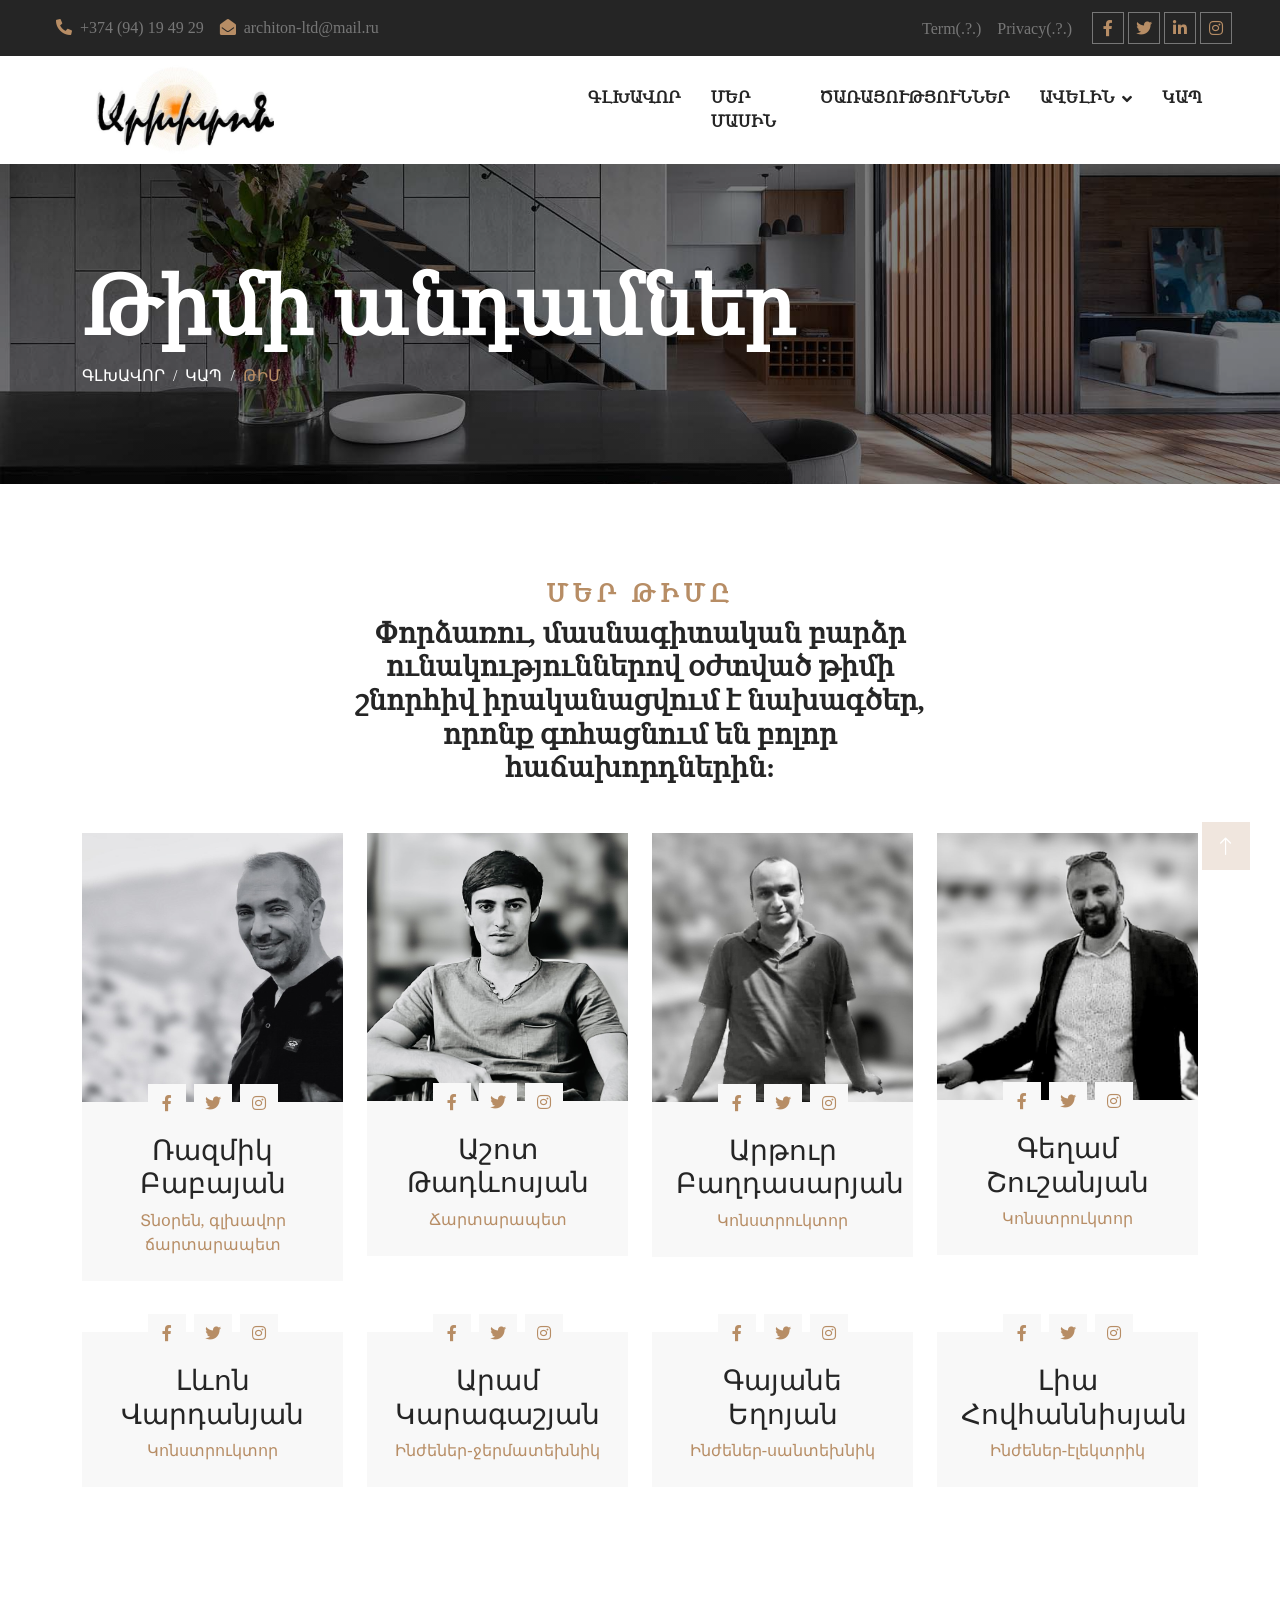
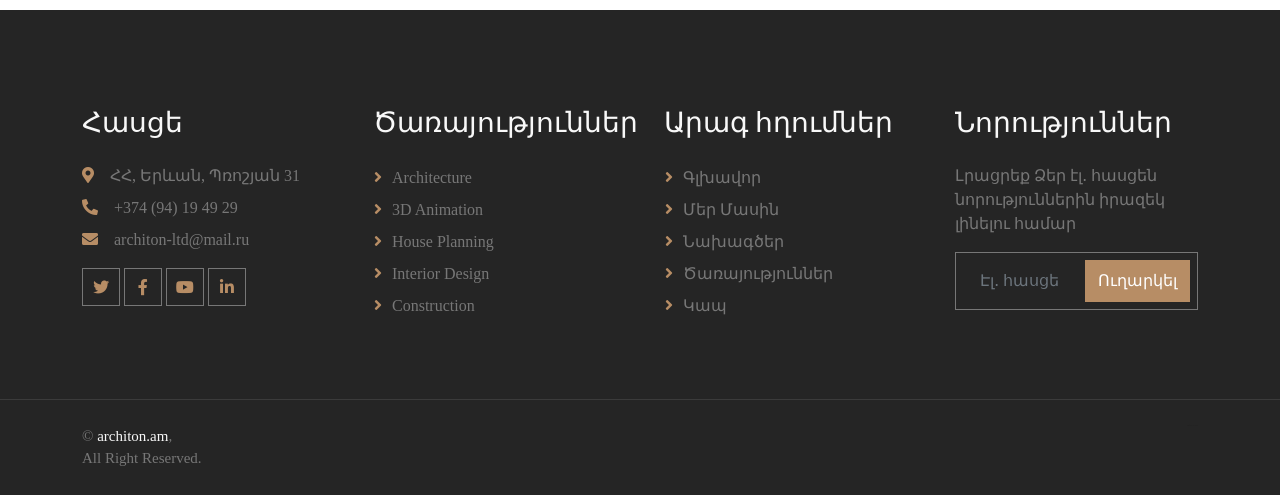
<file: team.html>
<!DOCTYPE html>
<html lang="en">

<head>
    <meta charset="utf-8">
     <title>Արխիտոն Ճարտարապետական արվեստանոց</title>
    <link rel="icon" href="realimg/architonFinalLogo.jpg">

    <meta content="width=device-width, initial-scale=1.0" name="viewport">
    <meta content="" name="keywords">
    <meta content="" name="description">

    <!-- Favicon -->
    <link href="img/favicon.ico" rel="icon">

    <!-- Google Web Fonts -->
    <link rel="preconnect" href="https://fonts.googleapis.com">
    <link rel="preconnect" href="https://fonts.gstatic.com" crossorigin>
    <link href="https://fonts.googleapis.com/css2?family=Open+Sans:wght@400;500;600&family=Teko:wght@400;500;600&display=swap" rel="stylesheet">

    <!-- Icon Font Stylesheet -->
    <link href="https://cdnjs.cloudflare.com/ajax/libs/font-awesome/5.10.0/css/all.min.css" rel="stylesheet">
    <link href="https://cdn.jsdelivr.net/npm/bootstrap-icons@1.4.1/font/bootstrap-icons.css" rel="stylesheet">

    <!-- Libraries Stylesheet -->
    <link href="lib/animate/animate.min.css" rel="stylesheet">
    <link href="lib/owlcarousel/assets/owl.carousel.min.css" rel="stylesheet">
    <link href="lib/tempusdominus/css/tempusdominus-bootstrap-4.min.css" rel="stylesheet" />

    <!-- Customized Bootstrap Stylesheet -->
    <link href="css/bootstrap.min.css" rel="stylesheet">

    <!-- Template Stylesheet -->
    <link href="css/style.css" rel="stylesheet">
</head>

<body>
    <!-- Spinner Start -->
    <div id="spinner" class="show bg-white position-fixed translate-middle w-100 vh-100 top-50 start-50 d-flex align-items-center justify-content-center">
        <div class="spinner-border position-relative text-primary" style="width: 6rem; height: 6rem;" role="status"></div>
        <img class="position-absolute top-50 start-50 translate-middle" src="img/icons/icon-1.png" alt="Icon">
    </div>
    <!-- Spinner End -->


    <!-- Topbar Start -->
    <div class="container-fluid bg-dark p-0 wow fadeIn" data-wow-delay="0.1s">
        <div class="row gx-0 d-none d-lg-flex">
            <div class="col-lg-7 px-5 text-start">
                <div class="h-100 d-inline-flex align-items-center py-3 me-3">
                    <a class="text-body px-2" href="tel:+0123456789"><i class="fa fa-phone-alt text-primary me-2"></i>+374 (94) 19 49 29</a>
                    <a class="text-body px-2" href="mailto:info@example.com"><i class="fa fa-envelope-open text-primary me-2"></i>architon-ltd@mail.ru</a>
                </div>
            </div>
            <div class="col-lg-5 px-5 text-end">
                <div class="h-100 d-inline-flex align-items-center py-3 me-2">
                    <a class="text-body px-2" href="">Term(.?.)</a>
                    <a class="text-body px-2" href="">Privacy(.?.)</a>
                </div>
                <div class="h-100 d-inline-flex align-items-center">
                    <a class="btn btn-sm-square btn-outline-body me-1" href=""><i class="fab fa-facebook-f"></i></a>
                    <a class="btn btn-sm-square btn-outline-body me-1" href=""><i class="fab fa-twitter"></i></a>
                    <a class="btn btn-sm-square btn-outline-body me-1" href=""><i class="fab fa-linkedin-in"></i></a>
                    <a class="btn btn-sm-square btn-outline-body me-0" href=""><i class="fab fa-instagram"></i></a>
                </div>
            </div>
        </div>
    </div>
    <!-- Topbar End -->


    <!-- Navbar Start -->
    <nav class="navbar navbar-expand-lg bg-white navbar-light sticky-top py-lg-0 px-lg-5 wow fadeIn" data-wow-delay="0.1s">
        <a href="index.html" class="navbar-brand ms-4 ms-lg-0">
             <div class="w-50 ">

                <img class="ms-5" style="width:68%;" src="realimg/architonFinalLogo.jpg" alt="Icon">

            </div>
                </a>
        <button type="button" class="navbar-toggler me-4" data-bs-toggle="collapse" data-bs-target="#navbarCollapse">
            <span class="navbar-toggler-icon"></span>
        </button>
        <div class="collapse navbar-collapse" id="navbarCollapse">
            <div class="navbar-nav ms-auto p-4 p-lg-0">
                <a href="index.html" class="nav-item nav-link "><b>Գլխավոր</b></a>
                <a href="about.html" class="nav-item nav-link"><b>Մեր մասին</b></a>
                <a href="service.html" class="nav-item nav-link"><b>Ծառայություններ</b></a>
                <div class="nav-item dropdown">
                    <a href="#" class="nav-link dropdown-toggle" data-bs-toggle="dropdown"><b>Ավելին</b></a>
                    <div class="dropdown-menu border-0 m-0">
                        <a href="feature.html" class="dropdown-item"><b>Առանձնահատկություններ</b></a>
                        <a href="project.html" class="dropdown-item"><b>Նախագծեր</b></a>
                        <a href="team.html" class="dropdown-item active"><b>Թիմ</b></a>
                        <a href="appointment.html" class="dropdown-item"><b>Գրանցում</b></a>
                        <!-- <a href="testimonial.html" class="dropdown-item">Testimonial</a>
                        <a href="404.html" class="dropdown-item">404 Page</a> -->
                    </div>
                </div>
                <a href="contact.html" class="nav-item nav-link"><b>Կապ</b></a>
            </div>
            <!-- <a href="https://htmlcodex.com/architecture-html-template-pro" class="btn btn-primary py-2 px-4 d-none d-lg-block">Pro Version</a> -->
        </div>
    </nav>
    <!-- Navbar End -->


    <!-- Page Header Start -->
    <div class="container-fluid page-header py-5 mb-5 wow fadeIn" data-wow-delay="0.1s">
        <div class="container py-5">
            <h2 class="display-1 text-white animated slideInDown">Թիմի անդամներ</h2>
            <nav aria-label="breadcrumb animated slideInDown">
                <ol class="breadcrumb text-uppercase mb-0">
                    <li class="breadcrumb-item"><a class="text-white" href="index.html">Գլխավոր</a></li>
                    <li class="breadcrumb-item"><a class="text-white" href="contact.html">Կապ</a></li>
                    <li class="breadcrumb-item text-primary active" aria-current="page">Թիմ</li>
                </ol>
            </nav>
        </div>
    </div>
    <!-- Page Header End -->


    <!-- Team Start -->
    <div class="container-xxl py-5">
        <div class="container">
            <div class="text-center mx-auto mb-5 wow fadeInUp" data-wow-delay="0.1s" style="max-width: 600px;">
                <h4 class="section-title"><b>Մեր թիմը</b></h4>
                <h2 class="display-5 mb-4 fs-3">Փորձառու, մասնագիտական բարձր ունակություններով օժտված թիմի շնորհիվ իրականացվում է նախագծեր, որոնք գոհացնում են բոլոր հաճախորդներին: </h2>
            </div>
            <div class="row g-0 team-items">
                <div class="col-lg-3 col-md-6 wow fadeInUp" data-wow-delay="0.1s">
                    <div class="team-item position-relative">
                        <div class="position-relative">
                            <img class="img-fluid" src="realimg/1r.jpg" alt="">
                            <div class="team-social text-center">
                                <a class="btn btn-square" href=""><i class="fab fa-facebook-f"></i></a>
                                <a class="btn btn-square" href=""><i class="fab fa-twitter"></i></a>
                                <a class="btn btn-square" href=""><i class="fab fa-instagram"></i></a>
                            </div>
                        </div>
                        <div class="bg-light text-center p-4">
                            <h3 class="mt-2">Ռազմիկ <br>Բաբայան</h3>
                            <span class="text-primary">Տնօրեն, գլխավոր ճարտարապետ</span>
                        </div>
                    </div>
                </div>
                <div class="col-lg-3 col-md-6 wow fadeInUp" data-wow-delay="0.2s">
                    <div class="team-item position-relative">
                        <div class="position-relative">
                            <img class="img-fluid" src="realimg/2a.jpg" alt="">
                            <div class="team-social text-center">
                                <a class="btn btn-square" href=""><i class="fab fa-facebook-f"></i></a>
                                <a class="btn btn-square" href=""><i class="fab fa-twitter"></i></a>
                                <a class="btn btn-square" href=""><i class="fab fa-instagram"></i></a>
                            </div>
                        </div>
                        <div class="bg-light text-center p-4">
                            <h3 class="mt-2">Աշոտ <br>Թադևոսյան</h3>
                            <span class="text-primary">Ճարտարապետ</span>
                        </div>
                    </div>
                </div>
                <div class="col-lg-3 col-md-6 wow fadeInUp" data-wow-delay="0.3s">
                    <div class="team-item position-relative">
                        <div class="position-relative">
                            <img class="img-fluid" src="realimg/3a.jpg" alt="">
                            <div class="team-social text-center">
                                <a class="btn btn-square" href=""><i class="fab fa-facebook-f"></i></a>
                                <a class="btn btn-square" href=""><i class="fab fa-twitter"></i></a>
                                <a class="btn btn-square" href=""><i class="fab fa-instagram"></i></a>
                            </div>
                        </div>
                        <div class="bg-light text-center p-4">
                            <h3 class="mt-2">Արթուր <br>Բաղդասարյան</h3>
                            <span class="text-primary">Կոնստրուկտոր</span>
                        </div>
                    </div>
                </div>
                <div class="col-lg-3 col-md-6 wow fadeInUp" data-wow-delay="0.4s">
                    <div class="team-item position-relative">
                        <div class="position-relative">
                            <img class="img-fluid" src="realimg/4g.jpg" alt="">
                            <div class="team-social text-center">
                                <a class="btn btn-square" href=""><i class="fab fa-facebook-f"></i></a>
                                <a class="btn btn-square" href=""><i class="fab fa-twitter"></i></a>
                                <a class="btn btn-square" href=""><i class="fab fa-instagram"></i></a>
                            </div>
                        </div>
                        <div class="bg-light text-center p-4">
                            <h3 class="mt-2">Գեղամ <br>Շուշանյան</h3>
                            <span class="text-primary">Կոնստրուկտոր</span>
                        </div>
                    </div>
                </div>
                <div class="col-lg-3 col-md-6 wow fadeInUp" data-wow-delay="0.5s">
                    <div class="team-item position-relative">
                        <div class="position-relative">
                            <!-- <img class="img-fluid" src="img/team-2.jpg" alt=""> -->
                            <div class="team-social text-center">
                                <a class="btn btn-square" href=""><i class="fab fa-facebook-f"></i></a>
                                <a class="btn btn-square" href=""><i class="fab fa-twitter"></i></a>
                                <a class="btn btn-square" href=""><i class="fab fa-instagram"></i></a>
                            </div>
                        </div>
                        <div class="bg-light text-center p-4">
                            <h3 class="mt-2">Լևոն <br>Վարդանյան</h3>
                            <span class="text-primary">Կոնստրուկտոր</span>
                        </div>
                    </div>
                </div>
                <div class="col-lg-3 col-md-6 wow fadeInUp" data-wow-delay="0.6s">
                    <div class="team-item position-relative">
                        <div class="position-relative">
                            <!-- <img class="img-fluid" src="img/team-3.jpg" alt=""> -->
                            <div class="team-social text-center">
                                <a class="btn btn-square" href=""><i class="fab fa-facebook-f"></i></a>
                                <a class="btn btn-square" href=""><i class="fab fa-twitter"></i></a>
                                <a class="btn btn-square" href=""><i class="fab fa-instagram"></i></a>
                            </div>
                        </div>
                        <div class="bg-light text-center p-4">
                            <h3 class="mt-2">Արամ <br>Կարագաշյան</h3>
                            <span class="text-primary">Ինժեներ-ջերմատեխնիկ</span>
                        </div>
                    </div>
                </div>
                <div class="col-lg-3 col-md-6 wow fadeInUp" data-wow-delay="0.7s">
                    <div class="team-item position-relative">
                        <div class="position-relative">
                            <!-- <img class="img-fluid" src="img/team-4.jpg" alt=""> -->
                            <div class="team-social text-center">
                                <a class="btn btn-square" href=""><i class="fab fa-facebook-f"></i></a>
                                <a class="btn btn-square" href=""><i class="fab fa-twitter"></i></a>
                                <a class="btn btn-square" href=""><i class="fab fa-instagram"></i></a>
                            </div>
                        </div>
                        <div class="bg-light text-center p-4">
                            <h3 class="mt-2">Գայանե <br>Եղոյան</h3>
                            <span class="text-primary">Ինժեներ-սանտեխնիկ</span>
                        </div>
                    </div>
                </div>
                <div class="col-lg-3 col-md-6 wow fadeInUp" data-wow-delay="0.8s">
                    <div class="team-item position-relative">
                        <div class="position-relative">
                            <!-- <img class="img-fluid" src="img/team-1.jpg" alt=""> -->
                            <div class="team-social text-center">
                                <a class="btn btn-square" href=""><i class="fab fa-facebook-f"></i></a>
                                <a class="btn btn-square" href=""><i class="fab fa-twitter"></i></a>
                                <a class="btn btn-square" href=""><i class="fab fa-instagram"></i></a>
                            </div>
                        </div>
                        <div class="bg-light text-center p-4">
                            <h3 class="mt-2">Լիա <br>Հովհաննիսյան</h3>
                            <span class="text-primary">Ինժեներ-էլեկտրիկ</span>
                        </div>
                    </div>
                </div>
            </div>
        </div>
    </div>
    <!-- Team End -->
        

    <!-- Footer Start -->
    <div class="container-fluid bg-dark text-body footer mt-5 pt-5 px-0 wow fadeIn" data-wow-delay="0.1s">
        <div class="container py-5">
            <div class="row g-5">
                <div class="col-lg-3 col-md-6">
                    <h3 class="text-light mb-4">Հասցե</h3>
                    <p class="mb-2"><i class="fa fa-map-marker-alt text-primary me-3"></i>ՀՀ, Երևան, Պռոշյան 31</p>
                    <p class="mb-2"><i class="fa fa-phone-alt text-primary me-3"></i>+374 (94) 19 49 29</p>
                    <p class="mb-2"><i class="fa fa-envelope text-primary me-3"></i>architon-ltd@mail.ru</p>
                    <div class="d-flex pt-2">
                        <a class="btn btn-square btn-outline-body me-1" href=""><i class="fab fa-twitter"></i></a>
                        <a class="btn btn-square btn-outline-body me-1" href=""><i class="fab fa-facebook-f"></i></a>
                        <a class="btn btn-square btn-outline-body me-1" href=""><i class="fab fa-youtube"></i></a>
                        <a class="btn btn-square btn-outline-body me-0" href=""><i class="fab fa-linkedin-in"></i></a>
                    </div>
                </div>
                <div class="col-lg-3 col-md-6">
                    <h3 class="text-light mb-4">Ծառայություններ</h3>
                    <a class="btn btn-link" href="">Architecture</a>
                    <a class="btn btn-link" href="">3D Animation</a>
                    <a class="btn btn-link" href="">House Planning</a>
                    <a class="btn btn-link" href="">Interior Design</a>
                    <a class="btn btn-link" href="">Construction</a>
                </div>
                <div class="col-lg-3 col-md-6">
                    <h3 class="text-light mb-4">Արագ հղումներ</h3>
                    <a class="btn btn-link" href="index.html">Գլխավոր</a>
                    <a class="btn btn-link" href="about.html">Մեր մասին</a>
                    <a class="btn btn-link" href="project.html">Նախագծեր</a>
                    <a class="btn btn-link" href="service.html">Ծառայություններ</a>
                    <a class="btn btn-link" href="contact.html">Կապ</a>
                </div>
                <div class="col-lg-3 col-md-6">
                    <h3 class="text-light mb-4">Նորություններ</h3>
                    <p>Լրացրեք Ձեր էլ․ հասցեն նորություններին իրազեկ լինելու համար</p>
                    <div class="position-relative mx-auto" style="max-width: 400px;">
                        <input class="form-control bg-transparent w-100 py-3 ps-4 pe-5" type="text" placeholder="Էլ․ հասցե">
                        <button type="button" class="btn btn-primary py-2 position-absolute top-0 end-0 mt-2 me-2">Ուղարկել</button>
                    </div>
                </div>
            </div>
        </div>
       <div class="container-fluid copyright">
            <div class="container">
                <div class="row">
                    <div class="col-md-6 text-center text-md-start mb-3 mb-md-0">
                        &copy; <a href="#">architon.am</a>,<br> All Right Reserved.
                    </div>
                    <div class="col-md-6 text-center text-md-end" style=" color:  #252525; font-size:1px;">
                        <!--/*** This template is free as long as you keep the footer author’s credit link/attribution link/backlink. If you'd like to use the template without the footer author’s credit link/attribution link/backlink, you can purchase the Credit Removal License from "https://htmlcodex.com/credit-removal". Thank you for your support. ***/-->
                        Designed By <a href="https://htmlcodex.com" style=" color:  #252525; font-size:1px;">HTML
                            Codex</a>
                    </div>
                </div>
            </div>
        </div>
    </div>
    <!-- Footer End -->


    <!-- Back to Top -->
    <a href="#" class="btn btn-lg btn-primary btn-lg-square back-to-top"><i class="bi bi-arrow-up"></i></a>


    <!-- JavaScript Libraries -->
    <script src="https://code.jquery.com/jquery-3.4.1.min.js"></script>
    <script src="https://cdn.jsdelivr.net/npm/bootstrap@5.0.0/dist/js/bootstrap.bundle.min.js"></script>
    <script src="lib/wow/wow.min.js"></script>
    <script src="lib/easing/easing.min.js"></script>
    <script src="lib/waypoints/waypoints.min.js"></script>
    <script src="lib/counterup/counterup.min.js"></script>
    <script src="lib/owlcarousel/owl.carousel.min.js"></script>
    <script src="lib/tempusdominus/js/moment.min.js"></script>
    <script src="lib/tempusdominus/js/moment-timezone.min.js"></script>
    <script src="lib/tempusdominus/js/tempusdominus-bootstrap-4.min.js"></script>

    <!-- Template Javascript -->
    <script src="js/main.js"></script>
</body>

</html>
</file>
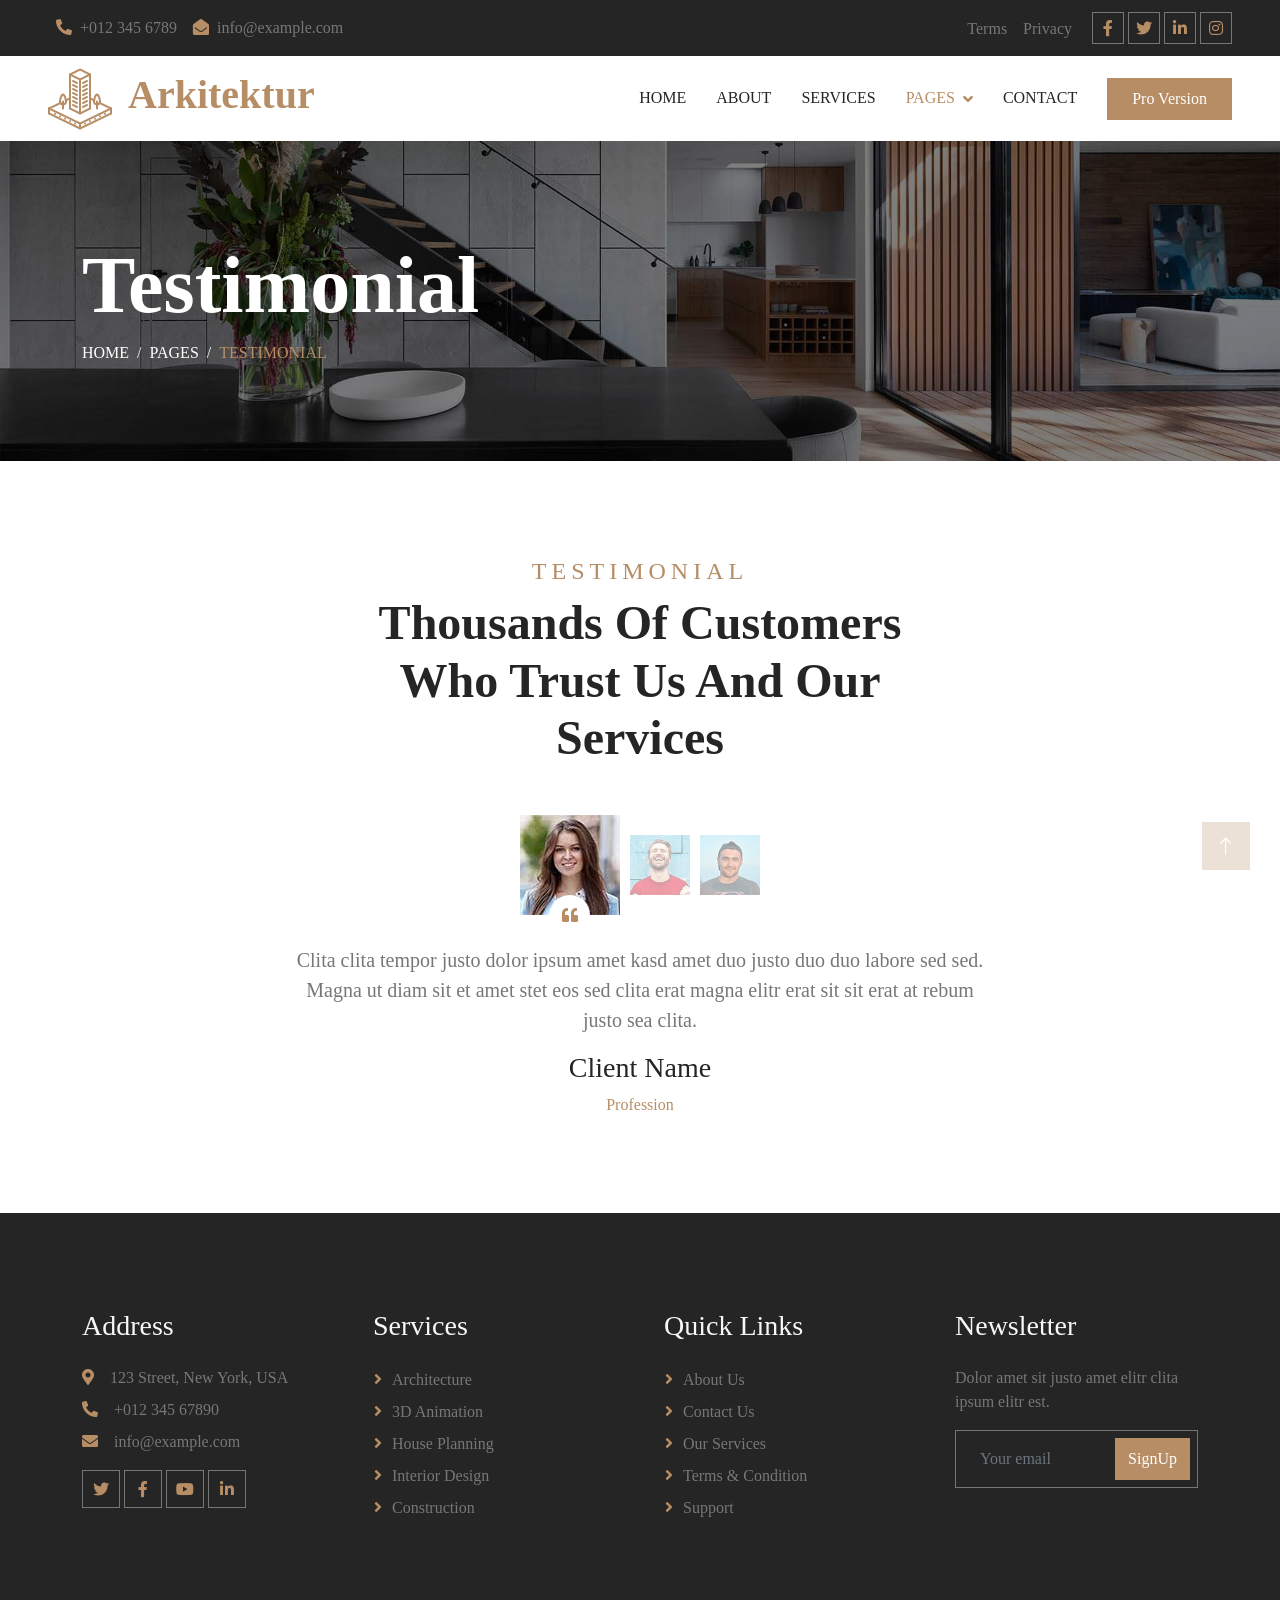
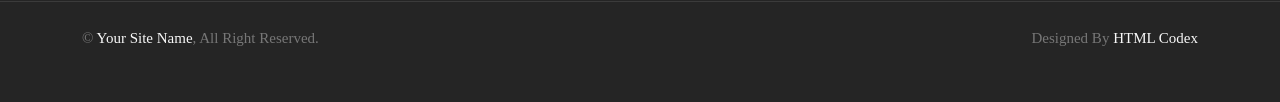
<file: testimonial.html>
<!DOCTYPE html>
<html lang="en">

<head>
    <meta charset="utf-8">
    <title>Արխիտոն Ճարտարապետական արվեստանոց</title>
    <link rel="icon" href="realimg/logogoo.png">

    <meta content="width=device-width, initial-scale=1.0" name="viewport">
    <meta content="" name="keywords">
    <meta content="" name="description">

    <!-- Favicon -->
    <link href="img/favicon.ico" rel="icon">

    <!-- Google Web Fonts -->
    <link rel="preconnect" href="https://fonts.googleapis.com">
    <link rel="preconnect" href="https://fonts.gstatic.com" crossorigin>
    <link href="https://fonts.googleapis.com/css2?family=Open+Sans:wght@400;500;600&family=Teko:wght@400;500;600&display=swap" rel="stylesheet">

    <!-- Icon Font Stylesheet -->
    <link href="https://cdnjs.cloudflare.com/ajax/libs/font-awesome/5.10.0/css/all.min.css" rel="stylesheet">
    <link href="https://cdn.jsdelivr.net/npm/bootstrap-icons@1.4.1/font/bootstrap-icons.css" rel="stylesheet">

    <!-- Libraries Stylesheet -->
    <link href="lib/animate/animate.min.css" rel="stylesheet">
    <link href="lib/owlcarousel/assets/owl.carousel.min.css" rel="stylesheet">
    <link href="lib/tempusdominus/css/tempusdominus-bootstrap-4.min.css" rel="stylesheet" />

    <!-- Customized Bootstrap Stylesheet -->
    <link href="css/bootstrap.min.css" rel="stylesheet">

    <!-- Template Stylesheet -->
    <link href="css/style.css" rel="stylesheet">
</head>

<body>
    <!-- Spinner Start -->
    <div id="spinner" class="show bg-white position-fixed translate-middle w-100 vh-100 top-50 start-50 d-flex align-items-center justify-content-center">
        <div class="spinner-border position-relative text-primary" style="width: 6rem; height: 6rem;" role="status"></div>
        <img class="position-absolute top-50 start-50 translate-middle" src="img/icons/icon-1.png" alt="Icon">
    </div>
    <!-- Spinner End -->


    <!-- Topbar Start -->
    <div class="container-fluid bg-dark p-0 wow fadeIn" data-wow-delay="0.1s">
        <div class="row gx-0 d-none d-lg-flex">
            <div class="col-lg-7 px-5 text-start">
                <div class="h-100 d-inline-flex align-items-center py-3 me-3">
                    <a class="text-body px-2" href="tel:+0123456789"><i class="fa fa-phone-alt text-primary me-2"></i>+012 345 6789</a>
                    <a class="text-body px-2" href="mailto:info@example.com"><i class="fa fa-envelope-open text-primary me-2"></i>info@example.com</a>
                </div>
            </div>
            <div class="col-lg-5 px-5 text-end">
                <div class="h-100 d-inline-flex align-items-center py-3 me-2">
                    <a class="text-body px-2" href="">Terms</a>
                    <a class="text-body px-2" href="">Privacy</a>
                </div>
                <div class="h-100 d-inline-flex align-items-center">
                    <a class="btn btn-sm-square btn-outline-body me-1" href=""><i class="fab fa-facebook-f"></i></a>
                    <a class="btn btn-sm-square btn-outline-body me-1" href=""><i class="fab fa-twitter"></i></a>
                    <a class="btn btn-sm-square btn-outline-body me-1" href=""><i class="fab fa-linkedin-in"></i></a>
                    <a class="btn btn-sm-square btn-outline-body me-0" href=""><i class="fab fa-instagram"></i></a>
                </div>
            </div>
        </div>
    </div>
    <!-- Topbar End -->


    <!-- Navbar Start -->
    <nav class="navbar navbar-expand-lg bg-white navbar-light sticky-top py-lg-0 px-lg-5 wow fadeIn" data-wow-delay="0.1s">
        <a href="index.html" class="navbar-brand ms-4 ms-lg-0">
            <h1 class="text-primary m-0"><img class="me-3" src="img/icons/icon-1.png" alt="Icon">Arkitektur</h1>
        </a>
        <button type="button" class="navbar-toggler me-4" data-bs-toggle="collapse" data-bs-target="#navbarCollapse">
            <span class="navbar-toggler-icon"></span>
        </button>
        <div class="collapse navbar-collapse" id="navbarCollapse">
            <div class="navbar-nav ms-auto p-4 p-lg-0">
                <a href="index.html" class="nav-item nav-link">Home</a>
                <a href="about.html" class="nav-item nav-link">About</a>
                <a href="service.html" class="nav-item nav-link">Services</a>
                <div class="nav-item dropdown">
                    <a href="#" class="nav-link dropdown-toggle active" data-bs-toggle="dropdown">Pages</a>
                    <div class="dropdown-menu border-0 m-0">
                        <a href="feature.html" class="dropdown-item">Our Features</a>
                        <a href="project.html" class="dropdown-item">Our Projects</a>
                        <a href="team.html" class="dropdown-item">Team Members</a>
                        <a href="appointment.html" class="dropdown-item">Appointment</a>
                        <a href="testimonial.html" class="dropdown-item active">Testimonial</a>
                        <a href="404.html" class="dropdown-item">404 Page</a>
                    </div>
                </div>
                <a href="contact.html" class="nav-item nav-link">Contact</a>
            </div>
            <a href="https://htmlcodex.com/architecture-html-template-pro" class="btn btn-primary py-2 px-4 d-none d-lg-block">Pro Version</a>
        </div>
    </nav>
    <!-- Navbar End -->


    <!-- Page Header Start -->
    <div class="container-fluid page-header py-5 mb-5 wow fadeIn" data-wow-delay="0.1s">
        <div class="container py-5">
            <h1 class="display-1 text-white animated slideInDown">Testimonial</h1>
            <nav aria-label="breadcrumb animated slideInDown">
                <ol class="breadcrumb text-uppercase mb-0">
                    <li class="breadcrumb-item"><a class="text-white" href="#">Home</a></li>
                    <li class="breadcrumb-item"><a class="text-white" href="#">Pages</a></li>
                    <li class="breadcrumb-item text-primary active" aria-current="page">Testimonial</li>
                </ol>
            </nav>
        </div>
    </div>
    <!-- Page Header End -->


    <!-- Testimonial Start -->
    <div class="container-xxl py-5">
        <div class="container">
            <div class="text-center mx-auto mb-5 wow fadeInUp" data-wow-delay="0.1s" style="max-width: 600px;">
                <h4 class="section-title">Testimonial</h4>
                <h1 class="display-5 mb-4">Thousands Of Customers Who Trust Us And Our Services</h1>
            </div>
            <div class="owl-carousel testimonial-carousel wow fadeInUp" data-wow-delay="0.1s">
                <div class="testimonial-item text-center" data-dot="<img class='img-fluid' src='img/testimonial-1.jpg' alt=''>">
                    <p class="fs-5">Clita clita tempor justo dolor ipsum amet kasd amet duo justo duo duo labore sed sed. Magna ut diam sit et amet stet eos sed clita erat magna elitr erat sit sit erat at rebum justo sea clita.</p>
                    <h3>Client Name</h3>
                    <span class="text-primary">Profession</span>
                </div>
                <div class="testimonial-item text-center" data-dot="<img class='img-fluid' src='img/testimonial-2.jpg' alt=''>">
                    <p class="fs-5">Clita clita tempor justo dolor ipsum amet kasd amet duo justo duo duo labore sed sed. Magna ut diam sit et amet stet eos sed clita erat magna elitr erat sit sit erat at rebum justo sea clita.</p>
                    <h3>Client Name</h3>
                    <span class="text-primary">Profession</span>
                </div>
                <div class="testimonial-item text-center" data-dot="<img class='img-fluid' src='img/testimonial-3.jpg' alt=''>">
                    <p class="fs-5">Clita clita tempor justo dolor ipsum amet kasd amet duo justo duo duo labore sed sed. Magna ut diam sit et amet stet eos sed clita erat magna elitr erat sit sit erat at rebum justo sea clita.</p>
                    <h3>Client Name</h3>
                    <span class="text-primary">Profession</span>
                </div>
            </div>      
        </div>
    </div>
    <!-- Testimonial End -->
        

    <!-- Footer Start -->
    <div class="container-fluid bg-dark text-body footer mt-5 pt-5 px-0 wow fadeIn" data-wow-delay="0.1s">
        <div class="container py-5">
            <div class="row g-5">
                <div class="col-lg-3 col-md-6">
                    <h3 class="text-light mb-4">Address</h3>
                    <p class="mb-2"><i class="fa fa-map-marker-alt text-primary me-3"></i>123 Street, New York, USA</p>
                    <p class="mb-2"><i class="fa fa-phone-alt text-primary me-3"></i>+012 345 67890</p>
                    <p class="mb-2"><i class="fa fa-envelope text-primary me-3"></i>info@example.com</p>
                    <div class="d-flex pt-2">
                        <a class="btn btn-square btn-outline-body me-1" href=""><i class="fab fa-twitter"></i></a>
                        <a class="btn btn-square btn-outline-body me-1" href=""><i class="fab fa-facebook-f"></i></a>
                        <a class="btn btn-square btn-outline-body me-1" href=""><i class="fab fa-youtube"></i></a>
                        <a class="btn btn-square btn-outline-body me-0" href=""><i class="fab fa-linkedin-in"></i></a>
                    </div>
                </div>
                <div class="col-lg-3 col-md-6">
                    <h3 class="text-light mb-4">Services</h3>
                    <a class="btn btn-link" href="">Architecture</a>
                    <a class="btn btn-link" href="">3D Animation</a>
                    <a class="btn btn-link" href="">House Planning</a>
                    <a class="btn btn-link" href="">Interior Design</a>
                    <a class="btn btn-link" href="">Construction</a>
                </div>
                <div class="col-lg-3 col-md-6">
                    <h3 class="text-light mb-4">Quick Links</h3>
                    <a class="btn btn-link" href="">About Us</a>
                    <a class="btn btn-link" href="">Contact Us</a>
                    <a class="btn btn-link" href="">Our Services</a>
                    <a class="btn btn-link" href="">Terms & Condition</a>
                    <a class="btn btn-link" href="">Support</a>
                </div>
                <div class="col-lg-3 col-md-6">
                    <h3 class="text-light mb-4">Newsletter</h3>
                    <p>Dolor amet sit justo amet elitr clita ipsum elitr est.</p>
                    <div class="position-relative mx-auto" style="max-width: 400px;">
                        <input class="form-control bg-transparent w-100 py-3 ps-4 pe-5" type="text" placeholder="Your email">
                        <button type="button" class="btn btn-primary py-2 position-absolute top-0 end-0 mt-2 me-2">SignUp</button>
                    </div>
                </div>
            </div>
        </div>
        <div class="container-fluid copyright">
            <div class="container">
                <div class="row">
                    <div class="col-md-6 text-center text-md-start mb-3 mb-md-0">
                        &copy; <a href="#">Your Site Name</a>, All Right Reserved.
                    </div>
                    <div class="col-md-6 text-center text-md-end">
                        <!--/*** This template is free as long as you keep the footer author’s credit link/attribution link/backlink. If you'd like to use the template without the footer author’s credit link/attribution link/backlink, you can purchase the Credit Removal License from "https://htmlcodex.com/credit-removal". Thank you for your support. ***/-->
                        Designed By <a href="https://htmlcodex.com">HTML Codex</a>
                    </div>
                </div>
            </div>
        </div>
    </div>
    <!-- Footer End -->


    <!-- Back to Top -->
    <a href="#" class="btn btn-lg btn-primary btn-lg-square back-to-top"><i class="bi bi-arrow-up"></i></a>


    <!-- JavaScript Libraries -->
    <script src="https://code.jquery.com/jquery-3.4.1.min.js"></script>
    <script src="https://cdn.jsdelivr.net/npm/bootstrap@5.0.0/dist/js/bootstrap.bundle.min.js"></script>
    <script src="lib/wow/wow.min.js"></script>
    <script src="lib/easing/easing.min.js"></script>
    <script src="lib/waypoints/waypoints.min.js"></script>
    <script src="lib/counterup/counterup.min.js"></script>
    <script src="lib/owlcarousel/owl.carousel.min.js"></script>
    <script src="lib/tempusdominus/js/moment.min.js"></script>
    <script src="lib/tempusdominus/js/moment-timezone.min.js"></script>
    <script src="lib/tempusdominus/js/tempusdominus-bootstrap-4.min.js"></script>

    <!-- Template Javascript -->
    <script src="js/main.js"></script>
</body>

</html>
</file>
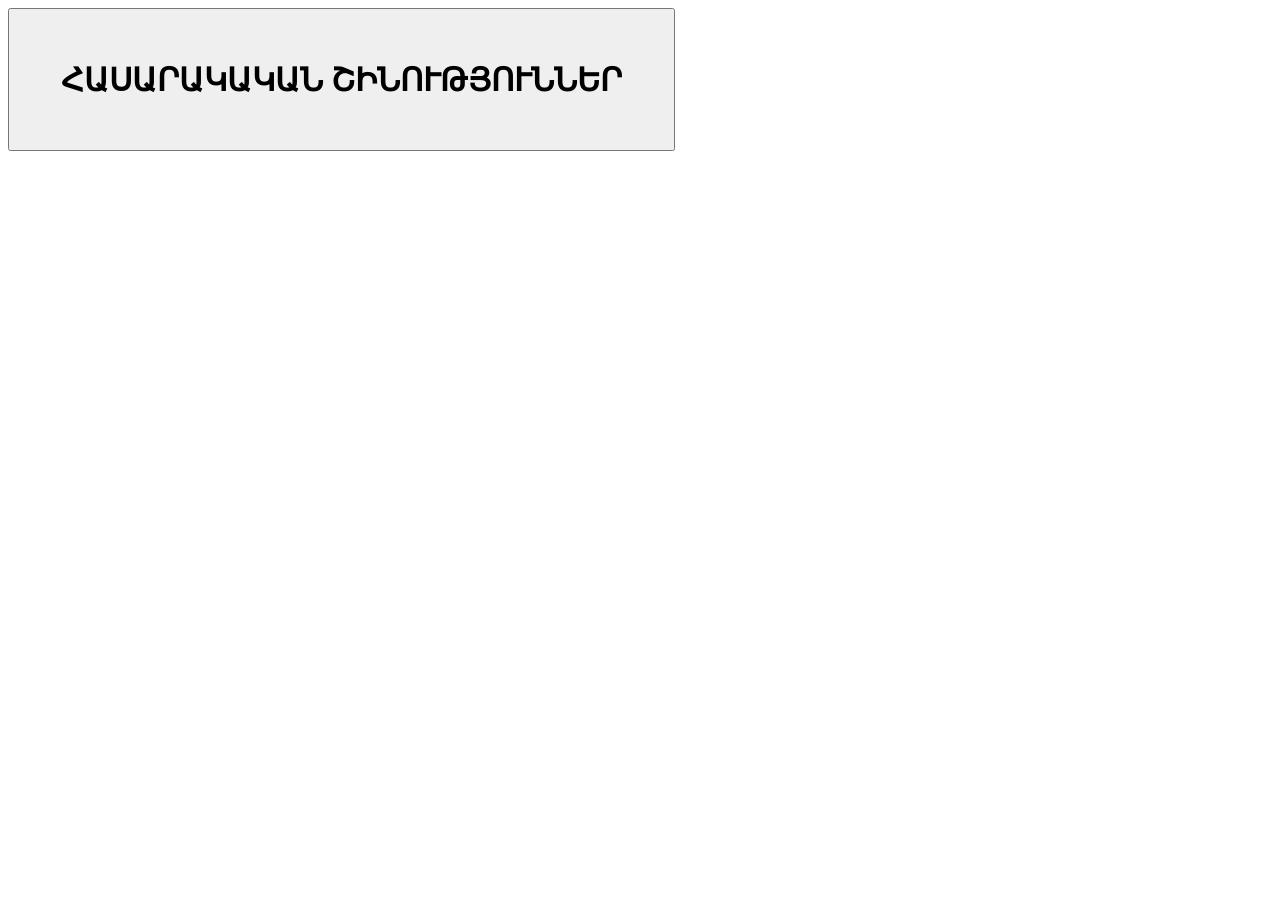
<file: Untitled-1.html>
<!DOCTYPE html>
<html lang="en">
<head>
    <meta charset="UTF-8">
    <meta name="viewport" content="width=device-width, initial-scale=1.0">
    <title>Responsive Button</title>
    <style>
        .nav-link {
            display: flex;
            align-items: center;
            justify-content: center;
            text-align: center;
            padding: 4%;
            max-width: 100%;
            overflow: hidden;
            word-wrap: break-word;
        }

        .nav-link h2 {
            font-size: 2.5vw; /* Responsive font size */
            margin: 0;
        }

        /* Adjust font size for smaller screens */
        @media (max-width: 768px) {
            .nav-link h2 {
                font-size: 4vw;
            }
        }

        @media (max-width: 576px) {
            .nav-link h2 {
                font-size: 5vw;
            }
        }
    </style>
</head>
<body>
    <button class="nav-link w-100 d-flex align-items-center text-start p-4 mb-4"
            data-bs-toggle="pill" data-bs-target="#tab-pane-2" type="button"
            onclick="toggleContent(2)">
        <div class="container">
            <h2 class="m-0">ՀԱՍԱՐԱԿԱԿԱՆ ՇԻՆՈՒԹՅՈՒՆՆԵՐ</h2>
        </div>
    </button>
</body>
</html>
</file>
<file: css/style.css>
/********** Template CSS **********/
:root {
    --primary: #B78D65;
    --light: #F8F8F8;
    --dark: #252525;
}

html,body {
    overflow-x: hidden;
}

body{
        font-family:serif;
}

.h-wanted {
    height: 360px;
}
@media (max-width: 2000px) {
    .nav-link h2 ,
    .shenqer{
        
            font-size: 1.7vw; /* Responsive font size */
            margin: 0;
        
    }
}

/* Adjust font size for smaller screens */
@media (max-width: 991.5px) {
    .nav-link h2
     {
        font-size: 3vw;
    }
}



/* @media (max-width: 768px) {
    .nav-link h2 {
        font-size: 3vw;
    }
}

@media (max-width: 576px) {
    .nav-link h2 {
        font-size: 4.1vw;
    }
} */
.logo{
width: 100% ;
}
/* span{
    color: rgba(0, 255, 255, 0);
    display: none;

} */
/* .abcd{
    margin: 0 20px;
} */

/* .abcde{
    margin: 0 63px;
} */
  
.ppp {
    padding: 1rem ;
    padding-top: 50px;
}

@media (max-width: 3000px) and (min-width: 1200px) {
     .box4{
        padding: 3rem;

     }
  }
  @media (max-width: 991px) and (min-width: 768px) {
    .box4{
       padding: 3rem 5rem;

    }
 }
 @media (max-width: 767.5px){
    .box4{
       padding: 3rem 7rem;

    }
    .box6{
        padding: 3rem 3.8rem;
    }
 }
 @media (max-width: 636px)  {
    .logo{
       width: 75%;
       

    }
 }


  @media (max-width: 1200px) and (min-width: 992px) {
    .box3{
       padding: 52px 27px 0 27px;

    }
 }
 

 /* Default styles (optional if you're using Bootstrap's display-1) */
.owl-carousel-inner h2 {
  /* font-size: 3rem; Custom size instead of display-1, optional */
  /* word-wrap:     break-word; */
  max-width: 100%;
}

/* Adjust h2 on screens smaller than 768px (tablets & phones) */
/* @media (max-width: 772px) {
  .owl-carousel-inner h2 {
    font-size: 3.3rem;
  }
} */
 @media (max-width: 992px) {
  .arandzn {
    font-size: 3.7rem;
  }
}

 @media (max-width: 840px) {
  .arandzn {
    font-size: 3.5rem;
  }
}

@media (max-width: 768px) {
  .owl-carousel-inner h2 {
    font-size: 2.8rem;
  }
  .arandzn {
    font-size: 3rem;
  }
}

 @media (max-width: 750px) {
  .arandzn {
    font-size: 2.6rem;
  }
}

@media (max-width: 568px) {
  .owl-carousel-inner h2 {
    font-size: 2.2rem;
  }

  .arandzn {
    font-size: 2.3rem;
  }
}

 @media (max-width: 500px) {
  .arandzn {
    font-size: 2rem;
  }
}

@media (max-width: 468px) {
  .owl-carousel-inner h2 {
    font-size: 1.8rem;
  }

  .serv {
    font-size: 2.7rem;
  }
}

 @media (max-width: 447px) {
  .arandzn {
    font-size: 1.8rem;
  }
}

@media (max-width: 400px) {
  .owl-carousel-inner h2 {
    font-size: 1.6rem;
  }

  .serv {
    font-size: 2.5rem;
  }
  .arandzn {
    font-size: 1.6rem;
  }
}


@media (max-width: 365px) {
  .owl-carousel-inner h2 {
    font-size: 1.4rem;
  }
  .serv {
    font-size: 2.156585rem;
  }
   .arandzn {
    font-size: 1.rem;
  }
}


/* Extra adjustment for very small screens like iPhone SE (320px) */
/* @media (max-width: 600px) {
  .owl-carousel-inner h2 {
    font-size: 2.8rem;
  }
} */




.h-wanted-sm {
    height: 80px;
}


.col-lg-4{
    display: flex;
}

.col-md-6{
    margin-bottom: 27px;
}

.shenqer{
    text-align: center;
    font-weight: bold;
    color: whitesmoke;
    font-size: 180%;
    width: 320px;
    margin: auto;
    margin-top: 20px;
    margin-bottom: 30px;
    padding-top: 20px;
    padding-bottom : 20px;
    background-color: #B78D65;
    flex-wrap: wrap;
    text-align: center;
    border-radius: 50px; 
  }

.nav-pills .nav-link:hover {
    background-color: lightgray;
    color: blue;
}

.nav-pills .nav-link:not(:hover) {
    background-color: initial; /* Set back to default background color */
    color: initial; /* Set back to default text color */
}



.box {
    width: 50px;
    height: 50px;
    background-color: #B78D65;
    text-align: center;
    line-height: 50px;
    float: left;
    margin-right: 20px;
    font-size: 40px;
    font-weight: bold;
}

h1,
h2,
.h1,
.h2,
.fw-bold {
    font-family:serif;
    font-weight: 600 !important;
}

h3,
h4,
.h3,
.h4,
.fw-medium {
        font-family:serif;
    font-weight: 500 !important;
}

h5,
h6,
.h5,
.h6,
.fw-normal {
    font-weight: 400 !important;
}

.back-to-top {
    position: fixed;
    display: none;
    right: 30px;
    bottom: 30px;
    z-index: 99;
}


/*** Spinner ***/
#spinner {
    opacity: 0;
    visibility: hidden;
    transition: opacity .5s ease-out, visibility 0s linear .5s;
    z-index: 99999;
}

#spinner.show {
    transition: opacity .5s ease-out, visibility 0s linear 0s;
    visibility: visible;
    opacity: 1;
}


/*** Button ***/
.btn {
    font-weight: 500;
    transition: .5s;
}

.btn.btn-primary,
.btn.btn-secondary {
    color: #FFFFFF;
}

.btn-square {
    width: 38px;
    height: 38px;
}

.btn-sm-square {
    width: 32px;
    height: 32px;
}

.btn-lg-square {
    width: 48px;
    height: 48px;
}

.btn-square,
.btn-sm-square,
.btn-lg-square {
    padding: 0;
    display: flex;
    align-items: center;
    justify-content: center;
    font-weight: normal;
}

.btn-outline-body {
    color: var(--primary);
    border-color: #777777;
}

.btn-outline-body:hover {
    color: #FFFFFF;
    background: var(--primary);
    border-color: var(--primary);
}

/*** Navbar ***/
.navbar .dropdown-toggle::after {
    border: none;
    content: "\f107";
    font-family: "Font Awesome 5 Free";
    font-weight: 900;
    vertical-align: middle;
    margin-left: 8px;
}

.navbar .navbar-nav .nav-link {
    margin-right: 30px;
    padding: 30px 0;
    color: var(--dark);
    font-weight: 500;
    text-transform: uppercase;
    outline: none;
}

.navbar .navbar-nav .nav-link:hover,
.navbar .navbar-nav .nav-link.active {
    color: var(--primary);
}

.navbar.sticky-top {
    top: -100px;
    transition: .5s;
}

@media (max-width: 991.98px) {
    .navbar .navbar-nav .nav-link {
        margin-right: 0;
        padding: 10px 0;
    }

    .navbar .navbar-nav {
        border-top: 1px solid #EEEEEE;
    }
}

@media (min-width: 992px) {
    .navbar .nav-item .dropdown-menu {
        display: block;
        visibility: hidden;
        top: 100%;
        transform: rotateX(-75deg);
        transform-origin: 0% 0%;
        transition: .5s;
        opacity: 0;
    }

    .navbar .nav-item:hover .dropdown-menu {
        transform: rotateX(0deg);
        visibility: visible;
        transition: .5s;
        opacity: 1;
    }
}



/*** Header ***/
.owl-carousel-inner {
    position: absolute;
    width: 100%;
    height: 100%;
    top: 0;
    left: 0;
    display: flex;
    align-items: center;
    /* background: rgba(0, 0, 0, .5); */
}


@media (max-width: 768px) {
    .header-carousel .owl-carousel-item {
        position: relative;
        min-height: 500px;
    }

    .header-carousel .owl-carousel-item img {
        position: absolute;
        width: 100%;
        height: 100%;
        object-fit: cover;
    }

    .header-carousel .owl-carousel-item p {
        font-size: 16px !important;
    }
}

.header-carousel .owl-dots {
    position: absolute;
    width: 60px;
    height: 100%;
    top: 0;
    right: 30px;
    display: flex;
    flex-direction: column;
    align-items: center;
    justify-content: center;
}

.header-carousel .owl-dots .owl-dot {
    position: relative;
    width: 45px;
    height: 45px;
    margin: 5px 0;
    background: var(--dark);
    transition: .5s;
}

.header-carousel .owl-dots .owl-dot.active {
    width: 60px;
    height: 60px;
}

.header-carousel .owl-dots .owl-dot img {
    position: absolute;
    width: 100%;
    height: 100%;
    object-fit: cover;
    padding: 2px;
    transition: .5s;
    opacity: .3;
}

.header-carousel .owl-dots .owl-dot.active img {
    opacity: 1;
}


.page-header {
    background: linear-gradient(rgba(0, 0, 0, .5), rgba(0, 0, 0, .5)), url(../img/carousel-1.jpg) center center no-repeat;
    background-size: cover;
}

.breadcrumb-item+.breadcrumb-item::before {
    color: var(--light);
}

/* CSS for main-carousel */
.main-carousel .owl-carousel-inner {
    position: absolute;
    width: 100%;
    height: 100%;
    top: 0;
    left: 0;
    display: flex;
    align-items: center;
    background: rgba(0, 0, 0, .5);  /* Remove this line */
}

@media (max-width: 768px) {
    .main-carousel .owl-carousel-item {
        position: relative;
        min-height: 500px;
    }

    .main-carousel .owl-carousel-item img {
        position: absolute;
        width: 100%;
        height: 100%;
        object-fit: cover;
    }

    .main-carousel .owl-carousel-item p {
        font-size: 16px !important;
    }
}

.main-carousel .owl-dots {
    position: absolute;
    width: 60px;
    height: 100%;
    top: 0;
    right: 30px;
    display: flex;
    flex-direction: column;
    align-items: center;
    justify-content: center;
}

.main-carousel .owl-dots .owl-dot {
    position: relative;
    width: 45px;
    height: 45px;
    margin: 5px 0;
    background: var(--dark);
    transition: .5s;
}

.main-carousel .owl-dots .owl-dot.active {
    width: 60px;
    height: 60px;
}

.main-carousel .owl-dots .owl-dot img {
    position: absolute;
    width: 100%;
    height: 100%;
    object-fit: cover;
    padding: 2px;
    transition: .5s;
    opacity: .3;
}

.main-carousel .owl-dots .owl-dot.active img {
    opacity: 1;
}



/*** Section Title ***/
.section-title {
    color: var(--primary);
    font-weight: 600;
    letter-spacing: 5px;
    text-transform: uppercase;
}


/*** Facts ***/
.fact-item .fact-icon {
    width: 120px;
    height: 120px;
    margin-top: -60px;
    margin-bottom: 1.5rem;
    display: inline-flex;
    align-items: center;
    justify-content: center;
    background: #FFFFFF;
    border-radius: 120px;
    transition: .5s;
}

.fact-item:hover .fact-icon {
    background: var(--dark);
}

.fact-item .fact-icon i {
    color: var(--primary);
    transition: .5;
}

.fact-item:hover .fact-icon i {
    color: #FFFFFF;
}


/*** About & Feature ***/
.about-img,
.feature-img {
    position: relative;
    height: 100%;
    min-height: 400px;
}

.about-img img,
.feature-img img {
    position: absolute;
    width: 60%;
    height: 80%;
    object-fit: cover;
}

.about-img img:last-child,
.feature-img img:last-child {
    margin: 20% 0 0 40%;
}

.about-img::before,
.feature-img::before {
    position: absolute;
    content: "";
    width: 60%;
    height: 80%;
    top: 10%;
    left: 20%;
    border: 5px solid var(--primary);
    z-index: -1;
}


/*** Service ***/
.service-item .bg-img {
    position: absolute;
    width: 100%;
    height: 100%;
    object-fit: cover;
    z-index: -1;
}

.service-item .service-text {
    background: var(--light);
    transition: .5s;
}

.service-item:hover .service-text {
    background: rgba(0, 0, 0, .7);
}

.service-item * {
    transition: .5;
}

.service-item:hover * {
    color: #FFFFFF;
}

.service-item .btn {
    width: 40px;
    height: 40px;
    display: inline-flex;
    align-items: center;
    color: var(--dark);
    background: #FFFFFF;
    white-space: nowrap;
    overflow: hidden;
    transition: .5s;
}

.service-item:hover .btn {
    width: 140px;
}


/*** Project ***/
.project .nav .nav-link {
    background: var(--light);
    transition: .5s;
}

.project .nav .nav-link.active {
    background: var(--primary);
}

.project .nav .nav-link.active h3 {
    color: #FFFFFF !important;
}


/*** Team ***/
.team-items {
    margin: -.75rem;
}

.team-item {
    padding: .75rem;
}

.team-item::after {
    position: absolute;
    content: "";
    width: 100%;
    height: 0;
    top: 0;
    left: 0;
    background: #FFFFFF;
    transition: .5s;
    z-index: -1;
}

.team-item:hover::after {
    height: 100%;
    background: var(--primary);
}

.team-item .team-social {
    position: absolute;
    width: 100%;
    bottom: -20px;
    left: 0;
}

.team-item .team-social .btn {
    display: inline-flex;
    margin: 0 2px;
    color: var(--primary);
    background: var(--light);
}

.team-item .team-social .btn:hover {
    color: #FFFFFF;
    background: var(--primary);
}


/*** Appointment ***/
.bootstrap-datetimepicker-widget.bottom {
    top: auto !important;
}

.bootstrap-datetimepicker-widget .table * {
    border-bottom-width: 0px;
}

.bootstrap-datetimepicker-widget .table th {
    font-weight: 500;
}

.bootstrap-datetimepicker-widget.dropdown-menu {
    padding: 10px;
    border-radius: 2px;
}

.bootstrap-datetimepicker-widget table td.active,
.bootstrap-datetimepicker-widget table td.active:hover {
    background: var(--primary);
}

.bootstrap-datetimepicker-widget table td.today::before {
    border-bottom-color: var(--primary);
}


/*** Testimonial ***/
.testimonial-carousel {
    display: flex !important;
    flex-direction: column-reverse;
    max-width: 700px;
    margin: 0 auto;
}

.testimonial-carousel .owl-dots {
    height: 100px;
    display: flex;
    align-items: center;
    justify-content: center;
    margin-bottom: 30px;
}

.testimonial-carousel .owl-dots .owl-dot {
    position: relative;
    width: 60px;
    height: 60px;
    margin: 0 5px;
    transition: .5s;
}

.testimonial-carousel .owl-dots .owl-dot.active {
    width: 100px;
    height: 100px;
}

.testimonial-carousel .owl-dots .owl-dot::after {
    position: absolute;
    width: 40px;
    height: 40px;
    bottom: -20px;
    left: 50%;
    transform: translateX(-50%);
    display: flex;
    align-items: center;
    justify-content: center;
    content: "\f10d";
    font-family: "Font Awesome 5 Free";
    font-weight: 900;
    color: var(--primary);
    background: #FFFFFF;
    border-radius: 40px;
    transition: .5s;
    opacity: 0;
}

.testimonial-carousel .owl-dots .owl-dot.active::after {
    opacity: 1;
}

.testimonial-carousel .owl-dots .owl-dot img {
    opacity: .4;
    transition: .5s;
}

.testimonial-carousel .owl-dots .owl-dot.active img {
    opacity: 1;
}


/*** Footer ***/
.footer .btn.btn-link {
    display: block;
    margin-bottom: 5px;
    padding: 0;
    text-align: left;
    color: #777777;
    font-weight: normal;
    text-transform: capitalize;
    transition: .3s;
}

.footer .btn.btn-link::before {
    position: relative;
    content: "\f105";
    font-family: "Font Awesome 5 Free";
    font-weight: 900;
    color: var(--primary);
    margin-right: 10px;
}

.footer .btn.btn-link:hover {
    color: var(--primary);
    letter-spacing: 1px;
    box-shadow: none;
}

.footer .form-control {
    border-color: #777777;
}

.footer .copyright {
    padding: 25px 0;
    font-size: 15px;
    border-top: 1px solid rgba(256, 256, 256, .1);
}

.footer .copyright a {
    color: var(--light);
}

.footer .copyright a:hover {
    color: var(--primary);
}
</file>
